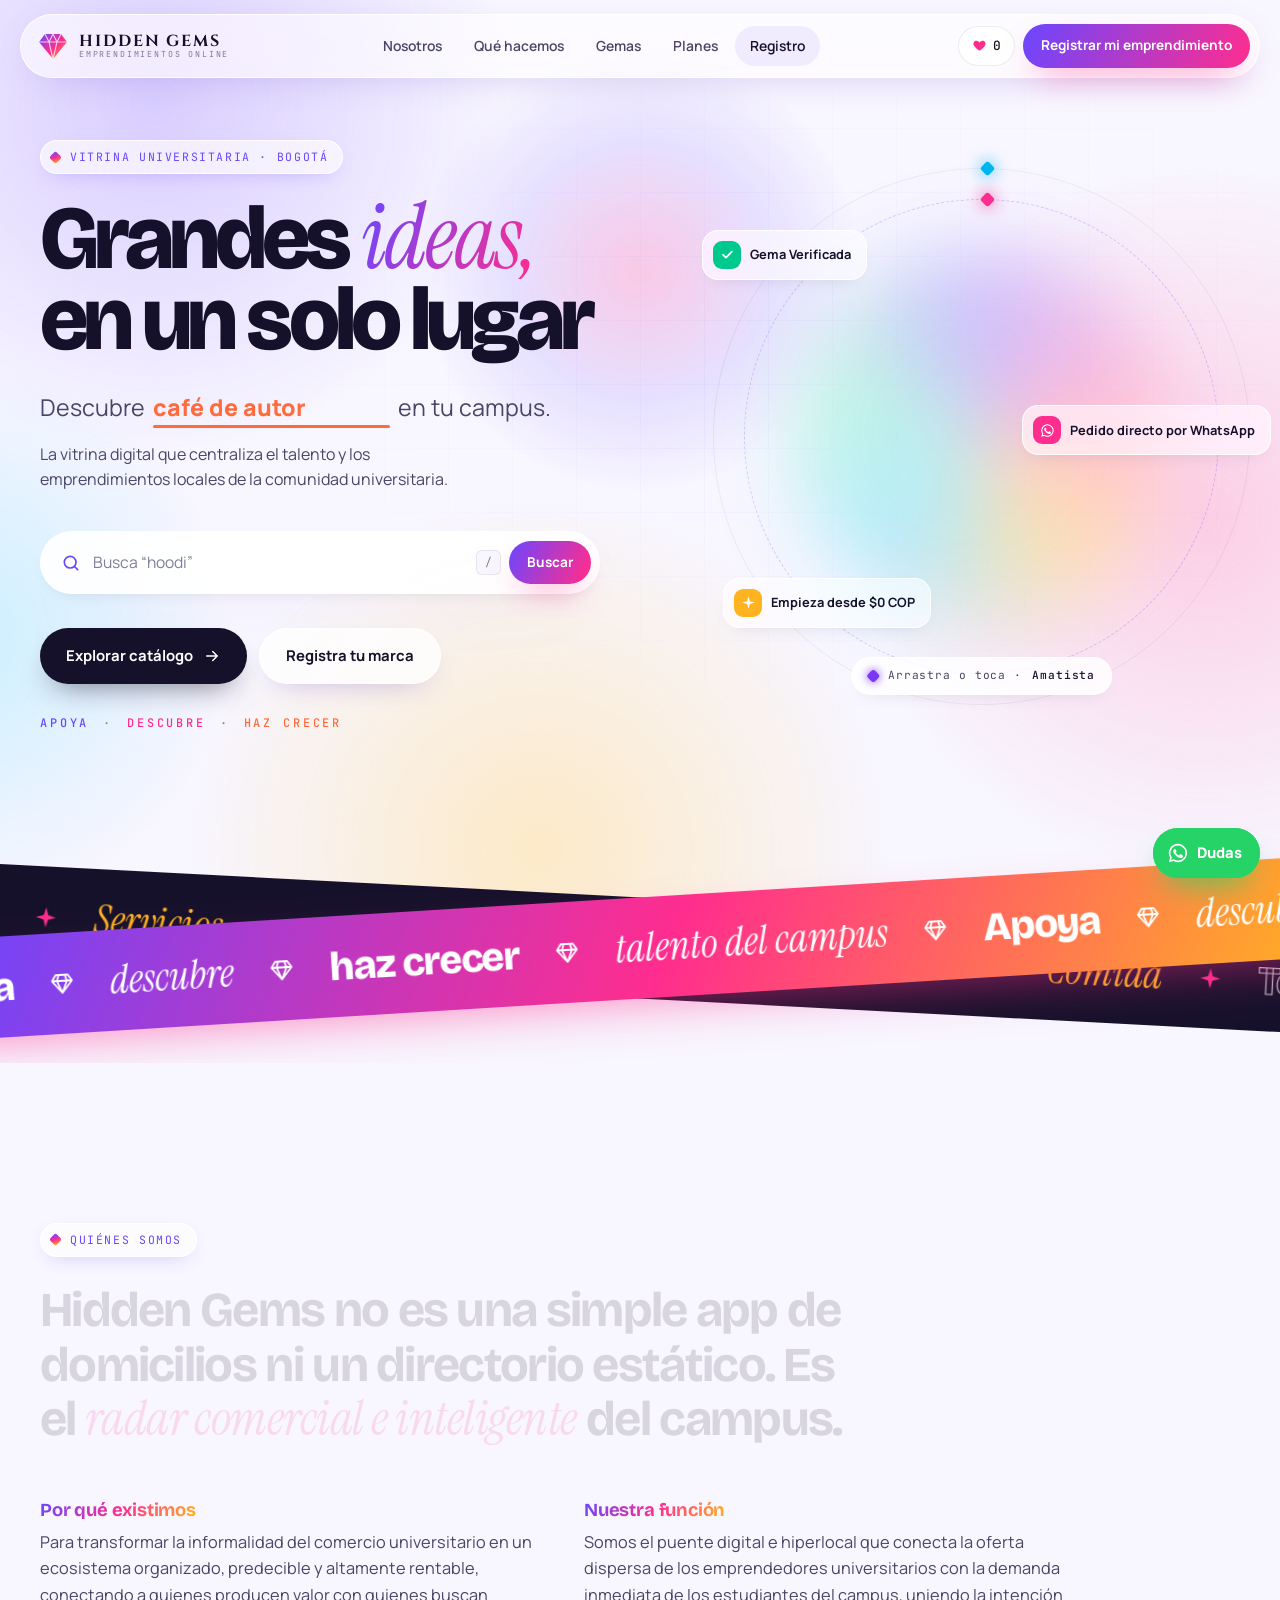
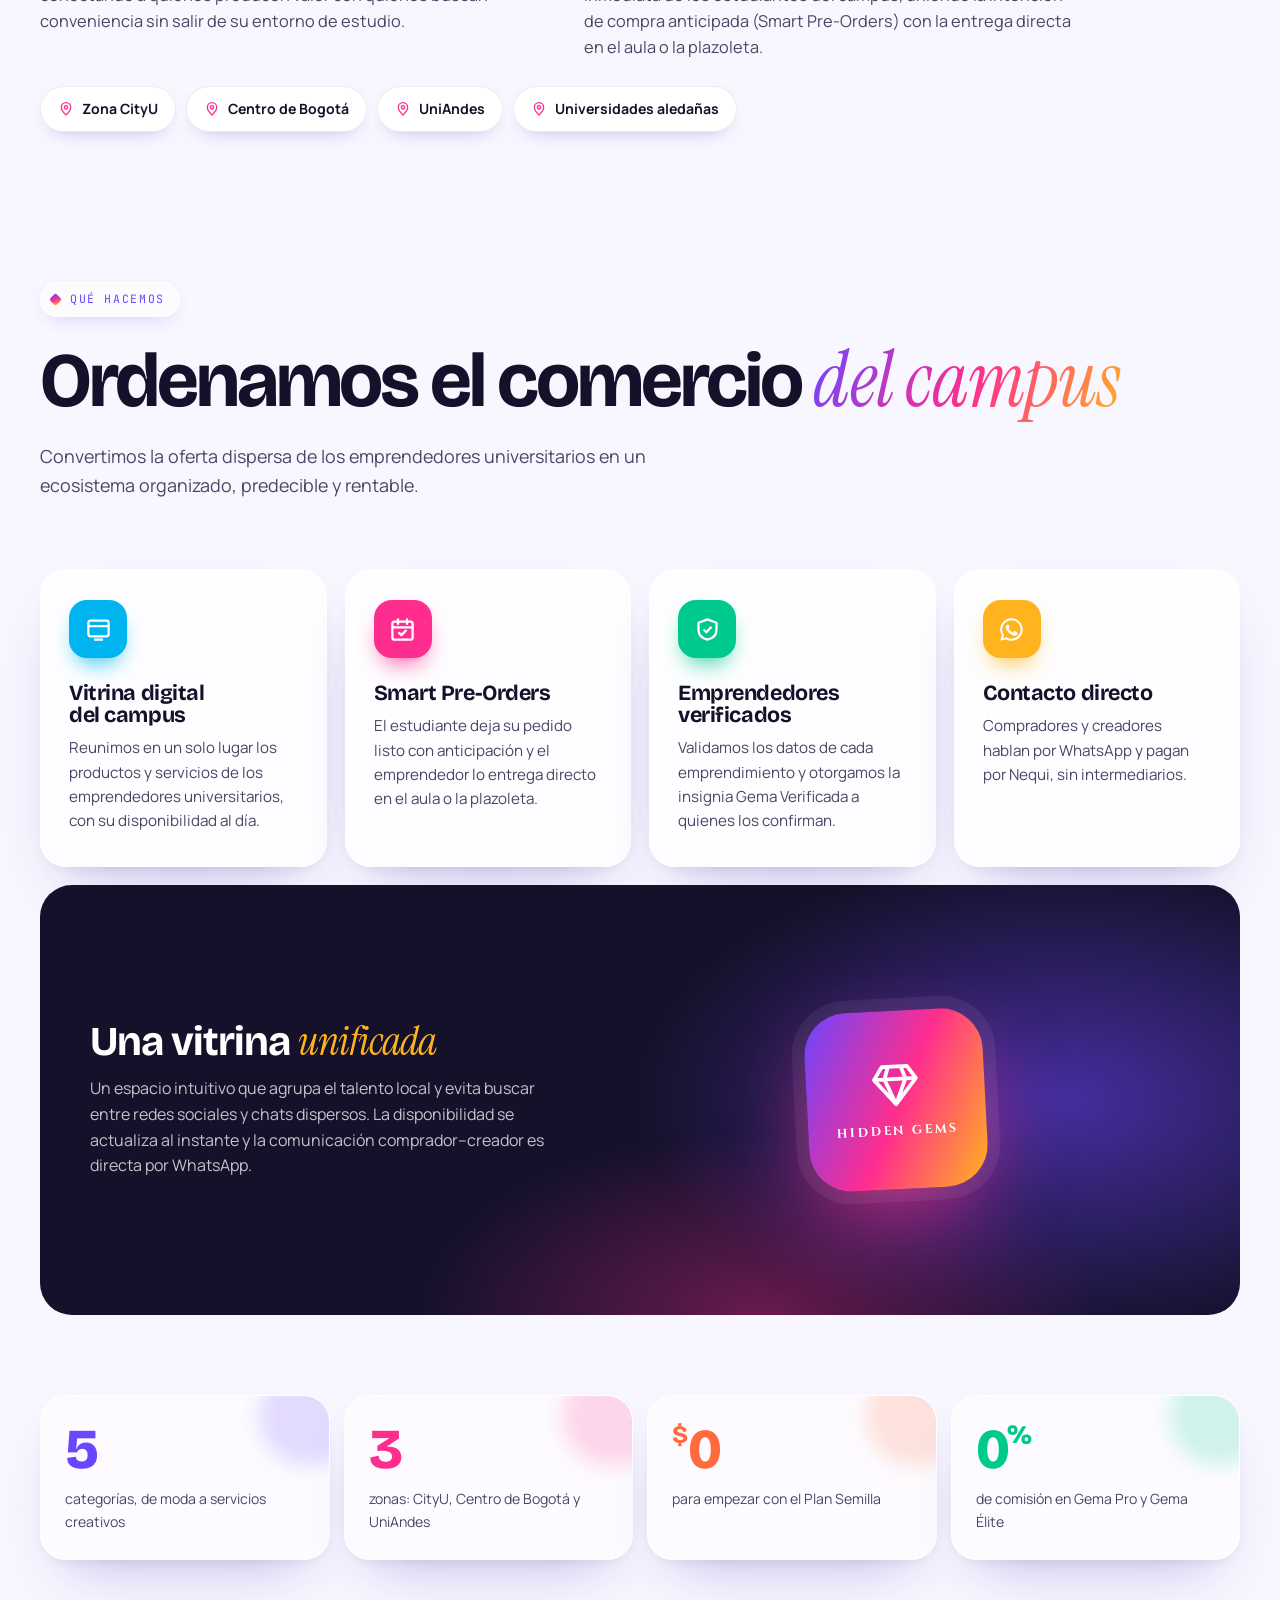
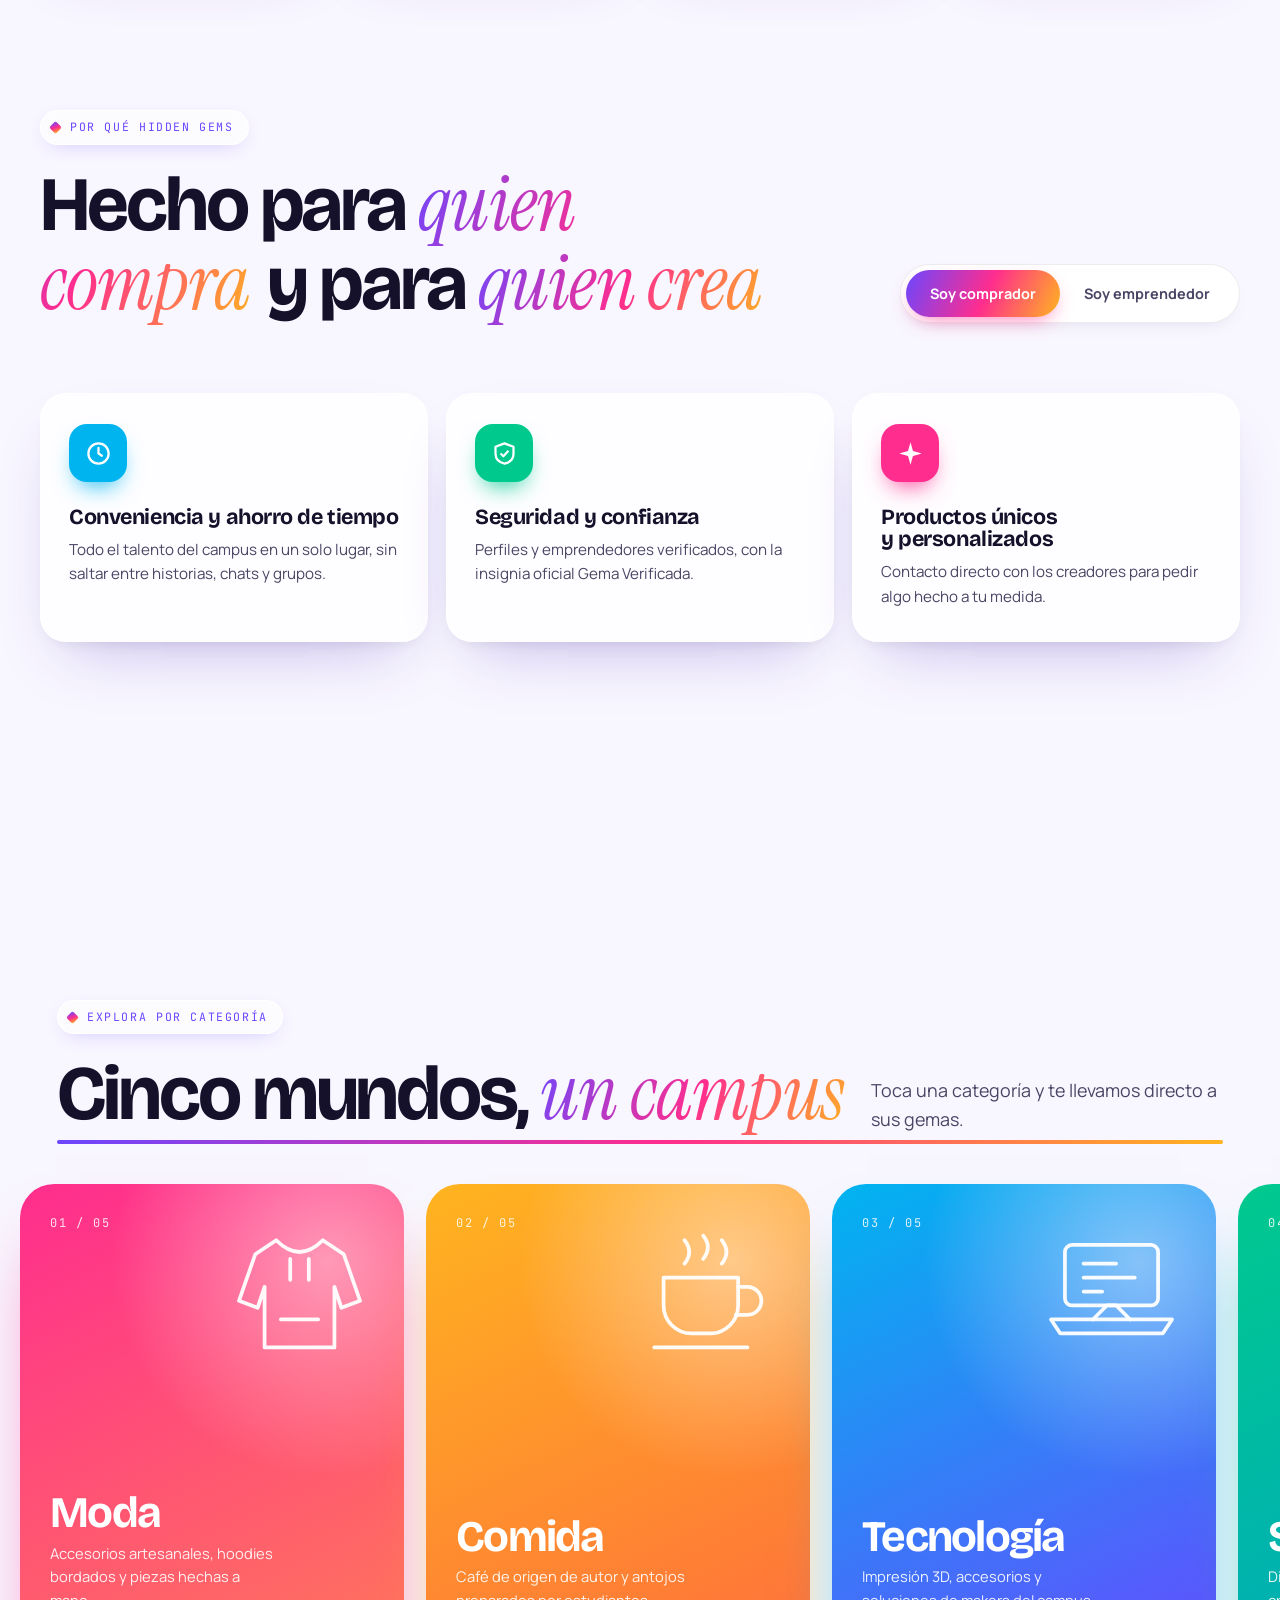
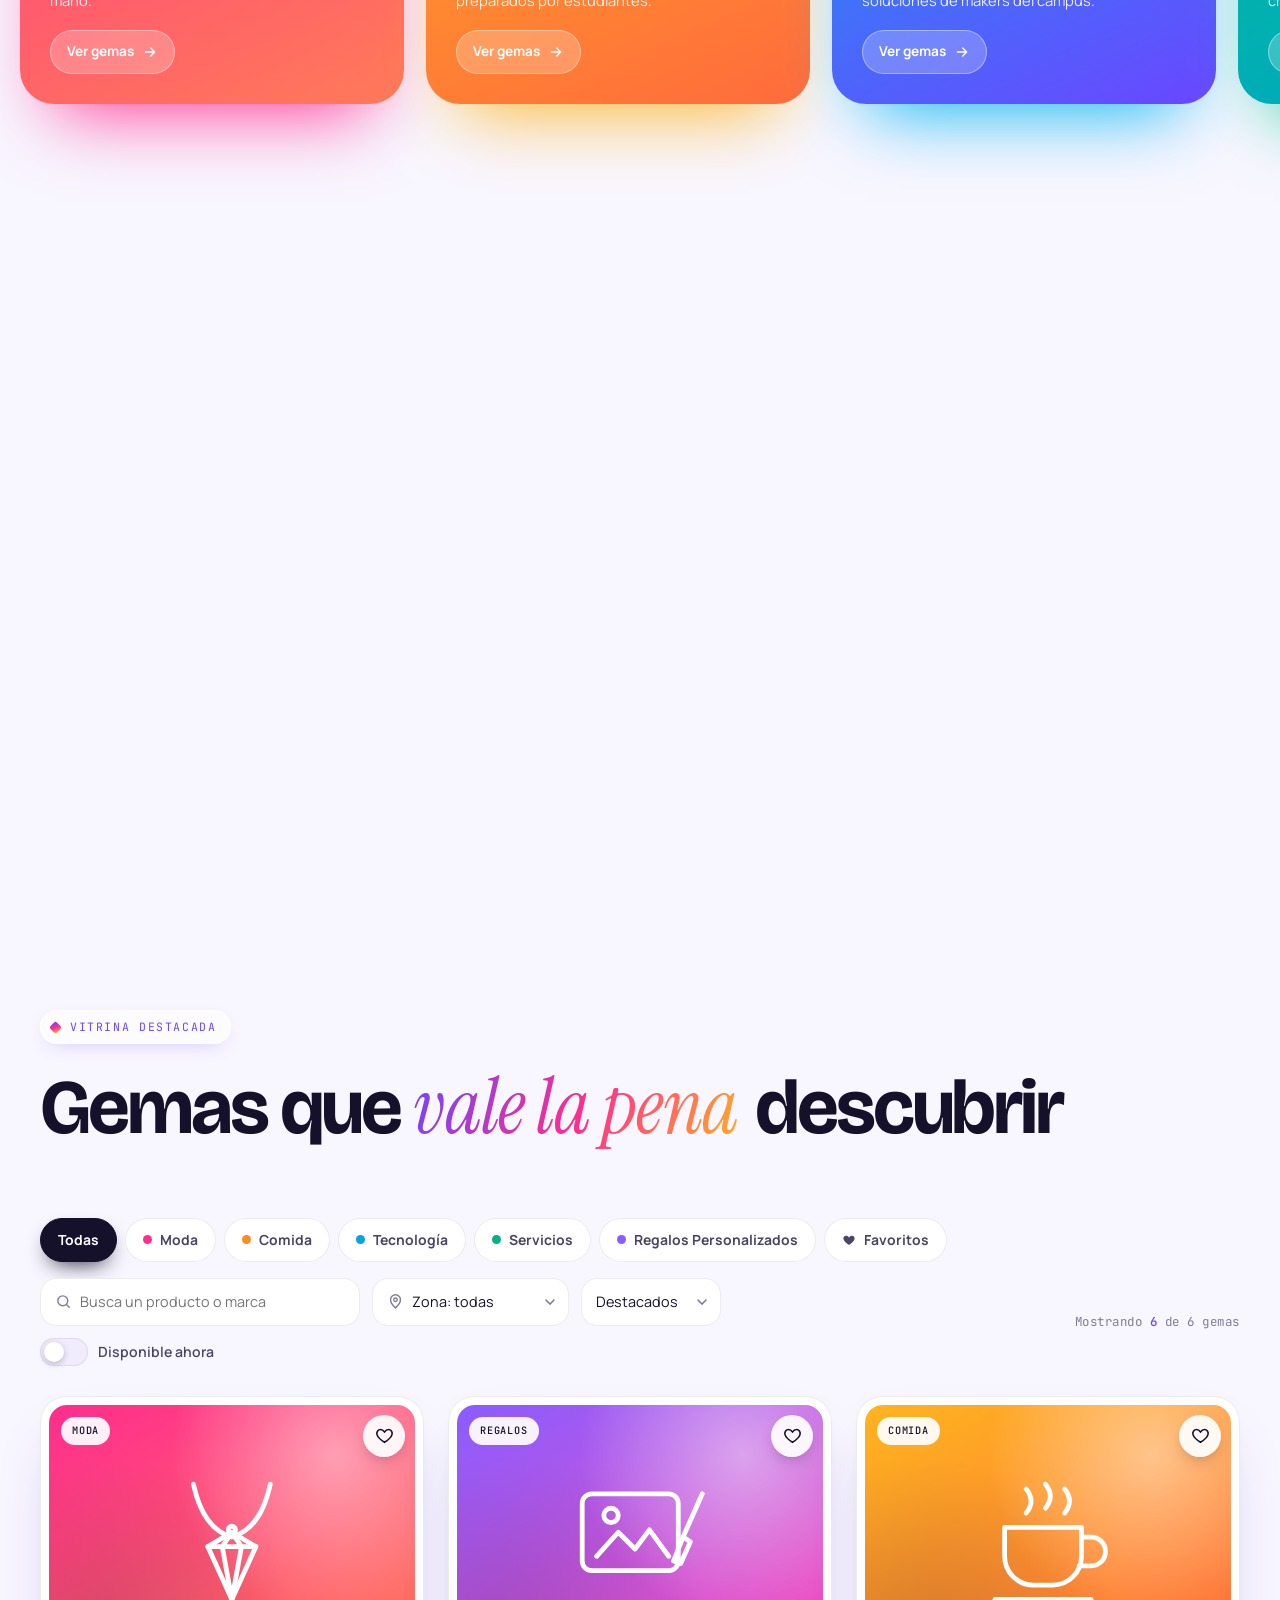
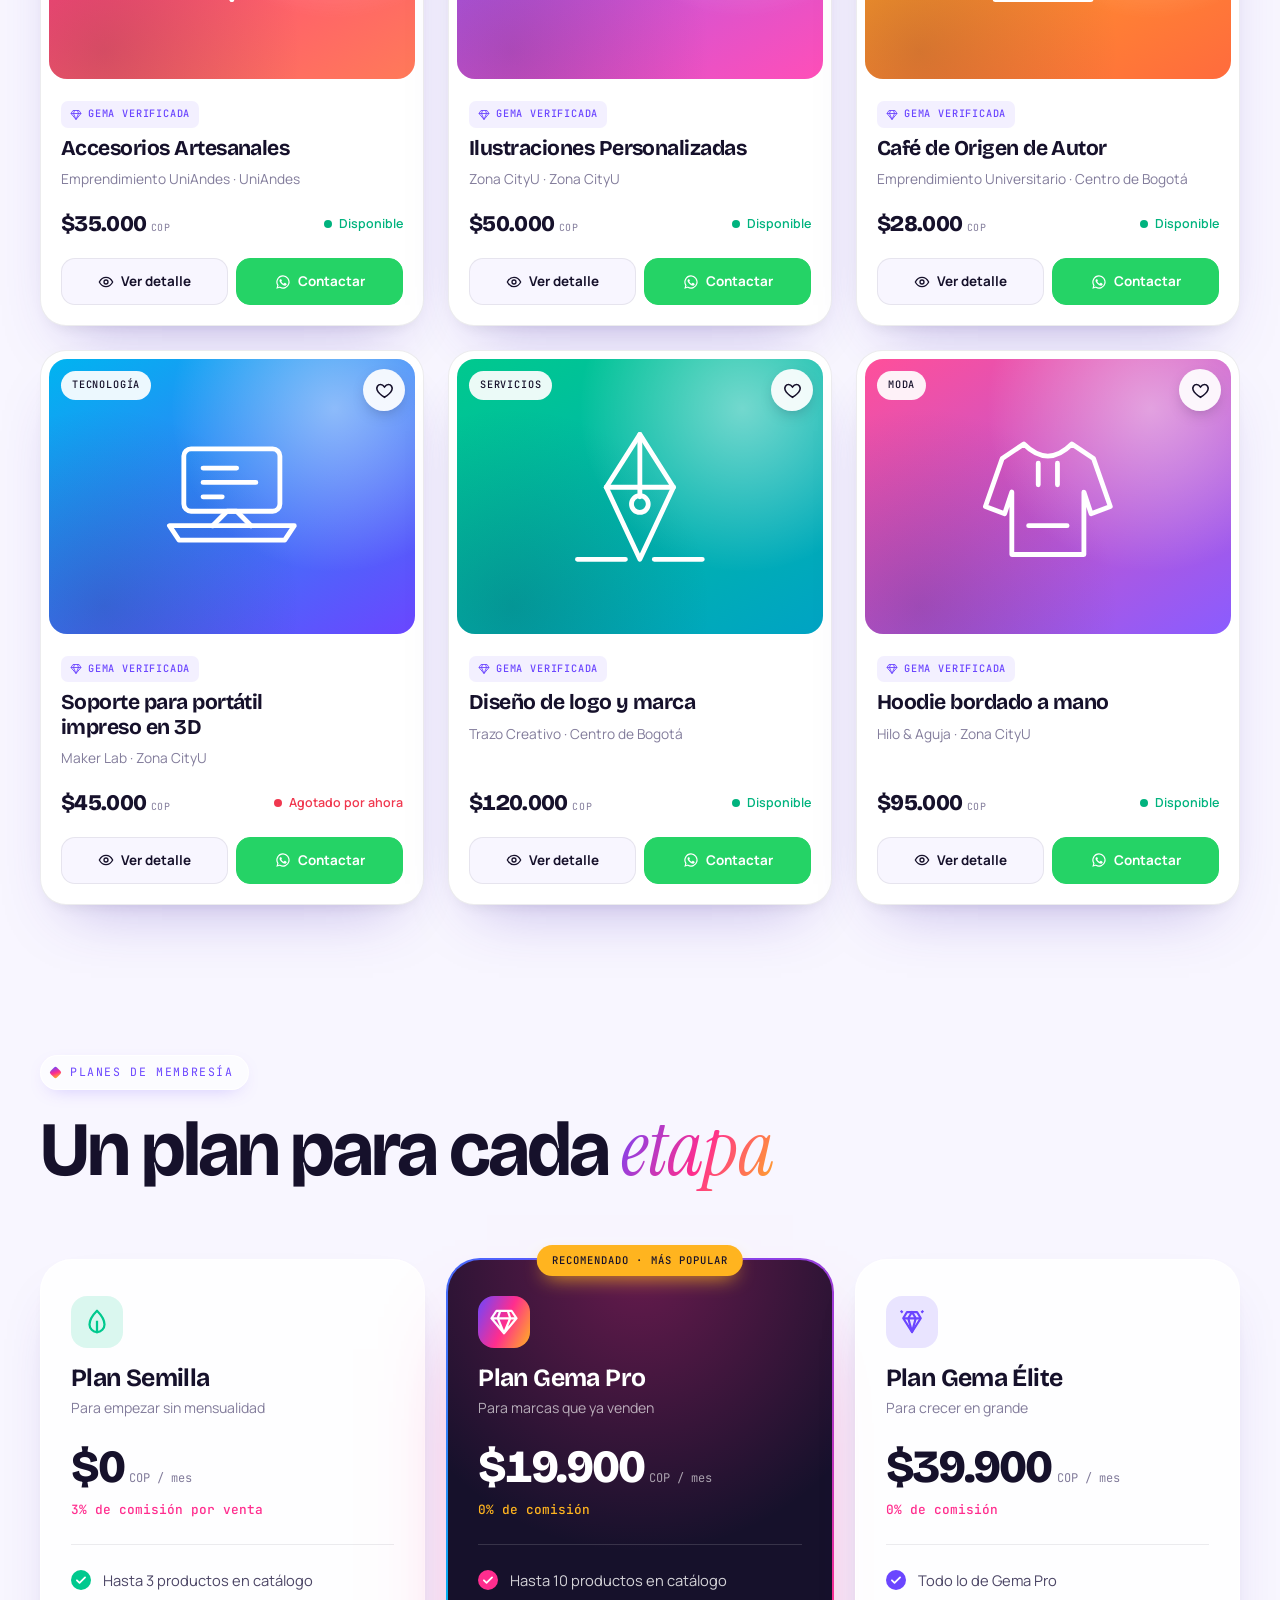
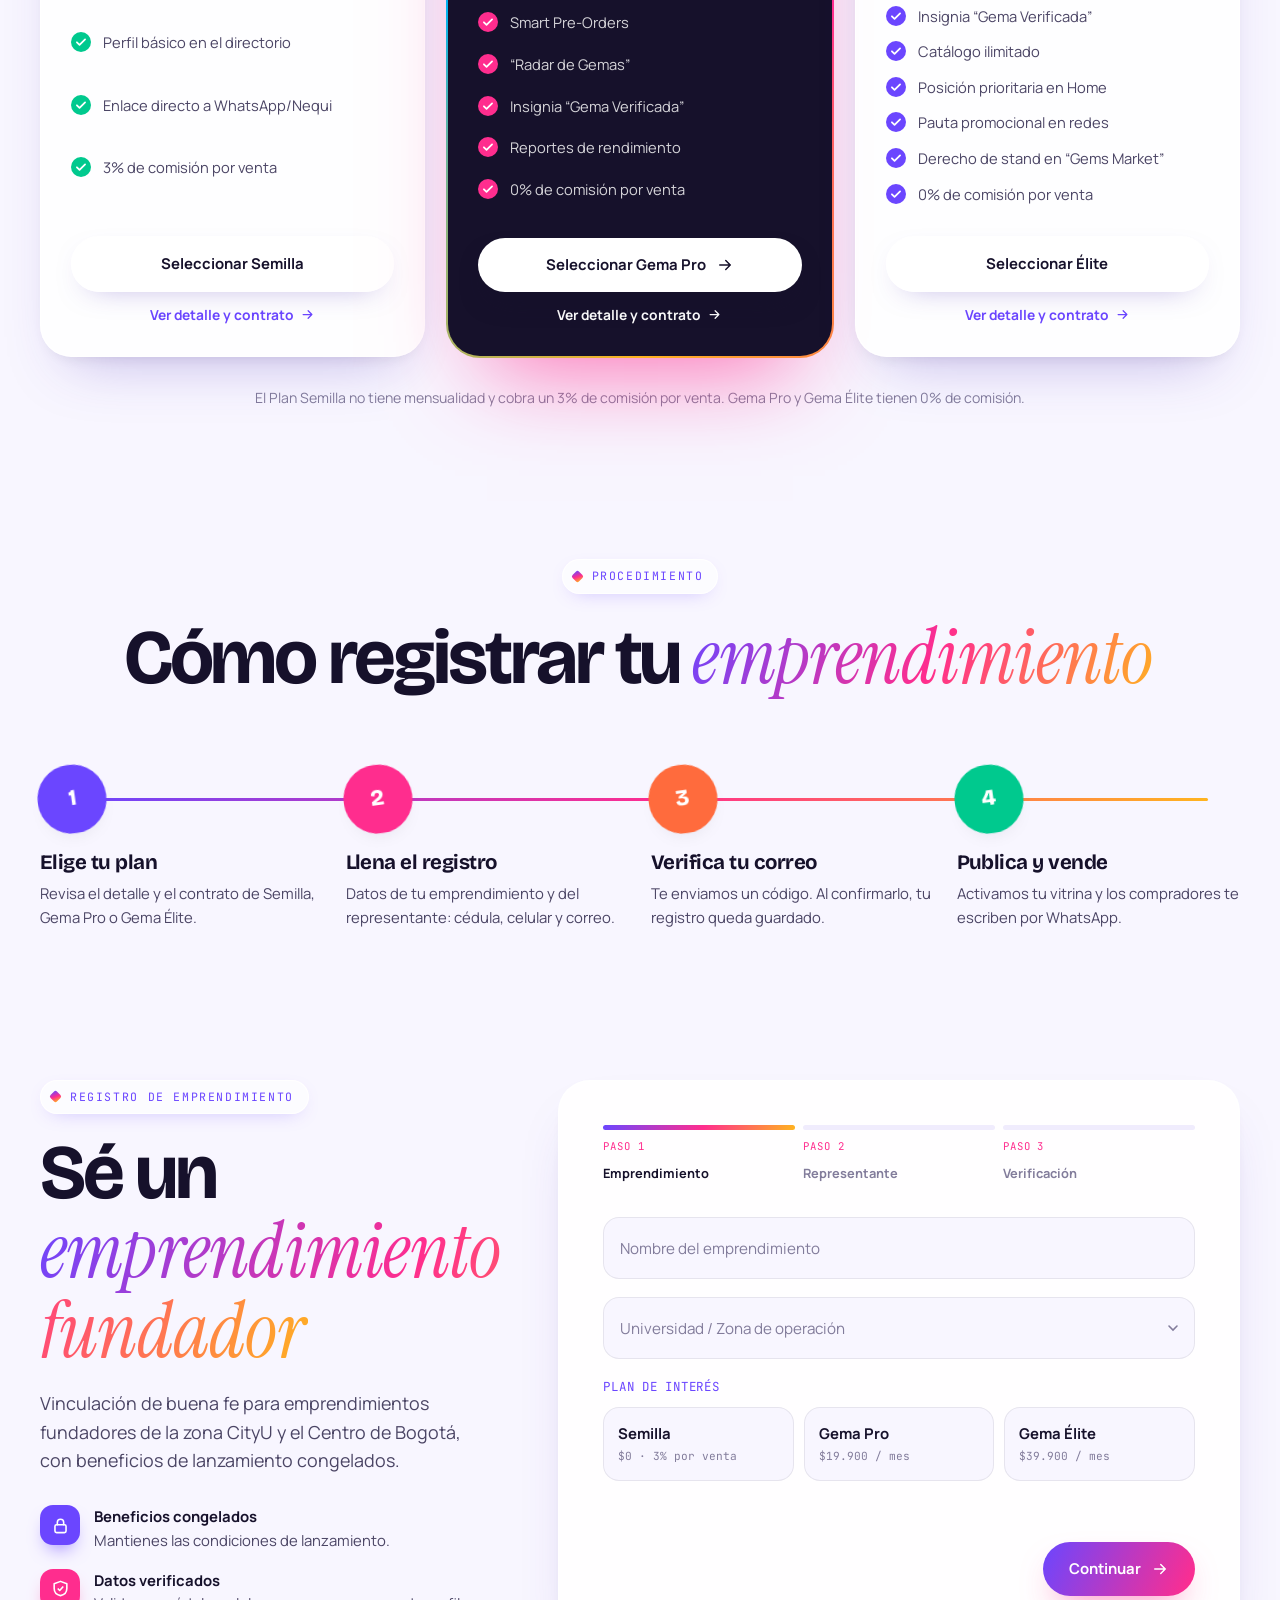
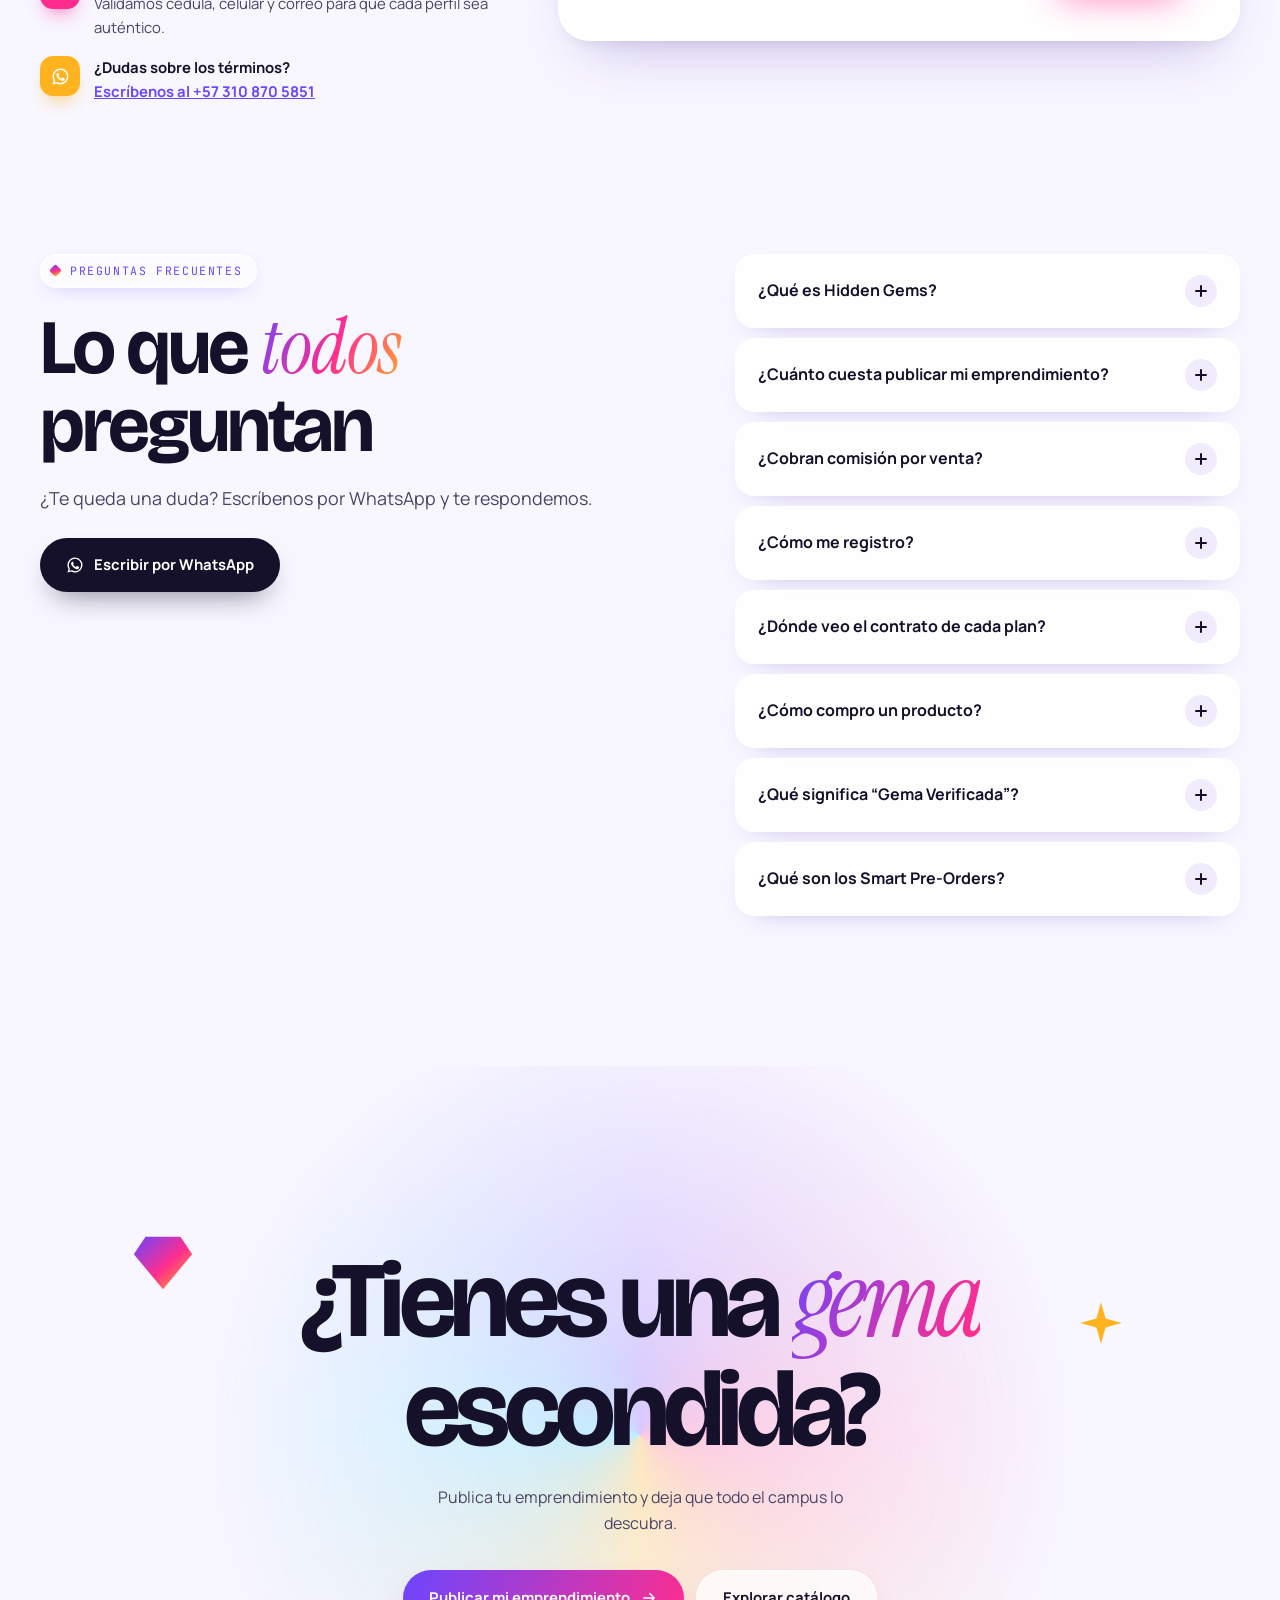
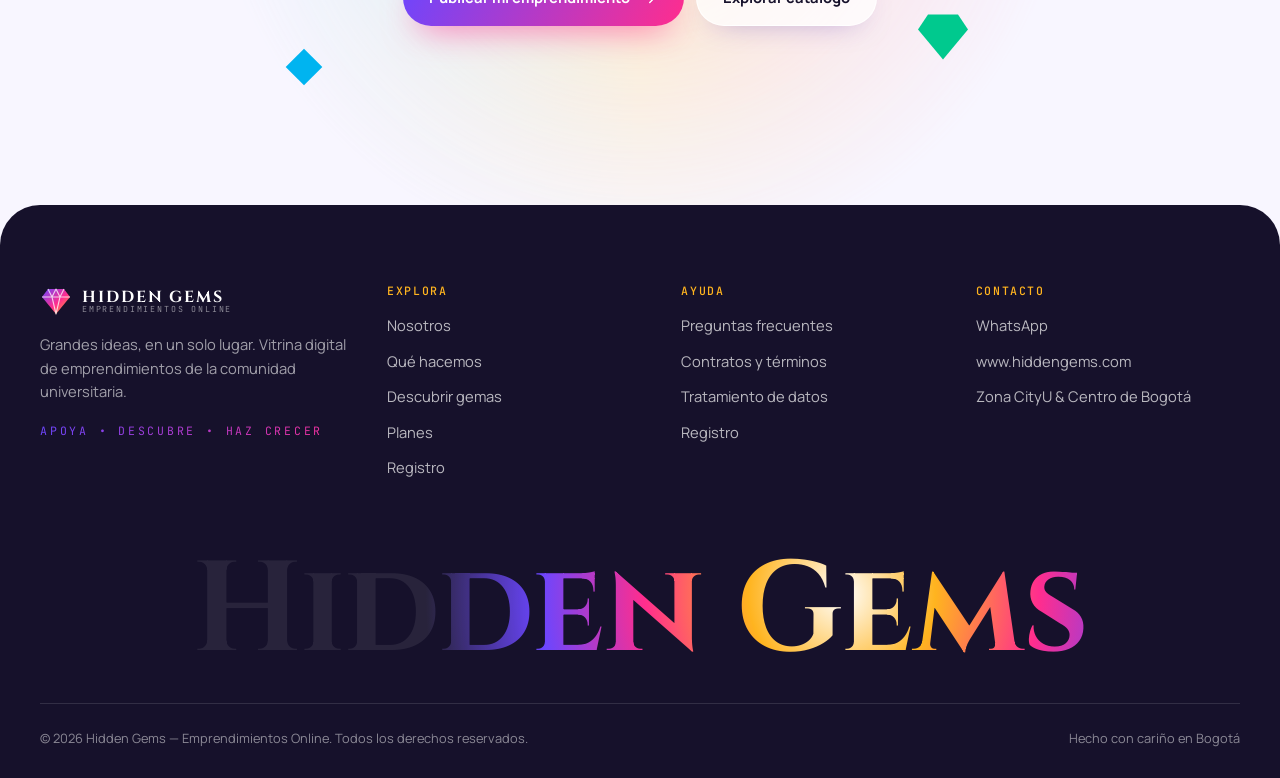
<file: index.html>
<!DOCTYPE html>
<html lang="es">
<head>
<meta charset="UTF-8">
<meta name="viewport" content="width=device-width, initial-scale=1.0, viewport-fit=cover">
<!--HEAD-START-->
<title>Hidden Gems</title>
<meta name="claude:viewport-fit-sides" content="cover">
<meta name="description" content="Hidden Gems: la vitrina digital que reúne los emprendimientos de la comunidad universitaria en Bogotá. Apoya, descubre, haz crecer.">
<meta name="theme-color" content="#f8f6ff">
<link rel="preconnect" href="https://fonts.googleapis.com">
<link rel="preconnect" href="https://fonts.gstatic.com" crossorigin>
<link href="https://fonts.googleapis.com/css2?family=Bricolage+Grotesque:opsz,wght@12..96,400..800&family=Instrument+Serif:ital@0;1&family=Manrope:wght@400;500;600;700;800&family=JetBrains+Mono:wght@400;500&family=Cinzel:wght@600;700&display=swap" rel="stylesheet">
<!--HEAD-END-->
<link rel="stylesheet" href="styles.css?v=20261102-2">
<script>document.documentElement.classList.add('js');</script>
</head>
<body>
<!--BODY-START-->
<!-- Sprite -->
<svg width="0" height="0" style="position:absolute" aria-hidden="true">
  <defs>
    <linearGradient id="gg" x1="0" y1="0" x2="1" y2="1"><stop offset="0" stop-color="#6b46ff"/><stop offset=".55" stop-color="#ff2d8e"/><stop offset="1" stop-color="#ffb41f"/></linearGradient>
    <linearGradient id="sg" x1="0" y1="0" x2="1" y2="1"><stop offset="0" stop-color="#6b46ff"/><stop offset=".55" stop-color="#ff2d8e"/><stop offset="1" stop-color="#ffb41f"/></linearGradient>
    <linearGradient id="tg" x1="0" y1="0" x2="1" y2="1"><stop offset="0" stop-color="#6b46ff"/><stop offset="1" stop-color="#ff2d8e"/></linearGradient>
  </defs>
  <symbol id="i-arrow" viewBox="0 0 24 24"><path d="M5 12h14M13 6l6 6-6 6" fill="none" stroke="currentColor" stroke-width="2" stroke-linecap="round" stroke-linejoin="round"/></symbol>
  <symbol id="i-heart" viewBox="0 0 24 24"><path d="M12 20.5s-7.5-4.6-9.3-9.2C1.4 7.9 3.6 4.5 7 4.5c2 0 3.6 1.1 5 3 1.4-1.9 3-3 5-3 3.4 0 5.6 3.4 4.3 6.8-1.8 4.6-9.3 9.2-9.3 9.2z"/></symbol>
  <symbol id="i-check" viewBox="0 0 24 24"><path d="M5 12.5l4.5 4.5L19 7.5" fill="none" stroke="currentColor" stroke-width="3" stroke-linecap="round" stroke-linejoin="round"/></symbol>
  <symbol id="i-gem" viewBox="0 0 24 24"><path d="M6 3h12l4 6-10 12L2 9z M2 9h20 M9 3l-2 6 5 12 5-12-2-6" fill="none" stroke="currentColor" stroke-width="1.8" stroke-linejoin="round"/></symbol>
  <symbol id="i-wa" viewBox="0 0 24 24"><path fill="currentColor" d="M12 2a10 10 0 0 0-8.6 15.1L2 22l5-1.3A10 10 0 1 0 12 2zm0 18.2a8.2 8.2 0 0 1-4.2-1.1l-.3-.2-3 .8.8-2.9-.2-.3A8.2 8.2 0 1 1 12 20.2zm4.5-6.1c-.2-.1-1.5-.7-1.7-.8-.2-.1-.4-.1-.6.1l-.8 1c-.1.2-.3.2-.5.1a6.7 6.7 0 0 1-3.3-2.9c-.2-.4.2-.4.7-1.3.1-.2 0-.3 0-.4l-.8-1.8c-.2-.5-.4-.4-.6-.4h-.5a1 1 0 0 0-.7.3 3 3 0 0 0-.9 2.2 5.2 5.2 0 0 0 1.1 2.7 11.8 11.8 0 0 0 4.5 4c1.7.7 2.3.8 3.2.6.5-.1 1.5-.6 1.7-1.2.2-.6.2-1.1.2-1.2-.1-.1-.2-.2-.5-.3z"/></symbol>
  <symbol id="i-eye" viewBox="0 0 24 24"><path d="M2 12s3.6-7 10-7 10 7 10 7-3.6 7-10 7S2 12 2 12z" fill="none" stroke="currentColor" stroke-width="2"/><circle cx="12" cy="12" r="3" fill="none" stroke="currentColor" stroke-width="2"/></symbol>
  <symbol id="i-search" viewBox="0 0 24 24"><circle cx="11" cy="11" r="7" fill="none" stroke="currentColor" stroke-width="2"/><path d="M20 20l-3.5-3.5" stroke="currentColor" stroke-width="2" stroke-linecap="round"/></symbol>
  <symbol id="i-pin" viewBox="0 0 24 24"><path d="M12 21s-7-6.2-7-11.5A7 7 0 0 1 19 9.5C19 14.8 12 21 12 21z" fill="none" stroke="currentColor" stroke-width="2"/><circle cx="12" cy="9.5" r="2.5" fill="none" stroke="currentColor" stroke-width="2"/></symbol>
  <symbol id="i-caret" viewBox="0 0 12 12"><path d="M2 4l4 4 4-4" fill="none" stroke="currentColor" stroke-width="1.6" stroke-linecap="round"/></symbol>
  <symbol id="i-up" viewBox="0 0 24 24"><path d="M12 19V5M6 11l6-6 6 6" fill="none" stroke="currentColor" stroke-width="2" stroke-linecap="round" stroke-linejoin="round"/></symbol>
  <symbol id="i-upload" viewBox="0 0 24 24"><path d="M12 16V4M7 9l5-5 5 5M4 16v3a1 1 0 0 0 1 1h14a1 1 0 0 0 1-1v-3" fill="none" stroke="currentColor" stroke-width="2" stroke-linecap="round" stroke-linejoin="round"/></symbol>
  <symbol id="i-spark" viewBox="0 0 24 24"><path d="M12 2l2.2 7.8L22 12l-7.8 2.2L12 22l-2.2-7.8L2 12l7.8-2.2z" fill="currentColor"/></symbol>
  <symbol id="i-chat" viewBox="0 0 24 24"><path d="M4 5h16v11H9l-5 4z" fill="none" stroke="currentColor" stroke-width="2" stroke-linejoin="round"/></symbol>
  <!-- product art (64x64) -->
  <symbol id="p-acc" viewBox="0 0 64 64"><path d="M16 8c3 14 9 20 16 22 7-2 13-8 16-22"/><path d="M22 34l10-6 10 6-10 22z"/><path d="M22 34h20M32 28l-4 6 4 22 4-22z"/><circle cx="32" cy="27" r="1.5"/></symbol>
  <symbol id="p-ill" viewBox="0 0 64 64"><rect x="8" y="12" width="40" height="32" rx="4"/><path d="M14 38l9-10 7 7 6-8 8 11"/><circle cx="20" cy="21" r="3"/><path d="M50 30l8-18M46 40l4-10 3 2-4 9z"/></symbol>
  <symbol id="p-cafe" viewBox="0 0 64 64"><path d="M14 26h32v12a12 12 0 0 1-12 12h-8a12 12 0 0 1-12-12z"/><path d="M46 30h4a6 6 0 0 1 0 12h-5"/><path d="M23 10q4 5 0 10M31 8q4 5 0 10M39 10q4 5 0 10"/><path d="M10 56h40"/></symbol>
  <symbol id="p-lap" viewBox="0 0 64 64"><rect x="12" y="12" width="40" height="26" rx="3"/><path d="M6 44h52l-4 6H10z"/><path d="M24 44l6-6h4l6 6"/><path d="M20 20h14M20 26h22M20 32h8"/></symbol>
  <symbol id="p-logo" viewBox="0 0 64 64"><path d="M32 6l14 22-14 30-14-30z"/><path d="M32 6v26"/><circle cx="32" cy="35" r="3.5"/><path d="M18 28h28"/><path d="M6 58h20M38 58h20"/></symbol>
  <symbol id="p-hood" viewBox="0 0 64 64"><path d="M22 10l-9 6-7 20 8 3 3-9v26h30V30l3 9 8-3-7-20-9-6q-10 10-20 0z"/><path d="M28 18v9M36 18v9"/><path d="M24 44h16"/></symbol>
  <symbol id="p-gift" viewBox="0 0 64 64"><rect x="10" y="26" width="44" height="10" rx="2"/><path d="M14 36v20h36V36"/><path d="M32 26v30"/><path d="M32 26c-6 0-14-2-14-8s8-6 14 8c6-14 14-14 14-8s-8 8-14 8z"/></symbol>
</svg>

<div class="splash" data-splash aria-hidden="true">
  <div class="splash__inner">
    <svg class="splash__gem" viewBox="0 0 64 64"><defs></defs><path d="M16 8h32l12 16-28 34L4 24z"/><path d="M4 24h56"/><path d="M24 8l-6 16 14 34 14-34-6-16"/></svg>
    <span class="splash__word">HIDDEN GEMS</span>
    <span class="splash__bar"></span>
  </div>
</div>

<div class="aura" aria-hidden="true"><span class="blob blob--1"></span><span class="blob blob--2"></span><span class="blob blob--3"></span><span class="blob blob--4"></span><span class="blob blob--m"></span></div>
<div class="cursor" aria-hidden="true"><span class="cursor__label">Ver</span></div>
<div class="cursor-dot" aria-hidden="true"></div>
<div class="progress" aria-hidden="true"></div>

<header class="header" id="top">
  <nav class="nav" aria-label="Principal">
    <a class="logo" href="#inicio" aria-label="Hidden Gems, inicio">
      <svg class="logo__mark" viewBox="0 0 32 32" aria-hidden="true"><path d="M8 4h16l6 8-14 17L2 12z" fill="url(#gg)"/><path d="M2 12h28M8 4l4 8 4 17 4-17 4-8M12 12l4-8 4 8" fill="none" stroke="#fff" stroke-opacity=".75" stroke-width="1.1" stroke-linejoin="round"/></svg>
      <span class="logo__txt"><span class="logo__name">Hidden Gems</span><span class="logo__sub">EMPRENDIMIENTOS ONLINE</span></span>
    </a>
    <ul class="nav__links">
      <li><a href="#nosotros">Nosotros</a></li>
      <li><a href="#que-hacemos">Qué hacemos</a></li>
      <li><a href="#catalogo">Gemas</a></li>
      <li><a href="#planes">Planes</a></li>
      <li><a href="#registro">Registro</a></li>
      <li class="nav__pill" aria-hidden="true"></li>
    </ul>
    <div class="nav__actions">
      <button class="fav-pill" id="favPill" type="button" aria-label="Ver mis favoritos"><svg><use href="#i-heart"/></svg><span id="favCount">0</span></button>
      <a href="#registro" class="btn btn--sm btn--grad magnetic">Registrar mi emprendimiento</a>
      <button class="burger" id="burger" type="button" aria-label="Abrir menú" aria-expanded="false" aria-controls="mmenu"><span></span><span></span></button>
    </div>
  </nav>
</header>

<div class="mmenu" id="mmenu" aria-hidden="true">
  <ol>
    <li><a href="#nosotros"><small>01</small>Nosotros</a></li>
    <li><a href="#que-hacemos"><small>02</small>Qué hacemos</a></li>
    <li><a href="#catalogo"><small>03</small>Descubrir gemas</a></li>
    <li><a href="#planes"><small>04</small>Planes</a></li>
    <li><a href="#registro"><small>05</small>Registro</a></li>
    <li><a href="#faq"><small>06</small>Preguntas</a></li>
  </ol>
  <div class="mmenu__cta">
    <a href="#registro" class="btn btn--grad btn--block">Registrar mi emprendimiento</a>
    <a href="https://wa.me/573108705851" class="btn btn--ghost btn--block" target="_blank" rel="noopener">Dudas por WhatsApp</a>
  </div>
</div>

<main>
<!-- ============ HERO ============ -->
<section class="hero" id="inicio">
  <div class="hero__grid" aria-hidden="true"></div>
  <div class="wrap hero__inner">
    <div class="hero__copy">
      <span class="eyebrow">Vitrina universitaria · Bogotá</span>
      <h1 class="split" data-split>Grandes <em class="gt">ideas,</em><br>en un solo lugar</h1>
      <p class="hero__rotator">Descubre
        <span class="rotator" id="rotator" aria-live="off">
          <span class="rotator__word is-on" style="--c:var(--fuchsia)">moda hecha a mano</span>
          <span class="rotator__word" style="--c:var(--coral)">café de autor</span>
          <span class="rotator__word" style="--c:var(--violet)">ilustraciones únicas</span>
          <span class="rotator__word" style="--c:var(--cyan)">tecnología maker</span>
          <span class="rotator__word" style="--c:var(--mint)">diseño de marca</span>
        </span>
        en tu campus.
      </p>
      <p class="hero__lede">La vitrina digital que centraliza el talento y los emprendimientos locales de la comunidad universitaria.</p>
      <form class="search" id="heroSearch" role="search">
        <svg aria-hidden="true"><use href="#i-search"/></svg>
        <input type="search" id="heroQ" placeholder="Busca un producto o marca" aria-label="Buscar un producto o marca" autocomplete="off">
        <span class="kbd" aria-hidden="true">/</span>
        <button class="btn btn--sm btn--grad" type="submit">Buscar</button>
      </form>
      <div class="hero__ctas">
        <a href="#catalogo" class="btn magnetic">Explorar catálogo <svg><use href="#i-arrow"/></svg></a>
        <a href="#planes" class="btn btn--ghost magnetic">Registra tu marca</a>
      </div>
      <p class="slogan"><b>APOYA</b>·<b>DESCUBRE</b>·<b>HAZ CRECER</b></p>
    </div>
    <div class="hero__stage" id="gemStage">
      <div class="hero__halo" aria-hidden="true"></div>
      <div class="hero__ring" aria-hidden="true"></div>
      <div class="hero__ring hero__ring--2" aria-hidden="true"></div>
      <canvas class="gem-canvas" id="gem" role="img" aria-label="Gema facetada en 3D. Arrástrala para girarla y tócala para cambiar su color."></canvas>
      <span class="chip-float chip-float--1" aria-hidden="true"><i><svg><use href="#i-check"/></svg></i>Gema Verificada</span>
      <span class="chip-float chip-float--2" aria-hidden="true"><i><svg><use href="#i-wa"/></svg></i>Pedido directo por WhatsApp</span>
      <span class="chip-float chip-float--3" aria-hidden="true"><i><svg><use href="#i-spark"/></svg></i>Empieza desde $0 COP</span>
      <span class="gem-hint" id="gemHint"><i></i>Arrastra o toca · <b id="gemName">Amatista</b></span>
    </div>
  </div>
</section>

<!-- ============ RIBBONS ============ -->
<div class="ribbons" aria-hidden="true">
  <div class="ribbon ribbon--b"><div class="ribbon__track" data-marquee="-1">
    <div class="ribbon__group"><span>Moda</span><svg><use href="#i-spark"/></svg><span><em>Comida</em></span><svg><use href="#i-spark"/></svg><span>Tecnología</span><svg><use href="#i-spark"/></svg><span><em>Servicios</em></span><svg><use href="#i-spark"/></svg><span>Regalos personalizados</span><svg><use href="#i-spark"/></svg></div>
  </div></div>
  <div class="ribbon ribbon--a"><div class="ribbon__track" data-marquee="1">
    <div class="ribbon__group"><span>Apoya</span><svg><use href="#i-gem"/></svg><span><em>descubre</em></span><svg><use href="#i-gem"/></svg><span>haz crecer</span><svg><use href="#i-gem"/></svg><span><em>talento del campus</em></span><svg><use href="#i-gem"/></svg></div>
  </div></div>
</div>

<!-- ============ NOSOTROS ============ -->
<section class="section" id="nosotros">
  <div class="wrap">
    <span class="eyebrow reveal">Quiénes somos</span>
    <p class="about__text" id="aboutText" style="margin-top:26px">Hidden Gems no es una simple app de domicilios ni un directorio estático. Es el <em>radar comercial e inteligente</em> del campus.</p>
    <div class="about__cols">
      <div class="reveal"><h3>Por qué existimos</h3><p>Para transformar la informalidad del comercio universitario en un ecosistema organizado, predecible y altamente rentable, conectando a quienes producen valor con quienes buscan conveniencia sin salir de su entorno de estudio.</p></div>
      <div class="reveal" style="--d:.1s"><h3>Nuestra función</h3><p>Somos el puente digital e hiperlocal que conecta la oferta dispersa de los emprendedores universitarios con la demanda inmediata de los estudiantes del campus, uniendo la intención de compra anticipada (Smart Pre-Orders) con la entrega directa en el aula o la plazoleta.</p></div>
    </div>
    <div class="zones reveal">
      <span class="zone"><svg><use href="#i-pin"/></svg>Zona CityU</span>
      <span class="zone"><svg><use href="#i-pin"/></svg>Centro de Bogotá</span>
      <span class="zone"><svg><use href="#i-pin"/></svg>UniAndes</span>
      <span class="zone"><svg><use href="#i-pin"/></svg>Universidades aledañas</span>
    </div>
  </div>
</section>

<!-- ============ QUE HACEMOS ============ -->
<section class="section" id="que-hacemos" style="padding-top:0">
  <div class="wrap">
    <div class="sec-head">
      <span class="eyebrow reveal">Qué hacemos</span>
      <h2 class="h2 reveal">Ordenamos el comercio <em>del campus</em></h2>
      <p class="lede reveal">Convertimos la oferta dispersa de los emprendedores universitarios en un ecosistema organizado, predecible y rentable.</p>
    </div>
    <div class="does">
      <article class="benefit reveal" style="--c:var(--cyan)"><span class="benefit__ico"><svg viewBox="0 0 24 24" fill="none" stroke="currentColor" stroke-width="2" stroke-linejoin="round"><rect x="3" y="4" width="18" height="14" rx="2"/><path d="M3 9h18M8 21h8"/></svg></span><h3>Vitrina digital del campus</h3><p>Reunimos en un solo lugar los productos y servicios de los emprendedores universitarios, con su disponibilidad al día.</p></article>
      <article class="benefit reveal" style="--c:var(--fuchsia);--d:.08s"><span class="benefit__ico"><svg viewBox="0 0 24 24" fill="none" stroke="currentColor" stroke-width="2" stroke-linecap="round" stroke-linejoin="round"><rect x="3" y="5" width="18" height="16" rx="2"/><path d="M3 10h18M8 3v4M16 3v4M9 15l2 2 4-4"/></svg></span><h3>Smart Pre-Orders</h3><p>El estudiante deja su pedido listo con anticipación y el emprendedor lo entrega directo en el aula o la plazoleta.</p></article>
      <article class="benefit reveal" style="--c:var(--mint);--d:.16s"><span class="benefit__ico"><svg viewBox="0 0 24 24" fill="none" stroke="currentColor" stroke-width="2" stroke-linejoin="round"><path d="M12 3l8 3v6c0 5-3.5 8-8 9-4.5-1-8-4-8-9V6z"/><path d="M8.5 12l2.5 2.5 4.5-5"/></svg></span><h3>Emprendedores verificados</h3><p>Validamos los datos de cada emprendimiento y otorgamos la insignia Gema Verificada a quienes los confirman.</p></article>
      <article class="benefit reveal" style="--c:var(--sun);--d:.24s"><span class="benefit__ico"><svg><use href="#i-wa"/></svg></span><h3>Contacto directo</h3><p>Compradores y creadores hablan por WhatsApp y pagan por Nequi, sin intermediarios.</p></article>
    </div>

    <div class="unify reveal">
      <div>
        <h3>Una vitrina <em>unificada</em></h3>
        <p>Un espacio intuitivo que agrupa el talento local y evita buscar entre redes sociales y chats dispersos. La disponibilidad se actualiza al instante y la comunicación comprador–creador es directa por WhatsApp.</p>
      </div>
      <div class="converge" id="converge" aria-hidden="true">
        <span class="bubble" style="--bx:-170px;--by:-110px;--c:#ff2d8e"><i></i>Historias de Instagram</span>
        <span class="bubble" style="--bx:150px;--by:-120px;--c:#00c98e"><i></i>Grupos de WhatsApp</span>
        <span class="bubble" style="--bx:-190px;--by:40px;--c:#ffb41f"><i></i>Carteleras del campus</span>
        <span class="bubble" style="--bx:175px;--by:70px;--c:#00b4f0"><i></i>Chats sueltos</span>
        <span class="bubble" style="--bx:-30px;--by:135px;--c:#ac8fff"><i></i>Voz a voz</span>
        <div class="converge__hub"><div><svg><use href="#i-gem"/></svg><span>HIDDEN GEMS</span></div></div>
      </div>
    </div>

    <div class="stats" id="stats">
      <div class="stat reveal" style="--c:var(--violet)"><div class="stat__n"><span data-count="5">5</span></div><p class="stat__l">categorías, de moda a servicios creativos</p></div>
      <div class="stat reveal" style="--c:var(--fuchsia);--d:.08s"><div class="stat__n"><span data-count="3">3</span></div><p class="stat__l">zonas: CityU, Centro de Bogotá y UniAndes</p></div>
      <div class="stat reveal" style="--c:var(--coral);--d:.16s"><div class="stat__n"><small>$</small>0</div><p class="stat__l">para empezar con el Plan Semilla</p></div>
      <div class="stat reveal" style="--c:var(--mint);--d:.24s"><div class="stat__n">0<small>%</small></div><p class="stat__l">de comisión en Gema Pro y Gema Élite</p></div>
    </div>
  </div>
</section>

<!-- ============ PILARES ============ -->
<section class="section" id="pilares" style="padding-top:0">
  <div class="wrap">
    <div class="sec-head sec-head--split">
      <div>
        <span class="eyebrow reveal">Por qué Hidden Gems</span>
        <h2 class="h2 reveal">Hecho para <em>quien compra</em> y para <em>quien crea</em></h2>
      </div>
      <div class="seg reveal" role="tablist" aria-label="Elige tu perfil" id="seg">
        <span class="seg__thumb" aria-hidden="true"></span>
        <button role="tab" type="button" aria-selected="true" aria-controls="aud-buy" id="tab-buy">Soy comprador</button>
        <button role="tab" type="button" aria-selected="false" aria-controls="aud-sell" id="tab-sell">Soy emprendedor</button>
      </div>
    </div>

    <div class="aud" id="aud-buy" role="tabpanel" aria-labelledby="tab-buy">
      <article class="benefit reveal" style="--c:var(--cyan)"><span class="benefit__ico"><svg viewBox="0 0 24 24" fill="none" stroke="currentColor" stroke-width="2" stroke-linecap="round"><circle cx="12" cy="12" r="9"/><path d="M12 7v5l3 2"/></svg></span><h3>Conveniencia y ahorro de tiempo</h3><p>Todo el talento del campus en un solo lugar, sin saltar entre historias, chats y grupos.</p></article>
      <article class="benefit reveal" style="--c:var(--mint);--d:.08s"><span class="benefit__ico"><svg viewBox="0 0 24 24" fill="none" stroke="currentColor" stroke-width="2" stroke-linejoin="round"><path d="M12 3l8 3v6c0 5-3.5 8-8 9-4.5-1-8-4-8-9V6z"/><path d="M8.5 12l2.5 2.5 4.5-5"/></svg></span><h3>Seguridad y confianza</h3><p>Perfiles y emprendedores verificados, con la insignia oficial Gema Verificada.</p></article>
      <article class="benefit reveal" style="--c:var(--fuchsia);--d:.16s"><span class="benefit__ico"><svg><use href="#i-spark"/></svg></span><h3>Productos únicos y personalizados</h3><p>Contacto directo con los creadores para pedir algo hecho a tu medida.</p></article>
    </div>
    <div class="aud" id="aud-sell" role="tabpanel" aria-labelledby="tab-sell" hidden>
      <article class="benefit" style="--c:var(--sun)"><span class="benefit__ico"><svg viewBox="0 0 24 24" fill="none" stroke="currentColor" stroke-width="2" stroke-linecap="round" stroke-linejoin="round"><path d="M5 19c1-4 3-6 5-7M14 4c4 0 6 2 6 6l-7 7-6-6z"/><circle cx="15" cy="9" r="1.5"/></svg></span><h3>Barreras de entrada reducidas</h3><p>Empieza gratis con el Plan Semilla y paga solo un 3% por venta, sin montar una tienda propia.</p></article>
      <article class="benefit" style="--c:var(--violet)"><span class="benefit__ico"><svg viewBox="0 0 24 24" fill="none" stroke="currentColor" stroke-width="2" stroke-linejoin="round"><path d="M3 10v4h3l7 5V5L6 10z"/><path d="M17 9a4 4 0 0 1 0 6"/></svg></span><h3>Mayor exposición y alcance</h3><p>Llega a miles de estudiantes en el campus que ya están buscando lo que haces.</p></article>
      <article class="benefit" style="--c:var(--coral)"><span class="benefit__ico"><svg viewBox="0 0 24 24" fill="none" stroke="currentColor" stroke-width="2" stroke-linecap="round"><path d="M4 20V10M10 20V4M16 20v-7M22 20H2"/></svg></span><h3>Herramientas de gestión</h3><p>Smart Pre-Orders, Radar de Gemas y reportes de rendimiento de tus ventas.</p></article>
    </div>

  </div>
</section>

<!-- ============ CATEGORIES (horizontal) ============ -->
<section class="cats" id="categorias" aria-label="Categorías">
  <div class="cats__pin" id="catsPin">
    <div class="wrap">
      <div class="sec-head sec-head--split" style="margin-bottom:0">
        <div>
          <span class="eyebrow reveal">Explora por categoría</span>
          <h2 class="h2 reveal">Cinco mundos, <em>un campus</em></h2>
        </div>
        <p class="lede reveal" style="max-width:32ch">Toca una categoría y te llevamos directo a sus gemas.</p>
      </div>
      <div class="cats__bar" aria-hidden="true"><span id="catsBar"></span></div>
    </div>
    <div class="cats__track" id="catsTrack">
      <button class="cat cat--moda" type="button" data-goto="Moda"><span class="cat__n">01 / 05</span><svg class="cat__art" viewBox="0 0 64 64" aria-hidden="true"><use href="#p-hood"/></svg><span><h3>Moda</h3><p>Accesorios artesanales, hoodies bordados y piezas hechas a mano.</p><span class="cat__go">Ver gemas <svg><use href="#i-arrow"/></svg></span></span></button>
      <button class="cat cat--comida" type="button" data-goto="Comida"><span class="cat__n">02 / 05</span><svg class="cat__art" viewBox="0 0 64 64" aria-hidden="true"><use href="#p-cafe"/></svg><span><h3>Comida</h3><p>Café de origen de autor y antojos preparados por estudiantes.</p><span class="cat__go">Ver gemas <svg><use href="#i-arrow"/></svg></span></span></button>
      <button class="cat cat--tec" type="button" data-goto="Tecnología"><span class="cat__n">03 / 05</span><svg class="cat__art" viewBox="0 0 64 64" aria-hidden="true"><use href="#p-lap"/></svg><span><h3>Tecnología</h3><p>Impresión 3D, accesorios y soluciones de makers del campus.</p><span class="cat__go">Ver gemas <svg><use href="#i-arrow"/></svg></span></span></button>
      <button class="cat cat--serv" type="button" data-goto="Servicios"><span class="cat__n">04 / 05</span><svg class="cat__art" viewBox="0 0 64 64" aria-hidden="true"><use href="#p-logo"/></svg><span><h3>Servicios</h3><p>Diseño de logo y marca, y talento creativo por encargo.</p><span class="cat__go">Ver gemas <svg><use href="#i-arrow"/></svg></span></span></button>
      <button class="cat cat--regalos" type="button" data-goto="Regalos Personalizados"><span class="cat__n">05 / 05</span><svg class="cat__art" viewBox="0 0 64 64" aria-hidden="true"><use href="#p-gift"/></svg><span><h3>Regalos <em>personalizados</em></h3><p>Ilustraciones y detalles únicos, hechos para una sola persona.</p><span class="cat__go">Ver gemas <svg><use href="#i-arrow"/></svg></span></span></button>
    </div>
  </div>
</section>

<!-- ============ CATALOG ============ -->
<section class="section" id="catalogo">
  <div class="wrap">
    <div class="sec-head">
      <span class="eyebrow reveal">Vitrina destacada</span>
      <h2 class="h2 reveal">Gemas que <em>vale la pena</em> descubrir</h2>
    </div>

    <div class="filters reveal">
      <div class="chips" id="chips" role="group" aria-label="Filtrar por categoría">
        <button class="chip" type="button" data-cat="" aria-pressed="true" style="--c:var(--ink)">Todas</button>
        <button class="chip" type="button" data-cat="Moda" aria-pressed="false" style="--c:#ff2d8e"><i></i>Moda</button>
        <button class="chip" type="button" data-cat="Comida" aria-pressed="false" style="--c:#ff8a1f"><i></i>Comida</button>
        <button class="chip" type="button" data-cat="Tecnología" aria-pressed="false" style="--c:#00a6e0"><i></i>Tecnología</button>
        <button class="chip" type="button" data-cat="Servicios" aria-pressed="false" style="--c:#00b383"><i></i>Servicios</button>
        <button class="chip" type="button" data-cat="Regalos Personalizados" aria-pressed="false" style="--c:#8a5cff"><i></i>Regalos Personalizados</button>
        <button class="chip chip--fav" type="button" id="favChip" aria-pressed="false"><svg><use href="#i-heart"/></svg>Favoritos</button>
      </div>
      <div class="toolbar">
        <div class="toolbar__left">
          <label class="field-inline field-inline--search"><svg aria-hidden="true"><use href="#i-search"/></svg><input type="search" id="q" placeholder="Busca un producto o marca" aria-label="Buscar en el catálogo"></label>
          <label class="field-inline"><svg aria-hidden="true"><use href="#i-pin"/></svg><select id="zone" aria-label="Universidad o zona"><option value="">Zona: todas</option><option>Zona CityU</option><option>Centro de Bogotá</option><option>UniAndes</option></select><svg class="caret" aria-hidden="true"><use href="#i-caret"/></svg></label>
          <label class="field-inline"><select id="sort" aria-label="Ordenar"><option value="">Destacados</option><option value="asc">Menor precio</option><option value="desc">Mayor precio</option></select><svg class="caret" aria-hidden="true"><use href="#i-caret"/></svg></label>
          <label class="switch"><input type="checkbox" id="avail"><span class="switch__track"></span>Disponible ahora</label>
        </div>
        <p class="count" id="count" aria-live="polite">Mostrando <b>6</b> de 6 gemas</p>
      </div>
    </div>

    <div class="catalog" id="catalog">
      <article class="card reveal" data-id="accesorios" data-name="Accesorios Artesanales" data-cat="Moda" data-price="35000" data-seller="Emprendimiento UniAndes" data-zone="UniAndes" data-ok="1" data-art="p-acc" style="--c:#ff2d8e;--c2:#ff7a59">
        <div class="card__media" data-cursor="Ver"><svg class="card__icon" viewBox="0 0 64 64" aria-hidden="true"><use href="#p-acc"/></svg><span class="card__cat">Moda</span><button class="fav" type="button" aria-pressed="false" aria-label="Guardar Accesorios Artesanales en favoritos"><svg><use href="#i-heart"/></svg></button></div>
        <div class="card__body"><span class="badge"><svg><use href="#i-gem"/></svg>Gema Verificada</span><h3>Accesorios Artesanales</h3><p class="card__seller">Emprendimiento UniAndes · UniAndes</p><div class="card__row"><span class="price">$35.000 <small>COP</small></span><span class="stock">Disponible</span></div><div class="card__actions"><button class="btn-line" type="button" data-quick><svg><use href="#i-eye"/></svg>Ver detalle</button><a class="btn-line btn-line--wa" href="https://wa.me/573108705851" target="_blank" rel="noopener"><svg><use href="#i-wa"/></svg>Contactar</a></div></div>
      </article>
      <article class="card reveal" style="--d:.08s;--c:#8a5cff;--c2:#ff4fb8" data-id="ilustraciones" data-name="Ilustraciones Personalizadas" data-cat="Regalos Personalizados" data-price="50000" data-seller="Zona CityU" data-zone="Zona CityU" data-ok="1" data-art="p-ill">
        <div class="card__media" data-cursor="Ver"><svg class="card__icon" viewBox="0 0 64 64" aria-hidden="true"><use href="#p-ill"/></svg><span class="card__cat">Regalos</span><button class="fav" type="button" aria-pressed="false" aria-label="Guardar Ilustraciones Personalizadas en favoritos"><svg><use href="#i-heart"/></svg></button></div>
        <div class="card__body"><span class="badge"><svg><use href="#i-gem"/></svg>Gema Verificada</span><h3>Ilustraciones Personalizadas</h3><p class="card__seller">Zona CityU · Zona CityU</p><div class="card__row"><span class="price">$50.000 <small>COP</small></span><span class="stock">Disponible</span></div><div class="card__actions"><button class="btn-line" type="button" data-quick><svg><use href="#i-eye"/></svg>Ver detalle</button><a class="btn-line btn-line--wa" href="https://wa.me/573108705851" target="_blank" rel="noopener"><svg><use href="#i-wa"/></svg>Contactar</a></div></div>
      </article>
      <article class="card reveal" style="--d:.16s;--c:#ffb41f;--c2:#ff6b3d" data-id="cafe" data-name="Café de Origen de Autor" data-cat="Comida" data-price="28000" data-seller="Emprendimiento Universitario" data-zone="Centro de Bogotá" data-ok="1" data-art="p-cafe">
        <div class="card__media" data-cursor="Ver"><svg class="card__icon" viewBox="0 0 64 64" aria-hidden="true"><use href="#p-cafe"/></svg><span class="card__cat">Comida</span><button class="fav" type="button" aria-pressed="false" aria-label="Guardar Café de Origen de Autor en favoritos"><svg><use href="#i-heart"/></svg></button></div>
        <div class="card__body"><span class="badge"><svg><use href="#i-gem"/></svg>Gema Verificada</span><h3>Café de Origen de Autor</h3><p class="card__seller">Emprendimiento Universitario · Centro de Bogotá</p><div class="card__row"><span class="price">$28.000 <small>COP</small></span><span class="stock">Disponible</span></div><div class="card__actions"><button class="btn-line" type="button" data-quick><svg><use href="#i-eye"/></svg>Ver detalle</button><a class="btn-line btn-line--wa" href="https://wa.me/573108705851" target="_blank" rel="noopener"><svg><use href="#i-wa"/></svg>Contactar</a></div></div>
      </article>
      <article class="card reveal" style="--c:#00b4f0;--c2:#6b46ff" data-id="soporte" data-name="Soporte para portátil impreso en 3D" data-cat="Tecnología" data-price="45000" data-seller="Maker Lab" data-zone="Zona CityU" data-ok="0" data-art="p-lap">
        <div class="card__media" data-cursor="Ver"><svg class="card__icon" viewBox="0 0 64 64" aria-hidden="true"><use href="#p-lap"/></svg><span class="card__cat">Tecnología</span><button class="fav" type="button" aria-pressed="false" aria-label="Guardar Soporte para portátil en favoritos"><svg><use href="#i-heart"/></svg></button></div>
        <div class="card__body"><span class="badge"><svg><use href="#i-gem"/></svg>Gema Verificada</span><h3>Soporte para portátil impreso en 3D</h3><p class="card__seller">Maker Lab · Zona CityU</p><div class="card__row"><span class="price">$45.000 <small>COP</small></span><span class="stock is-off">Agotado por ahora</span></div><div class="card__actions"><button class="btn-line" type="button" data-quick><svg><use href="#i-eye"/></svg>Ver detalle</button><a class="btn-line btn-line--wa" href="https://wa.me/573108705851" target="_blank" rel="noopener"><svg><use href="#i-wa"/></svg>Contactar</a></div></div>
      </article>
      <article class="card reveal" style="--d:.08s;--c:#00c98e;--c2:#00a3c4" data-id="logo" data-name="Diseño de logo y marca" data-cat="Servicios" data-price="120000" data-seller="Trazo Creativo" data-zone="Centro de Bogotá" data-ok="1" data-art="p-logo">
        <div class="card__media" data-cursor="Ver"><svg class="card__icon" viewBox="0 0 64 64" aria-hidden="true"><use href="#p-logo"/></svg><span class="card__cat">Servicios</span><button class="fav" type="button" aria-pressed="false" aria-label="Guardar Diseño de logo y marca en favoritos"><svg><use href="#i-heart"/></svg></button></div>
        <div class="card__body"><span class="badge"><svg><use href="#i-gem"/></svg>Gema Verificada</span><h3>Diseño de logo y marca</h3><p class="card__seller">Trazo Creativo · Centro de Bogotá</p><div class="card__row"><span class="price">$120.000 <small>COP</small></span><span class="stock">Disponible</span></div><div class="card__actions"><button class="btn-line" type="button" data-quick><svg><use href="#i-eye"/></svg>Ver detalle</button><a class="btn-line btn-line--wa" href="https://wa.me/573108705851" target="_blank" rel="noopener"><svg><use href="#i-wa"/></svg>Contactar</a></div></div>
      </article>
      <article class="card reveal" style="--d:.16s;--c:#ff4f9a;--c2:#8a5cff" data-id="hoodie" data-name="Hoodie bordado a mano" data-cat="Moda" data-price="95000" data-seller="Hilo &amp; Aguja" data-zone="Zona CityU" data-ok="1" data-art="p-hood">
        <div class="card__media" data-cursor="Ver"><svg class="card__icon" viewBox="0 0 64 64" aria-hidden="true"><use href="#p-hood"/></svg><span class="card__cat">Moda</span><button class="fav" type="button" aria-pressed="false" aria-label="Guardar Hoodie bordado a mano en favoritos"><svg><use href="#i-heart"/></svg></button></div>
        <div class="card__body"><span class="badge"><svg><use href="#i-gem"/></svg>Gema Verificada</span><h3>Hoodie bordado a mano</h3><p class="card__seller">Hilo &amp; Aguja · Zona CityU</p><div class="card__row"><span class="price">$95.000 <small>COP</small></span><span class="stock">Disponible</span></div><div class="card__actions"><button class="btn-line" type="button" data-quick><svg><use href="#i-eye"/></svg>Ver detalle</button><a class="btn-line btn-line--wa" href="https://wa.me/573108705851" target="_blank" rel="noopener"><svg><use href="#i-wa"/></svg>Contactar</a></div></div>
      </article>
    </div>
    <div class="empty" id="empty" hidden>
      <svg aria-hidden="true"><use href="#i-gem"/></svg>
      <p><strong>No hay gemas con esos filtros.</strong><br>Prueba quitando alguno.</p>
      <button class="btn btn--sm" type="button" id="resetFilters" style="margin-top:18px">Quitar filtros</button>
    </div>
  </div>
</section>

<dialog class="modal" id="modal" aria-labelledby="mTitle">
  <div class="modal__box">
    <button class="modal__close" type="button" id="mClose" aria-label="Cerrar"><svg viewBox="0 0 24 24" fill="none" stroke="currentColor" stroke-width="2.2" stroke-linecap="round"><path d="M6 6l12 12M18 6L6 18"/></svg></button>
    <div class="modal__media" id="mMedia"><svg viewBox="0 0 64 64" aria-hidden="true"><use id="mArt" href="#p-acc"/></svg></div>
    <div class="modal__info">
      <span class="badge"><svg><use href="#i-gem"/></svg>Gema Verificada</span>
      <h3 id="mTitle">Producto</h3>
      <dl class="modal__meta">
        <dt>Creador</dt><dd id="mSeller"></dd>
        <dt>Zona</dt><dd id="mZone"></dd>
        <dt>Categoría</dt><dd id="mCat"></dd>
        <dt>Estado</dt><dd id="mStock"></dd>
      </dl>
      <span class="price" id="mPrice"></span>
      <label for="mMsg">Tu mensaje para el creador</label>
      <textarea id="mMsg"></textarea>
      <div class="card__actions" style="grid-template-columns:minmax(0,1fr) auto">
        <a class="btn-line btn-line--wa" id="mWa" href="https://wa.me/573108705851" target="_blank" rel="noopener"><svg><use href="#i-wa"/></svg>Personalizar por WhatsApp</a>
        <button class="btn-line" type="button" id="mFav" aria-pressed="false" aria-label="Guardar en favoritos"><svg><use href="#i-heart"/></svg></button>
      </div>
    </div>
  </div>
</dialog>

<!-- ============ PLANS ============ -->
<section class="section" id="planes" style="padding-top:0">
  <div class="wrap">
    <div class="sec-head sec-head--split">
      <div>
        <span class="eyebrow reveal">Planes de membresía</span>
        <h2 class="h2 reveal">Un plan para cada <em>etapa</em></h2>
      </div>
    </div>

    <div class="plans">
      <article class="plan plan--seed reveal" data-plan="semilla">
        <svg class="plan__gem" viewBox="0 0 24 24" aria-hidden="true"><path d="M12 3c-4 4-6 8-6 11a6 6 0 0 0 12 0c0-3-2-7-6-11z"/><path d="M12 21V11"/></svg>
        <h3>Plan Semilla</h3><p class="plan__for">Para empezar sin mensualidad</p>
        <div class="plan__price"><span>$0</span><small>COP / mes</small></div>
        <p class="plan__note">3% de comisión por venta</p>
        <ul>
          <li><svg><use href="#i-check"/></svg>Hasta 3 productos en catálogo</li>
          <li><svg><use href="#i-check"/></svg>Perfil básico en el directorio</li>
          <li><svg><use href="#i-check"/></svg>Enlace directo a WhatsApp/Nequi</li>
          <li><svg><use href="#i-check"/></svg>3% de comisión por venta</li>
        </ul>
        <a href="#registro" class="btn btn--ghost btn--block" data-pick="semilla">Seleccionar Semilla</a>
        <a class="plan__more" href="plan-semilla.html">Ver detalle y contrato <svg><use href="#i-arrow"/></svg></a>
      </article>
      <article class="plan plan--pro reveal" style="--d:.1s" data-plan="pro">
        <span class="plan__tag">RECOMENDADO · MÁS POPULAR</span>
        <svg class="plan__gem" viewBox="0 0 24 24" aria-hidden="true"><use href="#i-gem"/></svg>
        <h3>Plan Gema Pro</h3><p class="plan__for">Para marcas que ya venden</p>
        <div class="plan__price"><span>$19.900</span><small>COP / mes</small></div>
        <p class="plan__note">0% de comisión</p>
        <ul>
          <li><svg><use href="#i-check"/></svg>Hasta 10 productos en catálogo</li>
          <li><svg><use href="#i-check"/></svg>Smart Pre-Orders</li>
          <li><svg><use href="#i-check"/></svg>“Radar de Gemas”</li>
          <li><svg><use href="#i-check"/></svg>Insignia “Gema Verificada”</li>
          <li><svg><use href="#i-check"/></svg>Reportes de rendimiento</li>
          <li><svg><use href="#i-check"/></svg>0% de comisión por venta</li>
        </ul>
        <a href="#registro" class="btn btn--block" data-pick="pro">Seleccionar Gema Pro <svg><use href="#i-arrow"/></svg></a>
        <a class="plan__more" href="plan-pro.html">Ver detalle y contrato <svg><use href="#i-arrow"/></svg></a>
      </article>
      <article class="plan plan--elite reveal" style="--d:.2s" data-plan="elite">
        <svg class="plan__gem" viewBox="0 0 24 24" aria-hidden="true"><path d="M5 9l3-5h8l3 5-7 11z"/><path d="M5 9h14M12 20L9 9l3-5 3 5z"/><path d="M3 3l1.5 1.5M21 3l-1.5 1.5"/></svg>
        <h3>Plan Gema Élite</h3><p class="plan__for">Para crecer en grande</p>
        <div class="plan__price"><span>$39.900</span><small>COP / mes</small></div>
        <p class="plan__note">0% de comisión</p>
        <ul>
          <li><svg><use href="#i-check"/></svg>Todo lo de Gema Pro</li>
          <li><svg><use href="#i-check"/></svg>Insignia “Gema Verificada”</li>
          <li><svg><use href="#i-check"/></svg>Catálogo ilimitado</li>
          <li><svg><use href="#i-check"/></svg>Posición prioritaria en Home</li>
          <li><svg><use href="#i-check"/></svg>Pauta promocional en redes</li>
          <li><svg><use href="#i-check"/></svg>Derecho de stand en “Gems Market”</li>
          <li><svg><use href="#i-check"/></svg>0% de comisión por venta</li>
        </ul>
        <a href="#registro" class="btn btn--ghost btn--block" data-pick="elite">Seleccionar Élite</a>
        <a class="plan__more" href="plan-elite.html">Ver detalle y contrato <svg><use href="#i-arrow"/></svg></a>
      </article>
    </div>
    <p class="commission reveal">El Plan Semilla no tiene mensualidad y cobra un 3% de comisión por venta. Gema Pro y Gema Élite tienen 0% de comisión.</p>

  </div>
</section>

<!-- ============ HOW ============ -->
<section class="section" id="como" style="padding-top:0">
  <div class="wrap">
    <div class="sec-head sec-head--center">
      <span class="eyebrow reveal">Procedimiento</span>
      <h2 class="h2 reveal">Cómo registrar tu <em>emprendimiento</em></h2>
    </div>
    <div class="steps" id="steps">
      <div class="steps__line" aria-hidden="true"><span></span></div>
      <div class="step"><span class="step__n">1</span><h3>Elige tu plan</h3><p>Revisa el detalle y el contrato de Semilla, Gema Pro o Gema Élite.</p></div>
      <div class="step"><span class="step__n">2</span><h3>Llena el registro</h3><p>Datos de tu emprendimiento y del representante: cédula, celular y correo.</p></div>
      <div class="step"><span class="step__n">3</span><h3>Verifica tu correo</h3><p>Te enviamos un código. Al confirmarlo, tu registro queda guardado.</p></div>
      <div class="step"><span class="step__n">4</span><h3>Publica y vende</h3><p>Activamos tu vitrina y los compradores te escriben por WhatsApp.</p></div>
    </div>
  </div>
</section>

<!-- ============ REGISTRO ============ -->
<section class="section" id="registro" style="padding-top:0">
  <div class="wrap loi">
    <aside class="loi__aside">
      <span class="eyebrow reveal">Registro de emprendimiento</span>
      <h2 class="h2 reveal">Sé un <em>emprendimiento fundador</em></h2>
      <p class="lede reveal">Vinculación de buena fe para emprendimientos fundadores de la zona CityU y el Centro de Bogotá, con beneficios de lanzamiento congelados.</p>
      <ul class="perks reveal">
        <li><span class="ico"><svg viewBox="0 0 24 24" fill="none" stroke="currentColor" stroke-width="2" stroke-linecap="round"><rect x="5" y="11" width="14" height="10" rx="2"/><path d="M8 11V8a4 4 0 0 1 8 0v3"/></svg></span><span><b>Beneficios congelados</b>Mantienes las condiciones de lanzamiento.</span></li>
        <li><span class="ico"><svg viewBox="0 0 24 24" fill="none" stroke="currentColor" stroke-width="2" stroke-linejoin="round"><path d="M12 3l8 3v6c0 5-3.5 8-8 9-4.5-1-8-4-8-9V6z"/><path d="M8.5 12l2.5 2.5 4.5-5"/></svg></span><span><b>Datos verificados</b>Validamos cédula, celular y correo para que cada perfil sea auténtico.</span></li>
        <li><span class="ico"><svg><use href="#i-wa"/></svg></span><span><b>¿Dudas sobre los términos?</b><a href="https://wa.me/573108705851?text=Hola%20Hidden%20Gems%2C%20tengo%20dudas%20sobre%20los%20t%C3%A9rminos%20del%20servicio." target="_blank" rel="noopener">Escríbenos al +57 310 870 5851</a></span></li>
      </ul>
    </aside>

    <div class="form reveal">
      <form id="loiForm" novalidate>
        <div class="stepper" id="stepper">
          <button type="button" data-go="0" aria-current="step"><small>PASO 1</small>Emprendimiento</button>
          <button type="button" data-go="1"><small>PASO 2</small>Representante</button>
          <button type="button" data-go="2"><small>PASO 3</small>Verificación</button>
        </div>

        <fieldset class="fstep" data-step="0" style="border:0">
          <legend class="sr">Emprendimiento</legend>
          <div class="fl"><input id="f-n" type="text" placeholder=" " required maxlength="80" autocomplete="organization"><label for="f-n">Nombre del emprendimiento</label></div>
          <div class="fl"><select id="f-u" required><option value=""></option><option>Zona CityU</option><option>Centro de Bogotá</option><option>Otra universidad aledaña</option></select><label for="f-u">Universidad / Zona de operación</label><svg class="caret" aria-hidden="true"><use href="#i-caret"/></svg></div>
          <div>
            <p class="legend-t" id="planLbl">PLAN DE INTERÉS</p>
            <div class="plan-radios" role="radiogroup" aria-labelledby="planLbl" id="planRadios">
              <label class="plan-radio"><input type="radio" name="plan" value="semilla"><span><b>Semilla</b><small>$0 · 3% por venta</small></span></label>
              <label class="plan-radio"><input type="radio" name="plan" value="pro"><span><b>Gema Pro</b><small>$19.900 / mes</small></span></label>
              <label class="plan-radio"><input type="radio" name="plan" value="elite"><span><b>Gema Élite</b><small>$39.900 / mes</small></span></label>
            </div>
          </div>
        </fieldset>

        <fieldset class="fstep" data-step="1" style="border:0" hidden>
          <legend class="sr">Representante</legend>
          <div class="fl"><input id="f-r" type="text" placeholder=" " required maxlength="80" autocomplete="name"><label for="f-r">Nombre completo del representante</label></div>
          <div class="row2">
            <div class="fl"><input id="f-d" type="text" inputmode="numeric" pattern="[0-9]{6,10}" maxlength="10" placeholder=" " required autocomplete="off"><label for="f-d">Cédula (CC)</label><p class="fl__hint">Solo números, hasta 10 dígitos</p></div>
            <div class="fl"><input id="f-t" type="tel" inputmode="numeric" pattern="3[0-9]{9}" maxlength="10" placeholder=" " required autocomplete="tel-national"><label for="f-t">Celular</label><p class="fl__hint">10 dígitos, empieza por 3</p></div>
          </div>
          <div class="fl"><input id="f-e" type="email" placeholder=" " required maxlength="120" autocomplete="email" autocapitalize="off" spellcheck="false"><label for="f-e">Correo electrónico</label><p class="fl__hint">Te enviaremos un código para verificarlo</p></div>
        </fieldset>

        <fieldset class="fstep" data-step="2" style="border:0" hidden>
          <legend class="sr">Verificación</legend>
          <dl class="summary" id="summary"></dl>
          <label class="check" id="termsWrap"><input type="checkbox" id="terms"><span class="check__box"><svg viewBox="0 0 24 24" fill="none" stroke="currentColor" stroke-width="3" stroke-linecap="round" stroke-linejoin="round"><path d="M5 12.5l4.5 4.5L19 7.5"/></svg></span><span>Acepto el <a id="termsLink" href="plan-pro.html#contrato" target="_blank" rel="noopener">contrato y los términos del plan</a> y autorizo el tratamiento de mis datos personales para el registro y la verificación.</span></label>
          <a class="terms-help" id="termsHelp" href="https://wa.me/573108705851?text=Hola%20Hidden%20Gems%2C%20tengo%20dudas%20sobre%20los%20t%C3%A9rminos%20del%20servicio." target="_blank" rel="noopener"><svg><use href="#i-wa"/></svg><span>¿Dudas sobre los términos antes de adquirir el servicio? <b>Escríbenos al +57 310 870 5851</b></span></a>
          <div class="otp" id="otpBox" hidden>
            <p class="otp__t">Escribe el código que enviamos a <b id="otpEmail"></b></p>
            <div class="fl"><input id="f-otp" type="text" inputmode="numeric" maxlength="8" placeholder=" " autocomplete="one-time-code"><label for="f-otp">Código de verificación</label></div>
            <p class="otp__links"><button type="button" id="otpResend" disabled>Reenviar código</button> · <button type="button" id="otpChange">Cambiar correo</button></p>
          </div>
        </fieldset>

        <p class="form__err" id="err" role="alert"></p>
        <div class="form__nav">
          <button type="button" class="btn btn--ghost" id="prev" hidden>Atrás</button>
          <button type="button" class="btn btn--grad" id="next" style="margin-left:auto"><span class="btn__label">Continuar</span> <svg><use href="#i-arrow"/></svg></button>
          <button type="submit" class="btn btn--grad" id="submit" style="margin-left:auto" hidden><span class="btn__label">Enviar código a mi correo</span></button>
        </div>
      </form>

      <div class="success" id="success" hidden role="status">
        <div class="success__seal"><svg><use href="#i-check"/></svg></div>
        <h3>¡Registro completo!</h3>
        <p id="successMsg"></p>
        <a class="btn btn--grad" id="successWa" href="https://wa.me/573108705851" target="_blank" rel="noopener"><svg><use href="#i-wa"/></svg>Enviar logo y fotos por WhatsApp</a>
        <button class="btn btn--ghost btn--sm" type="button" id="again">Registrar otro emprendimiento</button>
      </div>
    </div>
  </div>
</section>

<!-- ============ FAQ ============ -->
<section class="section" id="faq" style="padding-top:0">
  <div class="wrap about__grid" style="margin-top:0">
    <div>
      <span class="eyebrow reveal">Preguntas frecuentes</span>
      <h2 class="h2 reveal">Lo que <em>todos</em> preguntan</h2>
      <p class="lede reveal">¿Te queda una duda? Escríbenos por WhatsApp y te respondemos.</p>
      <a class="btn reveal magnetic" style="margin-top:26px" href="https://wa.me/573108705851" target="_blank" rel="noopener"><svg style="width:18px;height:18px"><use href="#i-wa"/></svg>Escribir por WhatsApp</a>
    </div>
    <div class="faq">
      <details class="reveal"><summary>¿Qué es Hidden Gems?<i></i></summary><p class="faq__a">El radar comercial e inteligente del campus. Conecta la oferta de los emprendedores universitarios con la demanda inmediata de los estudiantes, sin que tengas que salir de tu entorno de estudio ni buscar entre historias, grupos y chats.</p></details>
      <details class="reveal"><summary>¿Cuánto cuesta publicar mi emprendimiento?<i></i></summary><p class="faq__a">Puedes empezar gratis con el Plan Semilla ($0 al mes). Gema Pro cuesta $19.900 COP al mes y Gema Élite $39.900 COP al mes.</p></details>
      <details class="reveal"><summary>¿Cobran comisión por venta?<i></i></summary><p class="faq__a">Solo en el Plan Semilla, que cobra un 3% por venta. Gema Pro y Gema Élite tienen 0% de comisión.</p></details>
      <details class="reveal"><summary>¿Cómo me registro?<i></i></summary><p class="faq__a">Elige tu plan, llena el registro con tu cédula, celular y correo, y escribe el código que te enviamos al correo. Al confirmarlo, tu registro queda guardado y verificado.</p></details>
      <details class="reveal"><summary>¿Dónde veo el contrato de cada plan?<i></i></summary><p class="faq__a">Cada plan tiene su propia página con el detalle de lo que incluye y su contrato: <a href="plan-semilla.html">Semilla</a>, <a href="plan-pro.html">Gema Pro</a> y <a href="plan-elite.html">Gema Élite</a>.</p></details>
      <details class="reveal"><summary>¿Cómo compro un producto?<i></i></summary><p class="faq__a">Desde cada tarjeta puedes escribirle al creador por WhatsApp para pedirlo o personalizarlo. La conversación es directa, sin intermediarios.</p></details>
      <details class="reveal"><summary>¿Qué significa “Gema Verificada”?<i></i></summary><p class="faq__a">Es la insignia oficial para perfiles y emprendedores verificados por Hidden Gems. Viene incluida en los planes Gema Pro y Gema Élite.</p></details>
      <details class="reveal"><summary>¿Qué son los Smart Pre-Orders?<i></i></summary><p class="faq__a">Pedidos anticipados: el estudiante deja su compra lista con tiempo y el emprendedor se la entrega directo en el aula o la plazoleta. Vienen en los planes Gema Pro y Gema Élite.</p></details>
    </div>
  </div>
</section>

<!-- ============ CTA ============ -->
<section class="cta-band">
  <div class="cta-band__glow" aria-hidden="true"></div>
  <svg class="floaty floaty--1" viewBox="0 0 24 24" aria-hidden="true"><path d="M6 3h12l4 6-10 12L2 9z" fill="url(#gg)"/></svg>
  <svg class="floaty floaty--2" viewBox="0 0 24 24" aria-hidden="true"><path d="M12 2l2.2 7.8L22 12l-7.8 2.2L12 22l-2.2-7.8L2 12l7.8-2.2z" fill="#ffb41f"/></svg>
  <svg class="floaty floaty--3" viewBox="0 0 24 24" aria-hidden="true"><path d="M12 2l10 10-10 10L2 12z" fill="#00b4f0"/></svg>
  <svg class="floaty floaty--4" viewBox="0 0 24 24" aria-hidden="true"><path d="M6 3h12l4 6-10 12L2 9z" fill="#00c98e"/></svg>
  <div class="wrap">
    <h2 class="reveal">¿Tienes una <em class="gt">gema</em><br>escondida?</h2>
    <p class="reveal">Publica tu emprendimiento y deja que todo el campus lo descubra.</p>
    <div class="hero__ctas reveal">
      <a href="#registro" class="btn btn--grad magnetic">Publicar mi emprendimiento <svg><use href="#i-arrow"/></svg></a>
      <a href="#catalogo" class="btn btn--ghost magnetic">Explorar catálogo</a>
    </div>
  </div>
</section>
</main>

<footer class="footer">
  <div class="wrap">
    <div class="footer__top">
      <div>
        <a class="logo" href="#inicio"><svg class="logo__mark" viewBox="0 0 32 32" aria-hidden="true"><path d="M8 4h16l6 8-14 17L2 12z" fill="url(#gg)"/><path d="M2 12h28M8 4l4 8 4 17 4-17 4-8M12 12l4-8 4 8" fill="none" stroke="#fff" stroke-opacity=".75" stroke-width="1.1" stroke-linejoin="round"/></svg><span class="logo__txt"><span class="logo__name">Hidden Gems</span><span class="logo__sub">EMPRENDIMIENTOS ONLINE</span></span></a>
        <p class="footer__blurb">Grandes ideas, en un solo lugar. Vitrina digital de emprendimientos de la comunidad universitaria.</p>
        <p class="footer__slogan gt">APOYA • DESCUBRE • HAZ CRECER</p>
      </div>
      <div><h4>Explora</h4><ul><li><a href="#nosotros">Nosotros</a></li><li><a href="#que-hacemos">Qué hacemos</a></li><li><a href="#catalogo">Descubrir gemas</a></li><li><a href="#planes">Planes</a></li><li><a href="#registro">Registro</a></li></ul></div>
      <div><h4>Ayuda</h4><ul><li><a href="#faq">Preguntas frecuentes</a></li><li><a href="plan-pro.html#contrato">Contratos y términos</a></li><li><a href="plan-pro.html#datos">Tratamiento de datos</a></li><li><a href="#registro">Registro</a></li></ul></div>
      <div><h4>Contacto</h4><ul><li><a href="https://wa.me/573108705851" target="_blank" rel="noopener">WhatsApp</a></li><li><a href="https://www.hiddengems.com" target="_blank" rel="noopener">www.hiddengems.com</a></li><li><a href="#nosotros">Zona CityU &amp; Centro de Bogotá</a></li></ul></div>
    </div>
    <div class="wordmark" id="wordmark" aria-hidden="true">Hidden Gems</div>
    <div class="footer__bottom"><span>© 2026 Hidden Gems — Emprendimientos Online. Todos los derechos reservados.</span><span>Hecho con cariño en Bogotá</span></div>
  </div>
</footer>

<div class="toasts" id="toasts" aria-live="polite"></div>
<a class="dudas" href="https://wa.me/573108705851?text=Hola%20Hidden%20Gems%2C%20tengo%20una%20duda%3A" target="_blank" rel="noopener" aria-label="Dudas: escríbenos por WhatsApp"><svg viewBox="0 0 24 24" aria-hidden="true"><path fill="currentColor" d="M12 2a10 10 0 0 0-8.6 15.1L2 22l5-1.3A10 10 0 1 0 12 2zm0 18.2a8.2 8.2 0 0 1-4.2-1.1l-.3-.2-3 .8.8-2.9-.2-.3A8.2 8.2 0 1 1 12 20.2zm4.5-6.1c-.2-.1-1.5-.7-1.7-.8-.2-.1-.4-.1-.6.1l-.8 1c-.1.2-.3.2-.5.1a6.7 6.7 0 0 1-3.3-2.9c-.2-.4.2-.4.7-1.3.1-.2 0-.3 0-.4l-.8-1.8c-.2-.5-.4-.4-.6-.4h-.5a1 1 0 0 0-.7.3 3 3 0 0 0-.9 2.2 5.2 5.2 0 0 0 1.1 2.7 11.8 11.8 0 0 0 4.5 4c1.7.7 2.3.8 3.2.6.5-.1 1.5-.6 1.7-1.2.2-.6.2-1.1.2-1.2-.1-.1-.2-.2-.5-.3z"/></svg><span>Dudas</span></a>
<a href="#inicio" class="totop" id="totop" aria-label="Volver arriba"><svg class="ring" viewBox="0 0 54 54" aria-hidden="true"><circle cx="27" cy="27" r="25" id="totopRing" stroke-dasharray="157" stroke-dashoffset="157"/></svg><svg viewBox="0 0 24 24" aria-hidden="true"><path d="M12 19V5M6 11l6-6 6 6" fill="none" stroke="currentColor" stroke-width="2" stroke-linecap="round" stroke-linejoin="round"/></svg></a>
<!--BODY-END-->
<script src="config.js?v=20261102" defer></script>
<script src="main.js?v=20261102" defer></script>
</body>
</html>
</file>
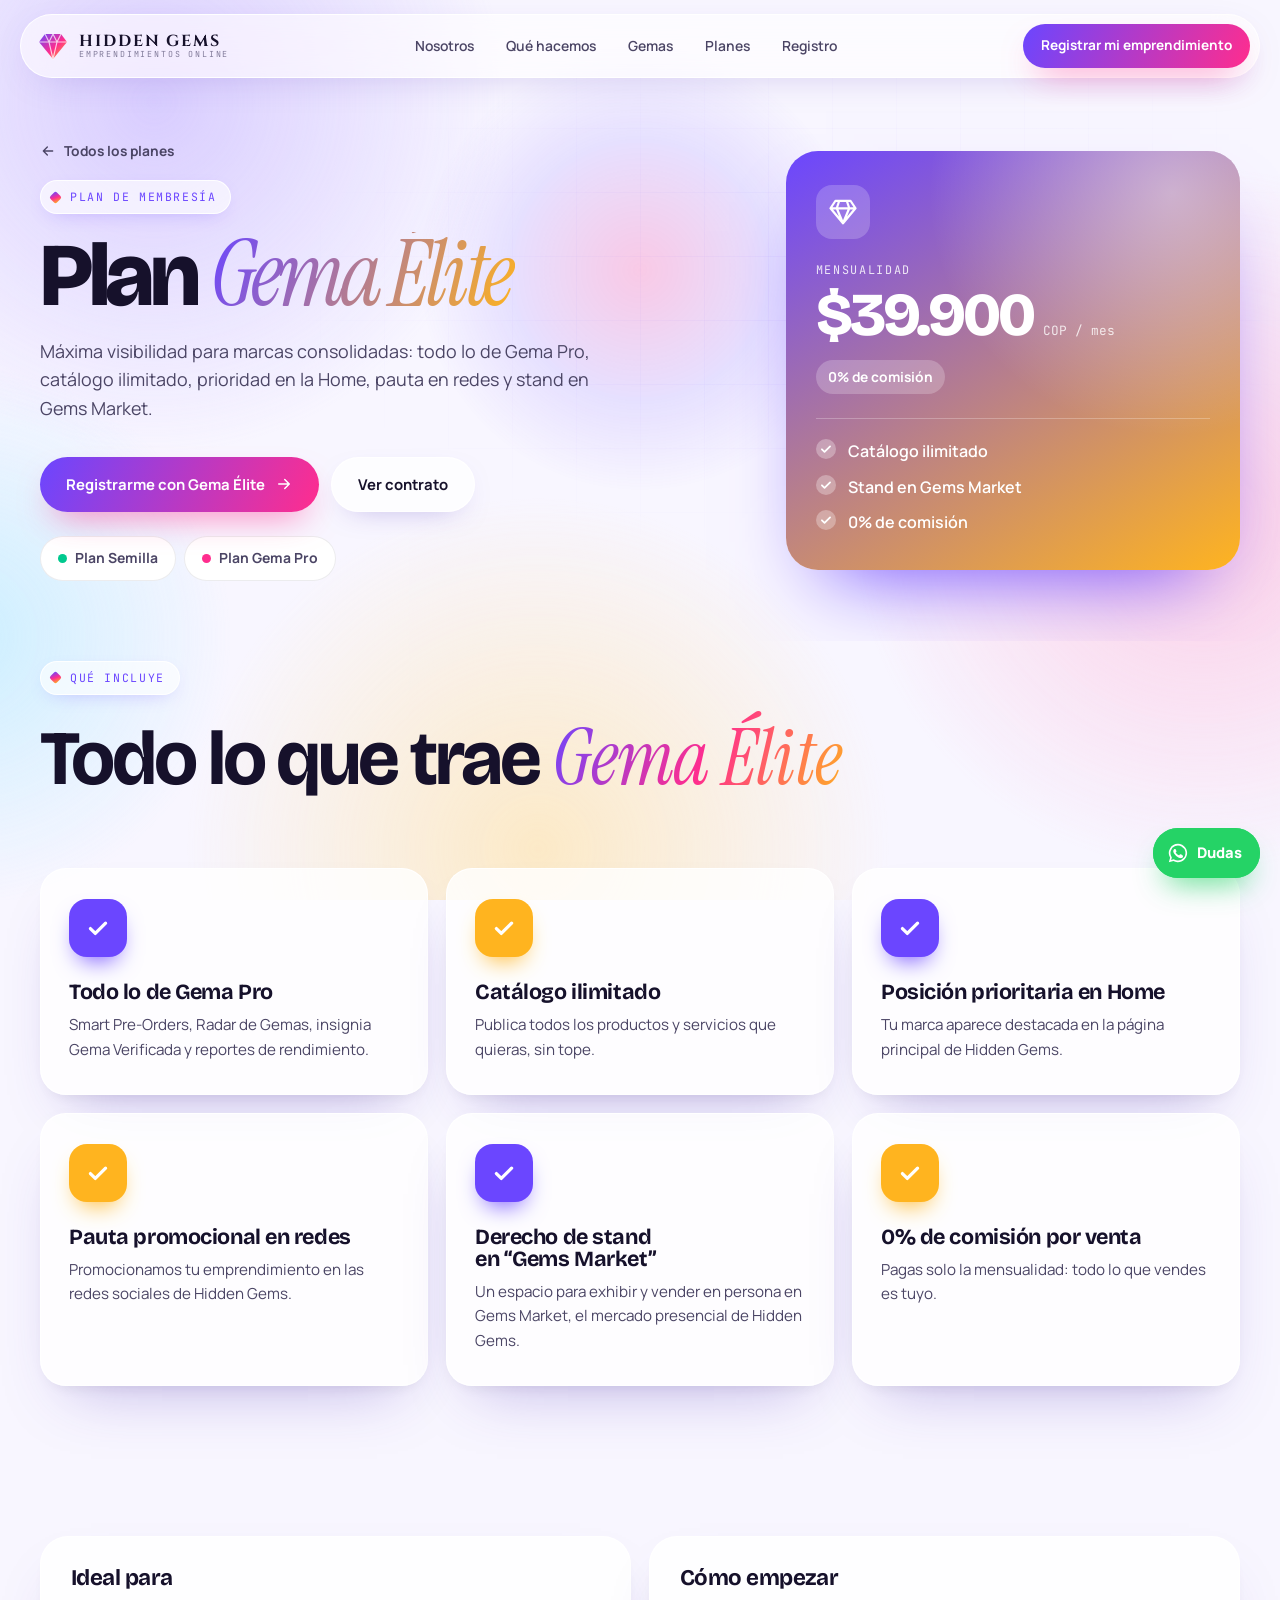
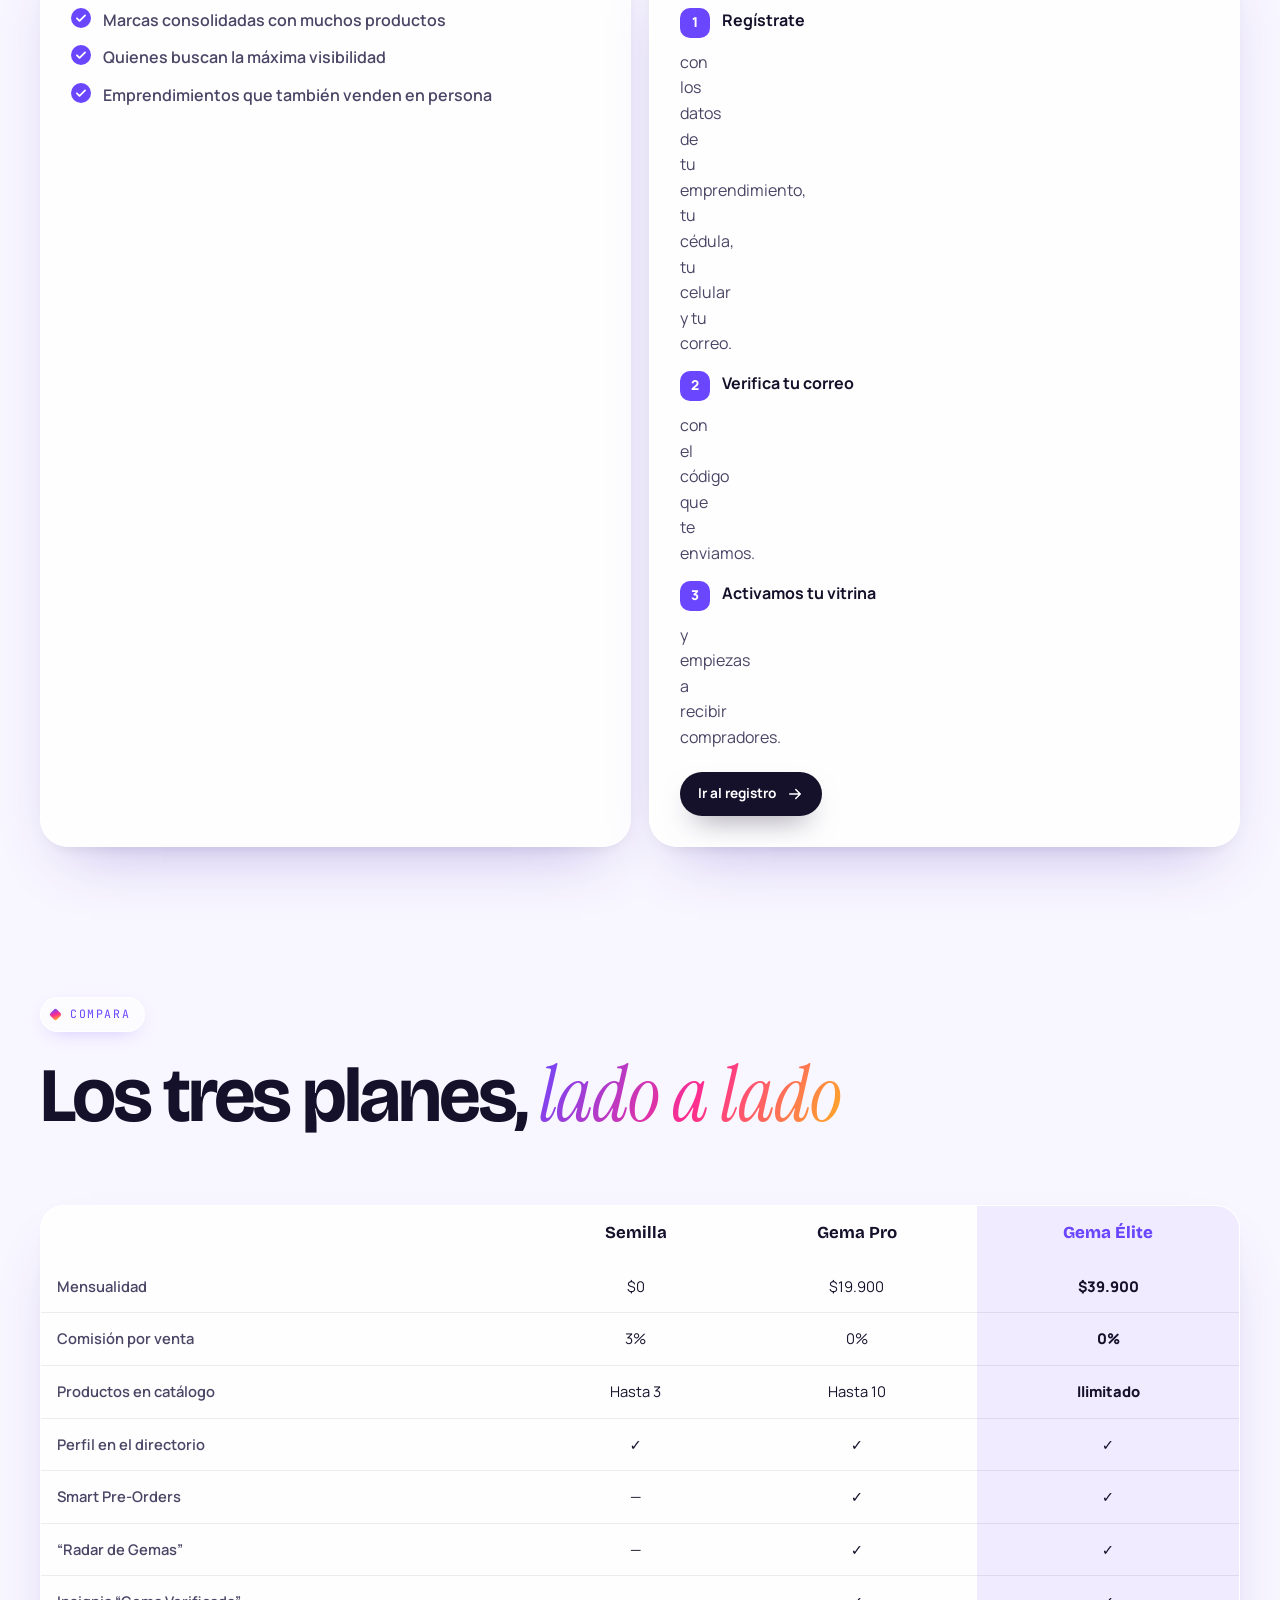
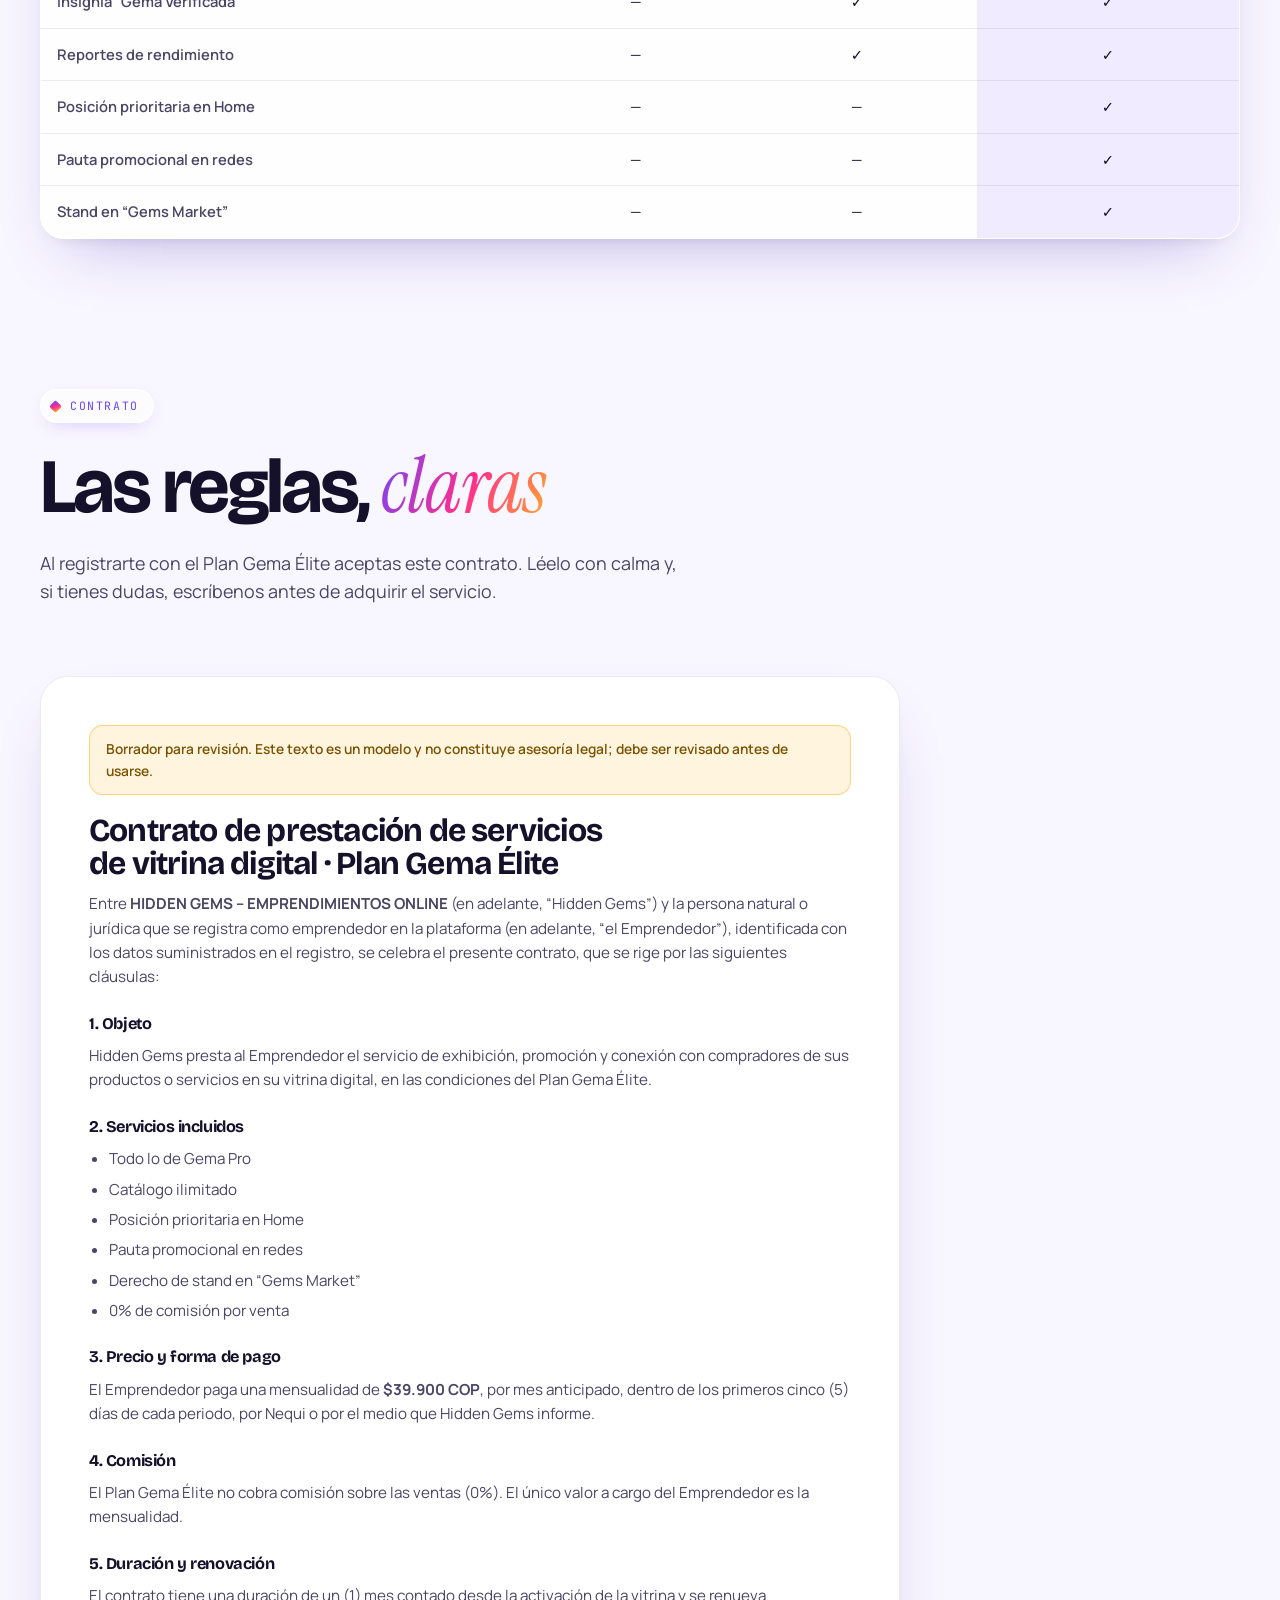
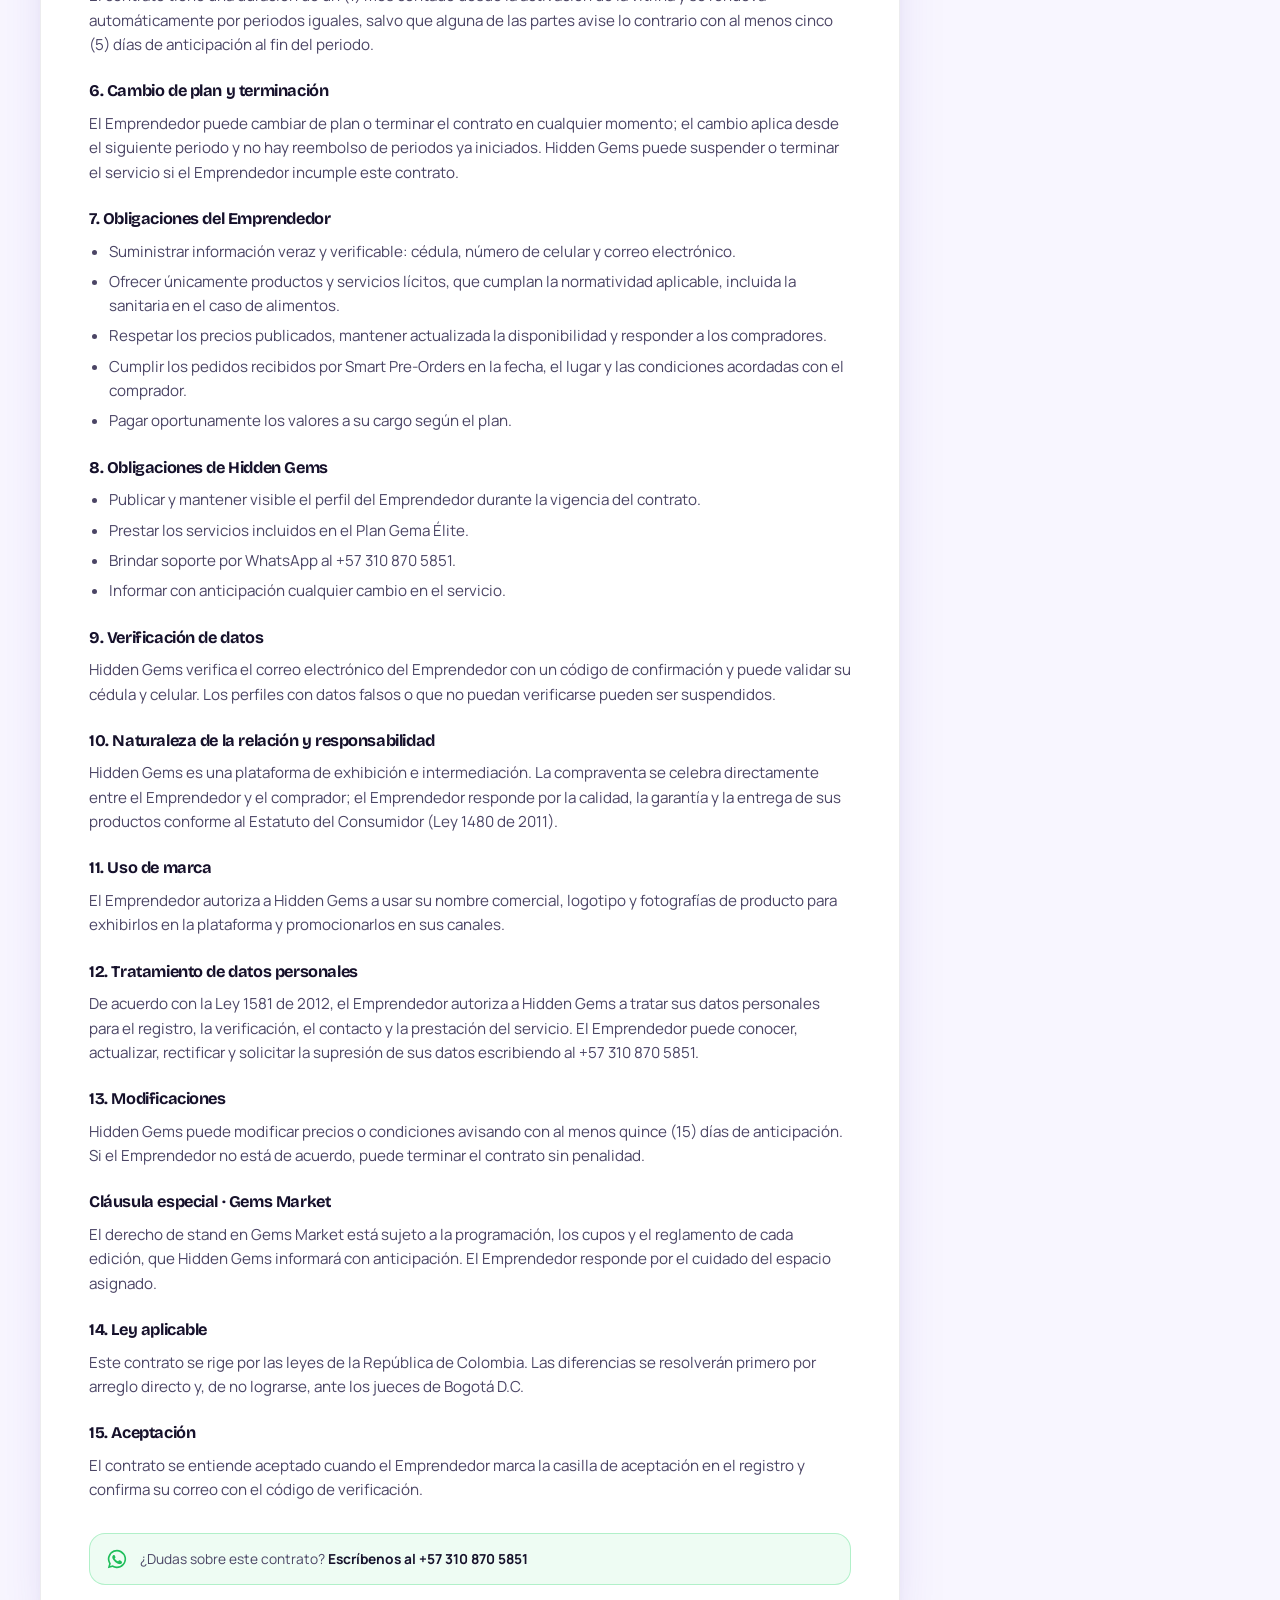
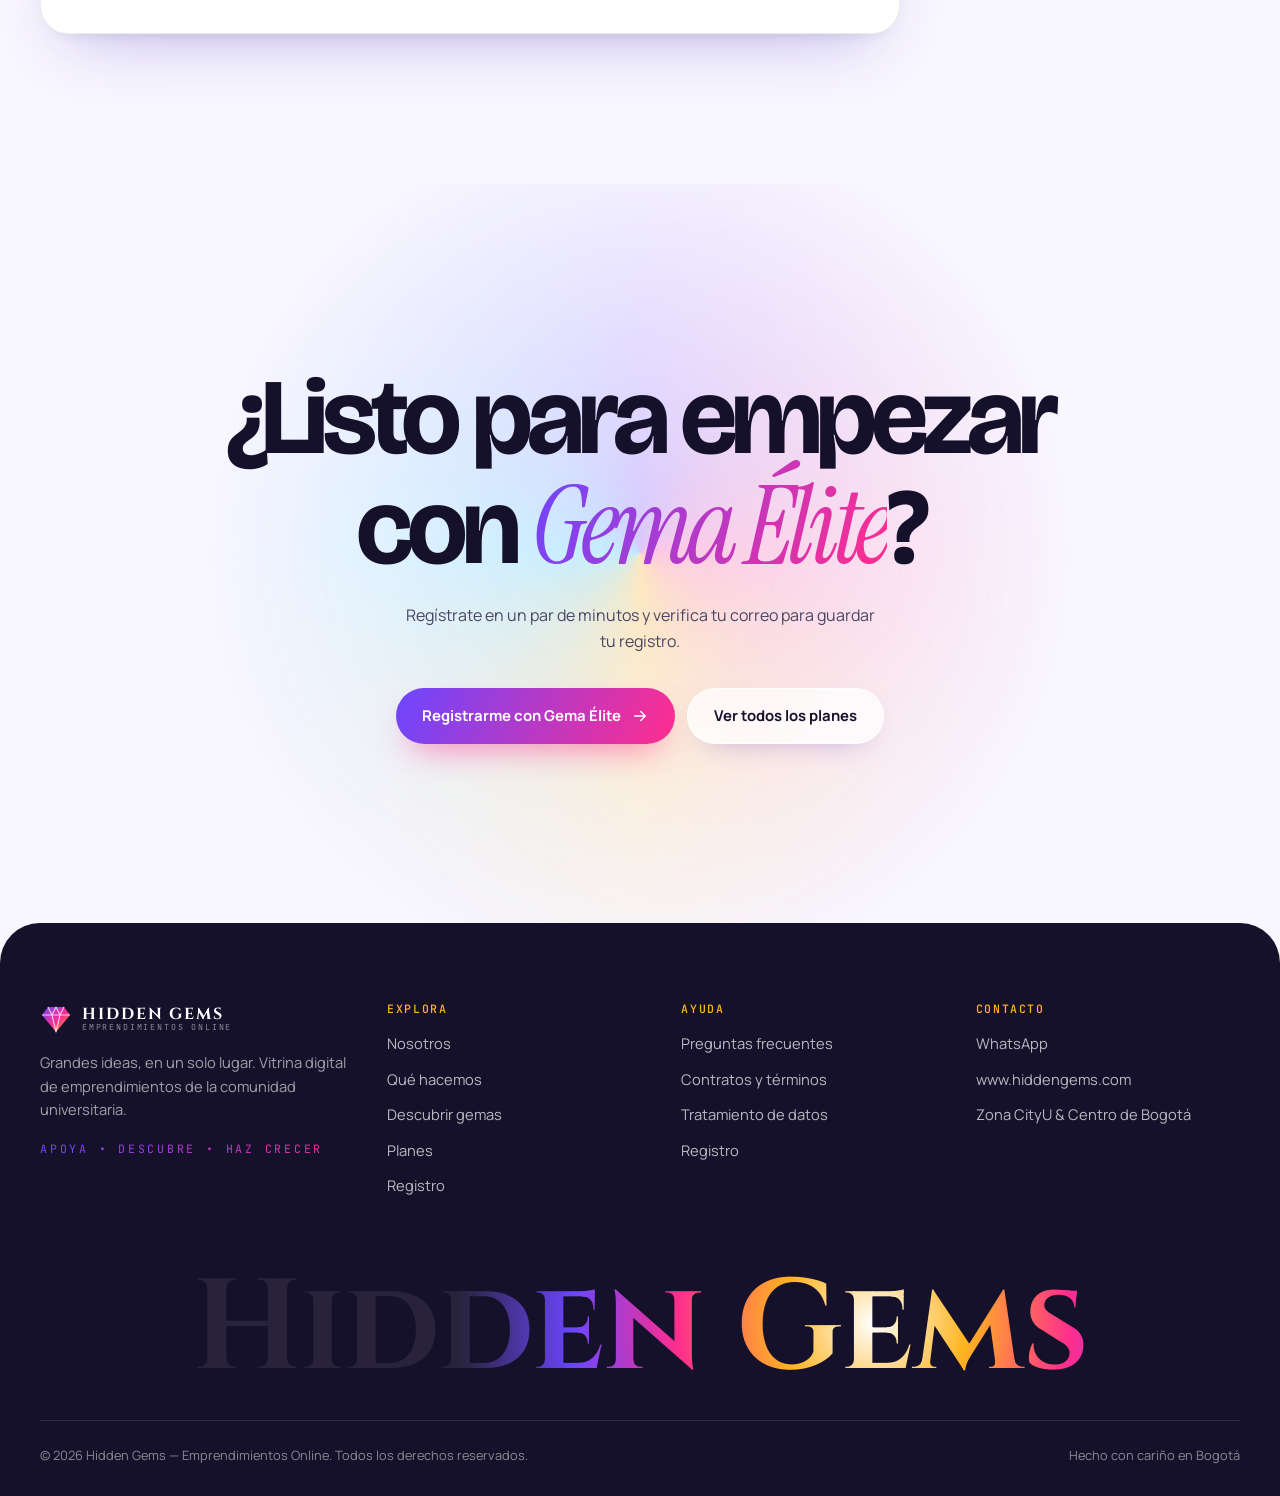
<file: plan-elite.html>
<!DOCTYPE html>
<html lang="es">
<head>
<meta charset="UTF-8">
<meta name="viewport" content="width=device-width, initial-scale=1.0, viewport-fit=cover">
<title>Plan Gema Élite · Hidden Gems</title>
<meta name="description" content="Plan Gema Élite de Hidden Gems: qué incluye, precio, comparación de planes y contrato.">
<meta name="theme-color" content="#f8f6ff">
<link rel="preconnect" href="https://fonts.googleapis.com">
<link rel="preconnect" href="https://fonts.gstatic.com" crossorigin>
<link href="https://fonts.googleapis.com/css2?family=Bricolage+Grotesque:opsz,wght@12..96,400..800&family=Instrument+Serif:ital@0;1&family=Manrope:wght@400;500;600;700;800&family=JetBrains+Mono:wght@400;500&family=Cinzel:wght@600;700&display=swap" rel="stylesheet">
<link rel="stylesheet" href="styles.css?v=20261102-2">
<script>document.documentElement.classList.add('js');</script>
</head>
<body class="plan-page" style="--pc:#6b46ff;--pc2:#ffb41f">
<!-- Sprite -->
<svg width="0" height="0" style="position:absolute" aria-hidden="true">
  <defs>
    <linearGradient id="gg" x1="0" y1="0" x2="1" y2="1"><stop offset="0" stop-color="#6b46ff"/><stop offset=".55" stop-color="#ff2d8e"/><stop offset="1" stop-color="#ffb41f"/></linearGradient>
    <linearGradient id="sg" x1="0" y1="0" x2="1" y2="1"><stop offset="0" stop-color="#6b46ff"/><stop offset=".55" stop-color="#ff2d8e"/><stop offset="1" stop-color="#ffb41f"/></linearGradient>
    <linearGradient id="tg" x1="0" y1="0" x2="1" y2="1"><stop offset="0" stop-color="#6b46ff"/><stop offset="1" stop-color="#ff2d8e"/></linearGradient>
  </defs>
  <symbol id="i-arrow" viewBox="0 0 24 24"><path d="M5 12h14M13 6l6 6-6 6" fill="none" stroke="currentColor" stroke-width="2" stroke-linecap="round" stroke-linejoin="round"/></symbol>
  <symbol id="i-heart" viewBox="0 0 24 24"><path d="M12 20.5s-7.5-4.6-9.3-9.2C1.4 7.9 3.6 4.5 7 4.5c2 0 3.6 1.1 5 3 1.4-1.9 3-3 5-3 3.4 0 5.6 3.4 4.3 6.8-1.8 4.6-9.3 9.2-9.3 9.2z"/></symbol>
  <symbol id="i-check" viewBox="0 0 24 24"><path d="M5 12.5l4.5 4.5L19 7.5" fill="none" stroke="currentColor" stroke-width="3" stroke-linecap="round" stroke-linejoin="round"/></symbol>
  <symbol id="i-gem" viewBox="0 0 24 24"><path d="M6 3h12l4 6-10 12L2 9z M2 9h20 M9 3l-2 6 5 12 5-12-2-6" fill="none" stroke="currentColor" stroke-width="1.8" stroke-linejoin="round"/></symbol>
  <symbol id="i-wa" viewBox="0 0 24 24"><path fill="currentColor" d="M12 2a10 10 0 0 0-8.6 15.1L2 22l5-1.3A10 10 0 1 0 12 2zm0 18.2a8.2 8.2 0 0 1-4.2-1.1l-.3-.2-3 .8.8-2.9-.2-.3A8.2 8.2 0 1 1 12 20.2zm4.5-6.1c-.2-.1-1.5-.7-1.7-.8-.2-.1-.4-.1-.6.1l-.8 1c-.1.2-.3.2-.5.1a6.7 6.7 0 0 1-3.3-2.9c-.2-.4.2-.4.7-1.3.1-.2 0-.3 0-.4l-.8-1.8c-.2-.5-.4-.4-.6-.4h-.5a1 1 0 0 0-.7.3 3 3 0 0 0-.9 2.2 5.2 5.2 0 0 0 1.1 2.7 11.8 11.8 0 0 0 4.5 4c1.7.7 2.3.8 3.2.6.5-.1 1.5-.6 1.7-1.2.2-.6.2-1.1.2-1.2-.1-.1-.2-.2-.5-.3z"/></symbol>
  <symbol id="i-eye" viewBox="0 0 24 24"><path d="M2 12s3.6-7 10-7 10 7 10 7-3.6 7-10 7S2 12 2 12z" fill="none" stroke="currentColor" stroke-width="2"/><circle cx="12" cy="12" r="3" fill="none" stroke="currentColor" stroke-width="2"/></symbol>
  <symbol id="i-search" viewBox="0 0 24 24"><circle cx="11" cy="11" r="7" fill="none" stroke="currentColor" stroke-width="2"/><path d="M20 20l-3.5-3.5" stroke="currentColor" stroke-width="2" stroke-linecap="round"/></symbol>
  <symbol id="i-pin" viewBox="0 0 24 24"><path d="M12 21s-7-6.2-7-11.5A7 7 0 0 1 19 9.5C19 14.8 12 21 12 21z" fill="none" stroke="currentColor" stroke-width="2"/><circle cx="12" cy="9.5" r="2.5" fill="none" stroke="currentColor" stroke-width="2"/></symbol>
  <symbol id="i-caret" viewBox="0 0 12 12"><path d="M2 4l4 4 4-4" fill="none" stroke="currentColor" stroke-width="1.6" stroke-linecap="round"/></symbol>
  <symbol id="i-up" viewBox="0 0 24 24"><path d="M12 19V5M6 11l6-6 6 6" fill="none" stroke="currentColor" stroke-width="2" stroke-linecap="round" stroke-linejoin="round"/></symbol>
  <symbol id="i-upload" viewBox="0 0 24 24"><path d="M12 16V4M7 9l5-5 5 5M4 16v3a1 1 0 0 0 1 1h14a1 1 0 0 0 1-1v-3" fill="none" stroke="currentColor" stroke-width="2" stroke-linecap="round" stroke-linejoin="round"/></symbol>
  <symbol id="i-spark" viewBox="0 0 24 24"><path d="M12 2l2.2 7.8L22 12l-7.8 2.2L12 22l-2.2-7.8L2 12l7.8-2.2z" fill="currentColor"/></symbol>
  <symbol id="i-chat" viewBox="0 0 24 24"><path d="M4 5h16v11H9l-5 4z" fill="none" stroke="currentColor" stroke-width="2" stroke-linejoin="round"/></symbol>
  <!-- product art (64x64) -->
  <symbol id="p-acc" viewBox="0 0 64 64"><path d="M16 8c3 14 9 20 16 22 7-2 13-8 16-22"/><path d="M22 34l10-6 10 6-10 22z"/><path d="M22 34h20M32 28l-4 6 4 22 4-22z"/><circle cx="32" cy="27" r="1.5"/></symbol>
  <symbol id="p-ill" viewBox="0 0 64 64"><rect x="8" y="12" width="40" height="32" rx="4"/><path d="M14 38l9-10 7 7 6-8 8 11"/><circle cx="20" cy="21" r="3"/><path d="M50 30l8-18M46 40l4-10 3 2-4 9z"/></symbol>
  <symbol id="p-cafe" viewBox="0 0 64 64"><path d="M14 26h32v12a12 12 0 0 1-12 12h-8a12 12 0 0 1-12-12z"/><path d="M46 30h4a6 6 0 0 1 0 12h-5"/><path d="M23 10q4 5 0 10M31 8q4 5 0 10M39 10q4 5 0 10"/><path d="M10 56h40"/></symbol>
  <symbol id="p-lap" viewBox="0 0 64 64"><rect x="12" y="12" width="40" height="26" rx="3"/><path d="M6 44h52l-4 6H10z"/><path d="M24 44l6-6h4l6 6"/><path d="M20 20h14M20 26h22M20 32h8"/></symbol>
  <symbol id="p-logo" viewBox="0 0 64 64"><path d="M32 6l14 22-14 30-14-30z"/><path d="M32 6v26"/><circle cx="32" cy="35" r="3.5"/><path d="M18 28h28"/><path d="M6 58h20M38 58h20"/></symbol>
  <symbol id="p-hood" viewBox="0 0 64 64"><path d="M22 10l-9 6-7 20 8 3 3-9v26h30V30l3 9 8-3-7-20-9-6q-10 10-20 0z"/><path d="M28 18v9M36 18v9"/><path d="M24 44h16"/></symbol>
  <symbol id="p-gift" viewBox="0 0 64 64"><rect x="10" y="26" width="44" height="10" rx="2"/><path d="M14 36v20h36V36"/><path d="M32 26v30"/><path d="M32 26c-6 0-14-2-14-8s8-6 14 8c6-14 14-14 14-8s-8 8-14 8z"/></symbol>
</svg>

<div class="aura" aria-hidden="true"><span class="blob blob--1"></span><span class="blob blob--2"></span><span class="blob blob--3"></span><span class="blob blob--4"></span><span class="blob blob--m"></span></div>
<div class="cursor" aria-hidden="true"><span class="cursor__label">Ver</span></div>
<div class="cursor-dot" aria-hidden="true"></div>
<div class="progress" aria-hidden="true"></div>

<header class="header" id="top">
  <nav class="nav" aria-label="Principal">
    <a class="logo" href="index.html" aria-label="Hidden Gems, inicio">
      <svg class="logo__mark" viewBox="0 0 32 32" aria-hidden="true"><path d="M8 4h16l6 8-14 17L2 12z" fill="url(#gg)"/><path d="M2 12h28M8 4l4 8 4 17 4-17 4-8M12 12l4-8 4 8" fill="none" stroke="#fff" stroke-opacity=".75" stroke-width="1.1" stroke-linejoin="round"/></svg>
      <span class="logo__txt"><span class="logo__name">Hidden Gems</span><span class="logo__sub">EMPRENDIMIENTOS ONLINE</span></span>
    </a>
    <ul class="nav__links">
      <li><a href="index.html#nosotros">Nosotros</a></li>
      <li><a href="index.html#que-hacemos">Qué hacemos</a></li>
      <li><a href="index.html#catalogo">Gemas</a></li>
      <li><a href="index.html#planes">Planes</a></li>
      <li><a href="index.html#registro">Registro</a></li>
      <li class="nav__pill" aria-hidden="true"></li>
    </ul>
    <div class="nav__actions">
      <button class="fav-pill" id="favPill" type="button" aria-label="Ver mis favoritos"><svg><use href="index.html#i-heart"/></svg><span id="favCount">0</span></button>
      <a href="index.html#registro" class="btn btn--sm btn--grad magnetic">Registrar mi emprendimiento</a>
      <button class="burger" id="burger" type="button" aria-label="Abrir menú" aria-expanded="false" aria-controls="mmenu"><span></span><span></span></button>
    </div>
  </nav>
</header>

<div class="mmenu" id="mmenu" aria-hidden="true">
  <ol>
    <li><a href="index.html#nosotros"><small>01</small>Nosotros</a></li>
    <li><a href="index.html#que-hacemos"><small>02</small>Qué hacemos</a></li>
    <li><a href="index.html#catalogo"><small>03</small>Descubrir gemas</a></li>
    <li><a href="index.html#planes"><small>04</small>Planes</a></li>
    <li><a href="index.html#registro"><small>05</small>Registro</a></li>
    <li><a href="index.html#faq"><small>06</small>Preguntas</a></li>
  </ol>
  <div class="mmenu__cta">
    <a href="index.html#registro" class="btn btn--grad btn--block">Registrar mi emprendimiento</a>
    <a href="https://wa.me/573108705851" class="btn btn--ghost btn--block" target="_blank" rel="noopener">Dudas por WhatsApp</a>
  </div>
</div>

<main>
<section class="plan-hero" id="inicio">
  <div class="hero__grid" aria-hidden="true"></div>
  <div class="wrap plan-hero__inner">
    <div class="plan-hero__copy">
      <a class="back" href="index.html#planes"><svg><use href="#i-arrow"/></svg>Todos los planes</a>
      <span class="eyebrow">Plan de membresía</span>
      <h1 class="split" data-split>Plan <em class="gt">Gema Élite</em></h1>
      <p class="lede">Máxima visibilidad para marcas consolidadas: todo lo de Gema Pro, catálogo ilimitado, prioridad en la Home, pauta en redes y stand en Gems Market.</p>
      <div class="hero__ctas">
        <a href="index.html?plan=elite#registro" class="btn btn--grad magnetic">Registrarme con Gema Élite <svg><use href="#i-arrow"/></svg></a>
        <a href="#contrato" class="btn btn--ghost magnetic">Ver contrato</a>
      </div>
      <div class="chips plan-others"><a class="chip" style="--c:#00c98e" href="plan-semilla.html"><i></i>Plan Semilla</a><a class="chip" style="--c:#ff2d8e" href="plan-pro.html"><i></i>Plan Gema Pro</a></div>
    </div>
    <div class="price-card reveal reveal--pop">
      <svg class="price-card__gem" viewBox="0 0 24 24" aria-hidden="true"><use href="#i-gem"/></svg>
      <p class="price-card__lbl">Mensualidad</p>
      <p class="price-card__price">$39.900 <small>COP / mes</small></p>
      <p class="price-card__fee">0% de comisión</p>
      <ul><li><svg><use href="#i-check"/></svg>Catálogo ilimitado</li><li><svg><use href="#i-check"/></svg>Stand en Gems Market</li><li><svg><use href="#i-check"/></svg>0% de comisión</li></ul>
    </div>
  </div>
</section>

<section class="section" id="incluye" style="padding-top:20px">
  <div class="wrap">
    <div class="sec-head">
      <span class="eyebrow reveal">Qué incluye</span>
      <h2 class="h2 reveal">Todo lo que trae <em>Gema Élite</em></h2>
    </div>
    <div class="feat"><article class="benefit reveal" style="--c:#6b46ff;--d:0.00s"><span class="benefit__ico"><svg><use href="#i-check"/></svg></span><h3>Todo lo de Gema Pro</h3><p>Smart Pre-Orders, Radar de Gemas, insignia Gema Verificada y reportes de rendimiento.</p></article><article class="benefit reveal" style="--c:#ffb41f;--d:0.08s"><span class="benefit__ico"><svg><use href="#i-check"/></svg></span><h3>Catálogo ilimitado</h3><p>Publica todos los productos y servicios que quieras, sin tope.</p></article><article class="benefit reveal" style="--c:#6b46ff;--d:0.16s"><span class="benefit__ico"><svg><use href="#i-check"/></svg></span><h3>Posición prioritaria en Home</h3><p>Tu marca aparece destacada en la página principal de Hidden Gems.</p></article><article class="benefit reveal" style="--c:#ffb41f;--d:0.00s"><span class="benefit__ico"><svg><use href="#i-check"/></svg></span><h3>Pauta promocional en redes</h3><p>Promocionamos tu emprendimiento en las redes sociales de Hidden Gems.</p></article><article class="benefit reveal" style="--c:#6b46ff;--d:0.08s"><span class="benefit__ico"><svg><use href="#i-check"/></svg></span><h3>Derecho de stand en “Gems Market”</h3><p>Un espacio para exhibir y vender en persona en Gems Market, el mercado presencial de Hidden Gems.</p></article><article class="benefit reveal" style="--c:#ffb41f;--d:0.16s"><span class="benefit__ico"><svg><use href="#i-check"/></svg></span><h3>0% de comisión por venta</h3><p>Pagas solo la mensualidad: todo lo que vendes es tuyo.</p></article></div>
  </div>
</section>

<section class="section" id="ideal" style="padding-top:0">
  <div class="wrap ideal">
    <div class="ideal__box reveal">
      <h3>Ideal para</h3>
      <ul class="ticks"><li><svg><use href="#i-check"/></svg>Marcas consolidadas con muchos productos</li><li><svg><use href="#i-check"/></svg>Quienes buscan la máxima visibilidad</li><li><svg><use href="#i-check"/></svg>Emprendimientos que también venden en persona</li></ul>
    </div>
    <div class="ideal__box reveal" style="--d:.1s">
      <h3>Cómo empezar</h3>
      <ol class="mini-steps"><li><b>Regístrate</b> con los datos de tu emprendimiento, tu cédula, tu celular y tu correo.</li><li><b>Verifica tu correo</b> con el código que te enviamos.</li><li><b>Activamos tu vitrina</b> y empiezas a recibir compradores.</li></ol>
      <a class="btn btn--sm magnetic" href="index.html?plan=elite#registro">Ir al registro <svg><use href="#i-arrow"/></svg></a>
    </div>
  </div>
</section>

<section class="section" id="comparar" style="padding-top:0">
  <div class="wrap">
    <div class="sec-head">
      <span class="eyebrow reveal">Compara</span>
      <h2 class="h2 reveal">Los tres planes, <em>lado a lado</em></h2>
    </div>
    <div class="compare reveal"><table><thead><tr><th scope="col"><span class="sr">Característica</span></th><th scope="col" class=""><a href="plan-semilla.html">Semilla</a></th><th scope="col" class=""><a href="plan-pro.html">Gema Pro</a></th><th scope="col" class="is-cur"><a href="plan-elite.html">Gema Élite</a></th></tr></thead><tbody><tr><th scope="row">Mensualidad</th><td class="">$0</td><td class="">$19.900</td><td class="is-cur">$39.900</td></tr><tr><th scope="row">Comisión por venta</th><td class="">3%</td><td class="">0%</td><td class="is-cur">0%</td></tr><tr><th scope="row">Productos en catálogo</th><td class="">Hasta 3</td><td class="">Hasta 10</td><td class="is-cur">Ilimitado</td></tr><tr><th scope="row">Perfil en el directorio</th><td class="">✓</td><td class="">✓</td><td class="is-cur">✓</td></tr><tr><th scope="row">Smart Pre-Orders</th><td class="">—</td><td class="">✓</td><td class="is-cur">✓</td></tr><tr><th scope="row">“Radar de Gemas”</th><td class="">—</td><td class="">✓</td><td class="is-cur">✓</td></tr><tr><th scope="row">Insignia “Gema Verificada”</th><td class="">—</td><td class="">✓</td><td class="is-cur">✓</td></tr><tr><th scope="row">Reportes de rendimiento</th><td class="">—</td><td class="">✓</td><td class="is-cur">✓</td></tr><tr><th scope="row">Posición prioritaria en Home</th><td class="">—</td><td class="">—</td><td class="is-cur">✓</td></tr><tr><th scope="row">Pauta promocional en redes</th><td class="">—</td><td class="">—</td><td class="is-cur">✓</td></tr><tr><th scope="row">Stand en “Gems Market”</th><td class="">—</td><td class="">—</td><td class="is-cur">✓</td></tr></tbody></table></div>
  </div>
</section>

<section class="section" id="contrato" style="padding-top:0">
  <div class="wrap">
    <div class="sec-head">
      <span class="eyebrow reveal">Contrato</span>
      <h2 class="h2 reveal">Las reglas, <em>claras</em></h2>
      <p class="lede reveal">Al registrarte con el Plan Gema Élite aceptas este contrato. Léelo con calma y, si tienes dudas, escríbenos antes de adquirir el servicio.</p>
    </div>
    <article class="contract reveal">
      <p class="contract__draft">Borrador para revisión. Este texto es un modelo y no constituye asesoría legal; debe ser revisado antes de usarse.</p>
      <h2 class="contract__title">Contrato de prestación de servicios de vitrina digital · Plan Gema Élite</h2>
      <p>Entre <b>HIDDEN GEMS – EMPRENDIMIENTOS ONLINE</b> (en adelante, “Hidden Gems”) y la persona natural o jurídica que se registra como emprendedor en la plataforma (en adelante, “el Emprendedor”), identificada con los datos suministrados en el registro, se celebra el presente contrato, que se rige por las siguientes cláusulas:</p>
      <h3>1. Objeto</h3><p>Hidden Gems presta al Emprendedor el servicio de exhibición, promoción y conexión con compradores de sus productos o servicios en su vitrina digital, en las condiciones del Plan Gema Élite.</p>
      <h3>2. Servicios incluidos</h3><ul><li>Todo lo de Gema Pro</li><li>Catálogo ilimitado</li><li>Posición prioritaria en Home</li><li>Pauta promocional en redes</li><li>Derecho de stand en “Gems Market”</li><li>0% de comisión por venta</li></ul>
      <h3>3. Precio y forma de pago</h3><p>El Emprendedor paga una mensualidad de <b>$39.900 COP</b>, por mes anticipado, dentro de los primeros cinco (5) días de cada periodo, por Nequi o por el medio que Hidden Gems informe.</p>
      <h3>4. Comisión</h3><p>El Plan Gema Élite no cobra comisión sobre las ventas (0%). El único valor a cargo del Emprendedor es la mensualidad.</p>
      <h3>5. Duración y renovación</h3><p>El contrato tiene una duración de un (1) mes contado desde la activación de la vitrina y se renueva automáticamente por periodos iguales, salvo que alguna de las partes avise lo contrario con al menos cinco (5) días de anticipación al fin del periodo.</p>
      <h3>6. Cambio de plan y terminación</h3><p>El Emprendedor puede cambiar de plan o terminar el contrato en cualquier momento; el cambio aplica desde el siguiente periodo y no hay reembolso de periodos ya iniciados. Hidden Gems puede suspender o terminar el servicio si el Emprendedor incumple este contrato.</p>
      <h3>7. Obligaciones del Emprendedor</h3><ul>
        <li>Suministrar información veraz y verificable: cédula, número de celular y correo electrónico.</li>
        <li>Ofrecer únicamente productos y servicios lícitos, que cumplan la normatividad aplicable, incluida la sanitaria en el caso de alimentos.</li>
        <li>Respetar los precios publicados, mantener actualizada la disponibilidad y responder a los compradores.</li><li>Cumplir los pedidos recibidos por Smart Pre-Orders en la fecha, el lugar y las condiciones acordadas con el comprador.</li>
        <li>Pagar oportunamente los valores a su cargo según el plan.</li></ul>
      <h3>8. Obligaciones de Hidden Gems</h3><ul>
        <li>Publicar y mantener visible el perfil del Emprendedor durante la vigencia del contrato.</li>
        <li>Prestar los servicios incluidos en el Plan Gema Élite.</li>
        <li>Brindar soporte por WhatsApp al +57 310 870 5851.</li>
        <li>Informar con anticipación cualquier cambio en el servicio.</li></ul>
      <h3>9. Verificación de datos</h3><p>Hidden Gems verifica el correo electrónico del Emprendedor con un código de confirmación y puede validar su cédula y celular. Los perfiles con datos falsos o que no puedan verificarse pueden ser suspendidos.</p>
      <h3>10. Naturaleza de la relación y responsabilidad</h3><p>Hidden Gems es una plataforma de exhibición e intermediación. La compraventa se celebra directamente entre el Emprendedor y el comprador; el Emprendedor responde por la calidad, la garantía y la entrega de sus productos conforme al Estatuto del Consumidor (Ley 1480 de 2011).</p>
      <h3>11. Uso de marca</h3><p>El Emprendedor autoriza a Hidden Gems a usar su nombre comercial, logotipo y fotografías de producto para exhibirlos en la plataforma y promocionarlos en sus canales.</p>
      <h3 id="datos">12. Tratamiento de datos personales</h3><p>De acuerdo con la Ley 1581 de 2012, el Emprendedor autoriza a Hidden Gems a tratar sus datos personales para el registro, la verificación, el contacto y la prestación del servicio. El Emprendedor puede conocer, actualizar, rectificar y solicitar la supresión de sus datos escribiendo al +57 310 870 5851.</p>
      <h3>13. Modificaciones</h3><p>Hidden Gems puede modificar precios o condiciones avisando con al menos quince (15) días de anticipación. Si el Emprendedor no está de acuerdo, puede terminar el contrato sin penalidad.</p>
      <h3>Cláusula especial · Gems Market</h3><p>El derecho de stand en Gems Market está sujeto a la programación, los cupos y el reglamento de cada edición, que Hidden Gems informará con anticipación. El Emprendedor responde por el cuidado del espacio asignado.</p>
      <h3>14. Ley aplicable</h3><p>Este contrato se rige por las leyes de la República de Colombia. Las diferencias se resolverán primero por arreglo directo y, de no lograrse, ante los jueces de Bogotá D.C.</p>
      <h3>15. Aceptación</h3><p>El contrato se entiende aceptado cuando el Emprendedor marca la casilla de aceptación en el registro y confirma su correo con el código de verificación.</p>

      <a class="terms-help" href="https://wa.me/573108705851?text=Hola%20Hidden%20Gems%2C%20tengo%20dudas%20sobre%20el%20Plan%20Gema%20%C3%89lite%20antes%20de%20adquirirlo." target="_blank" rel="noopener"><svg><use href="#i-wa"/></svg><span>¿Dudas sobre este contrato? <b>Escríbenos al +57 310 870 5851</b></span></a>
    </article>
  </div>
</section>

<section class="cta-band">
  <div class="cta-band__glow" aria-hidden="true"></div>
  <div class="wrap">
    <h2 class="reveal">¿Listo para empezar con <em class="gt">Gema Élite</em>?</h2>
    <p class="reveal">Regístrate en un par de minutos y verifica tu correo para guardar tu registro.</p>
    <div class="hero__ctas reveal">
      <a href="index.html?plan=elite#registro" class="btn btn--grad magnetic">Registrarme con Gema Élite <svg><use href="#i-arrow"/></svg></a>
      <a href="index.html#planes" class="btn btn--ghost magnetic">Ver todos los planes</a>
    </div>
  </div>
</section>
</main>

<footer class="footer">
  <div class="wrap">
    <div class="footer__top">
      <div>
        <a class="logo" href="index.html#inicio"><svg class="logo__mark" viewBox="0 0 32 32" aria-hidden="true"><path d="M8 4h16l6 8-14 17L2 12z" fill="url(#gg)"/><path d="M2 12h28M8 4l4 8 4 17 4-17 4-8M12 12l4-8 4 8" fill="none" stroke="#fff" stroke-opacity=".75" stroke-width="1.1" stroke-linejoin="round"/></svg><span class="logo__txt"><span class="logo__name">Hidden Gems</span><span class="logo__sub">EMPRENDIMIENTOS ONLINE</span></span></a>
        <p class="footer__blurb">Grandes ideas, en un solo lugar. Vitrina digital de emprendimientos de la comunidad universitaria.</p>
        <p class="footer__slogan gt">APOYA • DESCUBRE • HAZ CRECER</p>
      </div>
      <div><h4>Explora</h4><ul><li><a href="index.html#nosotros">Nosotros</a></li><li><a href="index.html#que-hacemos">Qué hacemos</a></li><li><a href="index.html#catalogo">Descubrir gemas</a></li><li><a href="index.html#planes">Planes</a></li><li><a href="index.html#registro">Registro</a></li></ul></div>
      <div><h4>Ayuda</h4><ul><li><a href="index.html#faq">Preguntas frecuentes</a></li><li><a href="plan-pro.html#contrato">Contratos y términos</a></li><li><a href="plan-pro.html#datos">Tratamiento de datos</a></li><li><a href="index.html#registro">Registro</a></li></ul></div>
      <div><h4>Contacto</h4><ul><li><a href="https://wa.me/573108705851" target="_blank" rel="noopener">WhatsApp</a></li><li><a href="https://www.hiddengems.com" target="_blank" rel="noopener">www.hiddengems.com</a></li><li><a href="index.html#nosotros">Zona CityU &amp; Centro de Bogotá</a></li></ul></div>
    </div>
    <div class="wordmark" id="wordmark" aria-hidden="true">Hidden Gems</div>
    <div class="footer__bottom"><span>© 2026 Hidden Gems — Emprendimientos Online. Todos los derechos reservados.</span><span>Hecho con cariño en Bogotá</span></div>
  </div>
</footer>

<div class="toasts" id="toasts" aria-live="polite"></div>
<a class="dudas" href="https://wa.me/573108705851?text=Hola%20Hidden%20Gems%2C%20tengo%20una%20duda%3A" target="_blank" rel="noopener" aria-label="Dudas: escríbenos por WhatsApp"><svg viewBox="0 0 24 24" aria-hidden="true"><path fill="currentColor" d="M12 2a10 10 0 0 0-8.6 15.1L2 22l5-1.3A10 10 0 1 0 12 2zm0 18.2a8.2 8.2 0 0 1-4.2-1.1l-.3-.2-3 .8.8-2.9-.2-.3A8.2 8.2 0 1 1 12 20.2zm4.5-6.1c-.2-.1-1.5-.7-1.7-.8-.2-.1-.4-.1-.6.1l-.8 1c-.1.2-.3.2-.5.1a6.7 6.7 0 0 1-3.3-2.9c-.2-.4.2-.4.7-1.3.1-.2 0-.3 0-.4l-.8-1.8c-.2-.5-.4-.4-.6-.4h-.5a1 1 0 0 0-.7.3 3 3 0 0 0-.9 2.2 5.2 5.2 0 0 0 1.1 2.7 11.8 11.8 0 0 0 4.5 4c1.7.7 2.3.8 3.2.6.5-.1 1.5-.6 1.7-1.2.2-.6.2-1.1.2-1.2-.1-.1-.2-.2-.5-.3z"/></svg><span>Dudas</span></a>
<a href="#inicio" class="totop" id="totop" aria-label="Volver arriba"><svg class="ring" viewBox="0 0 54 54" aria-hidden="true"><circle cx="27" cy="27" r="25" id="totopRing" stroke-dasharray="157" stroke-dashoffset="157"/></svg><svg viewBox="0 0 24 24" aria-hidden="true"><path d="M12 19V5M6 11l6-6 6 6" fill="none" stroke="currentColor" stroke-width="2" stroke-linecap="round" stroke-linejoin="round"/></svg></a>
<script src="main.js?v=20261102" defer></script>
</body>
</html>
</file>
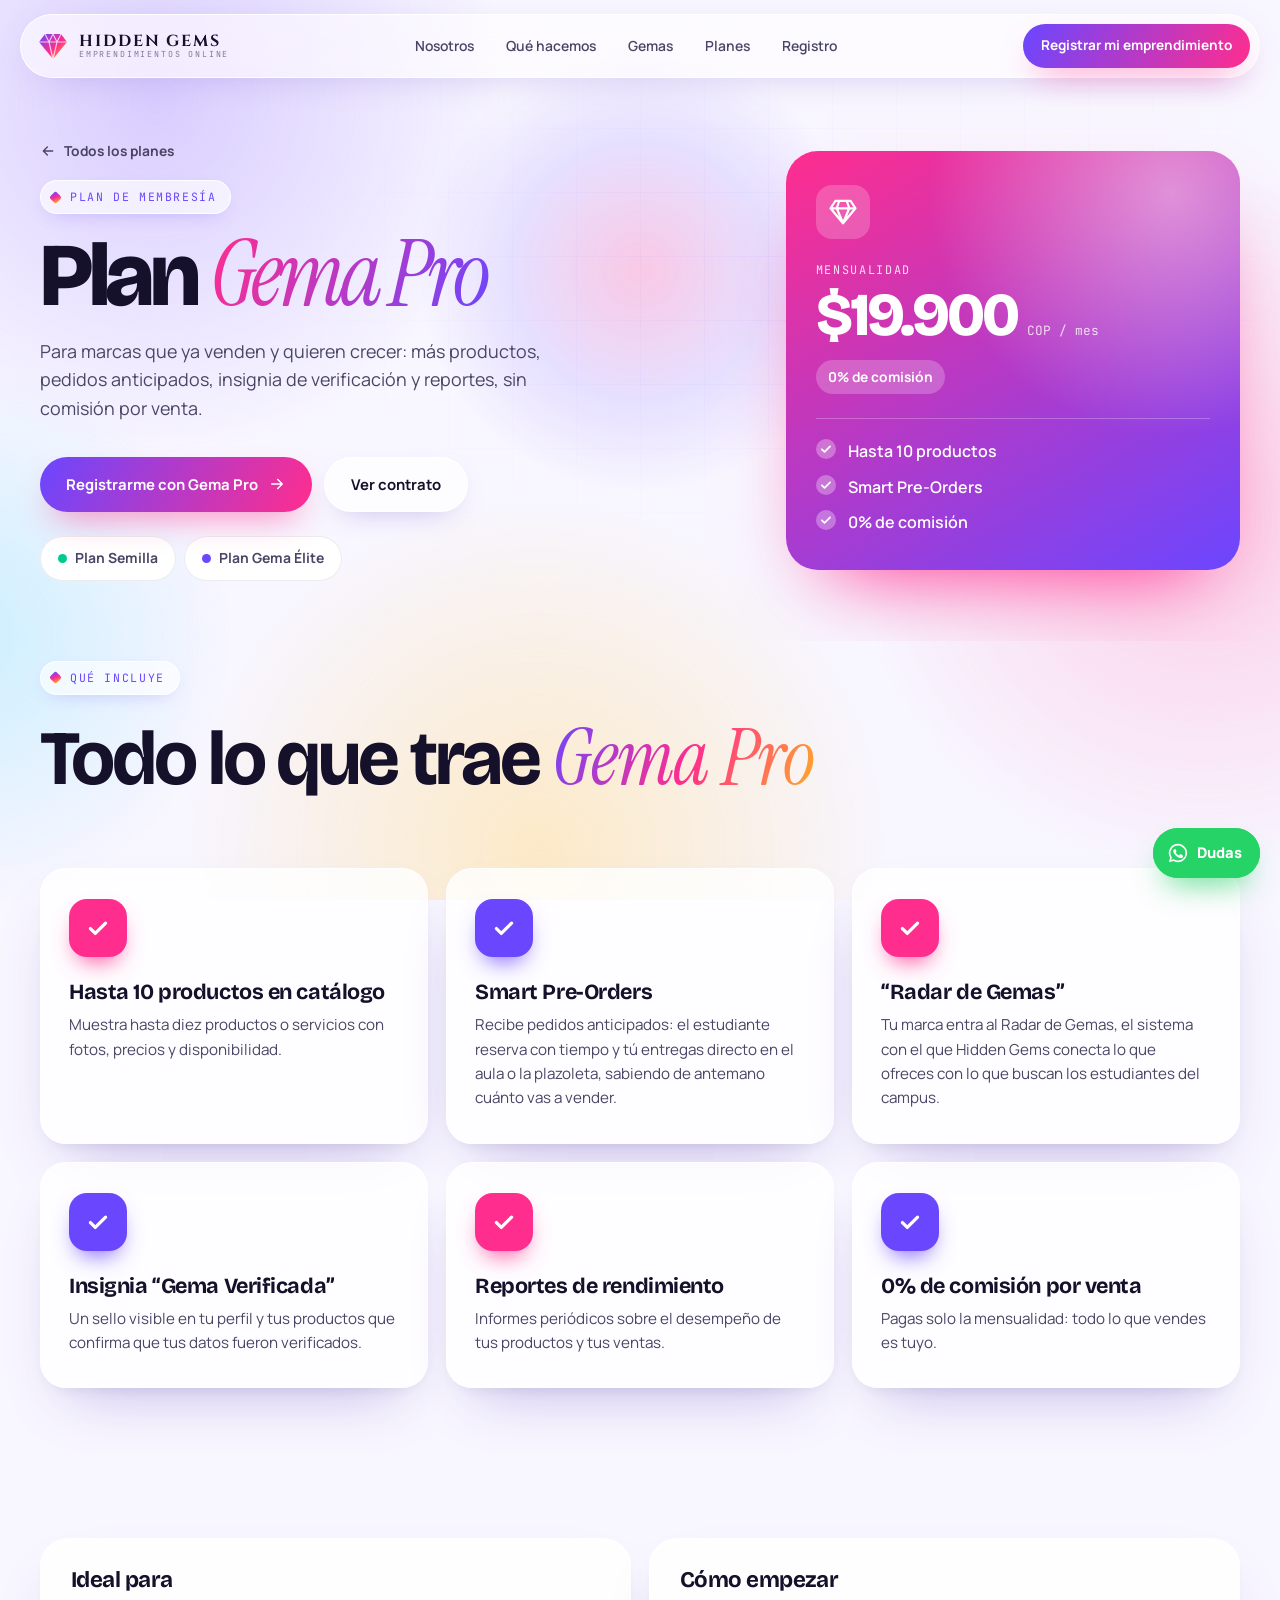
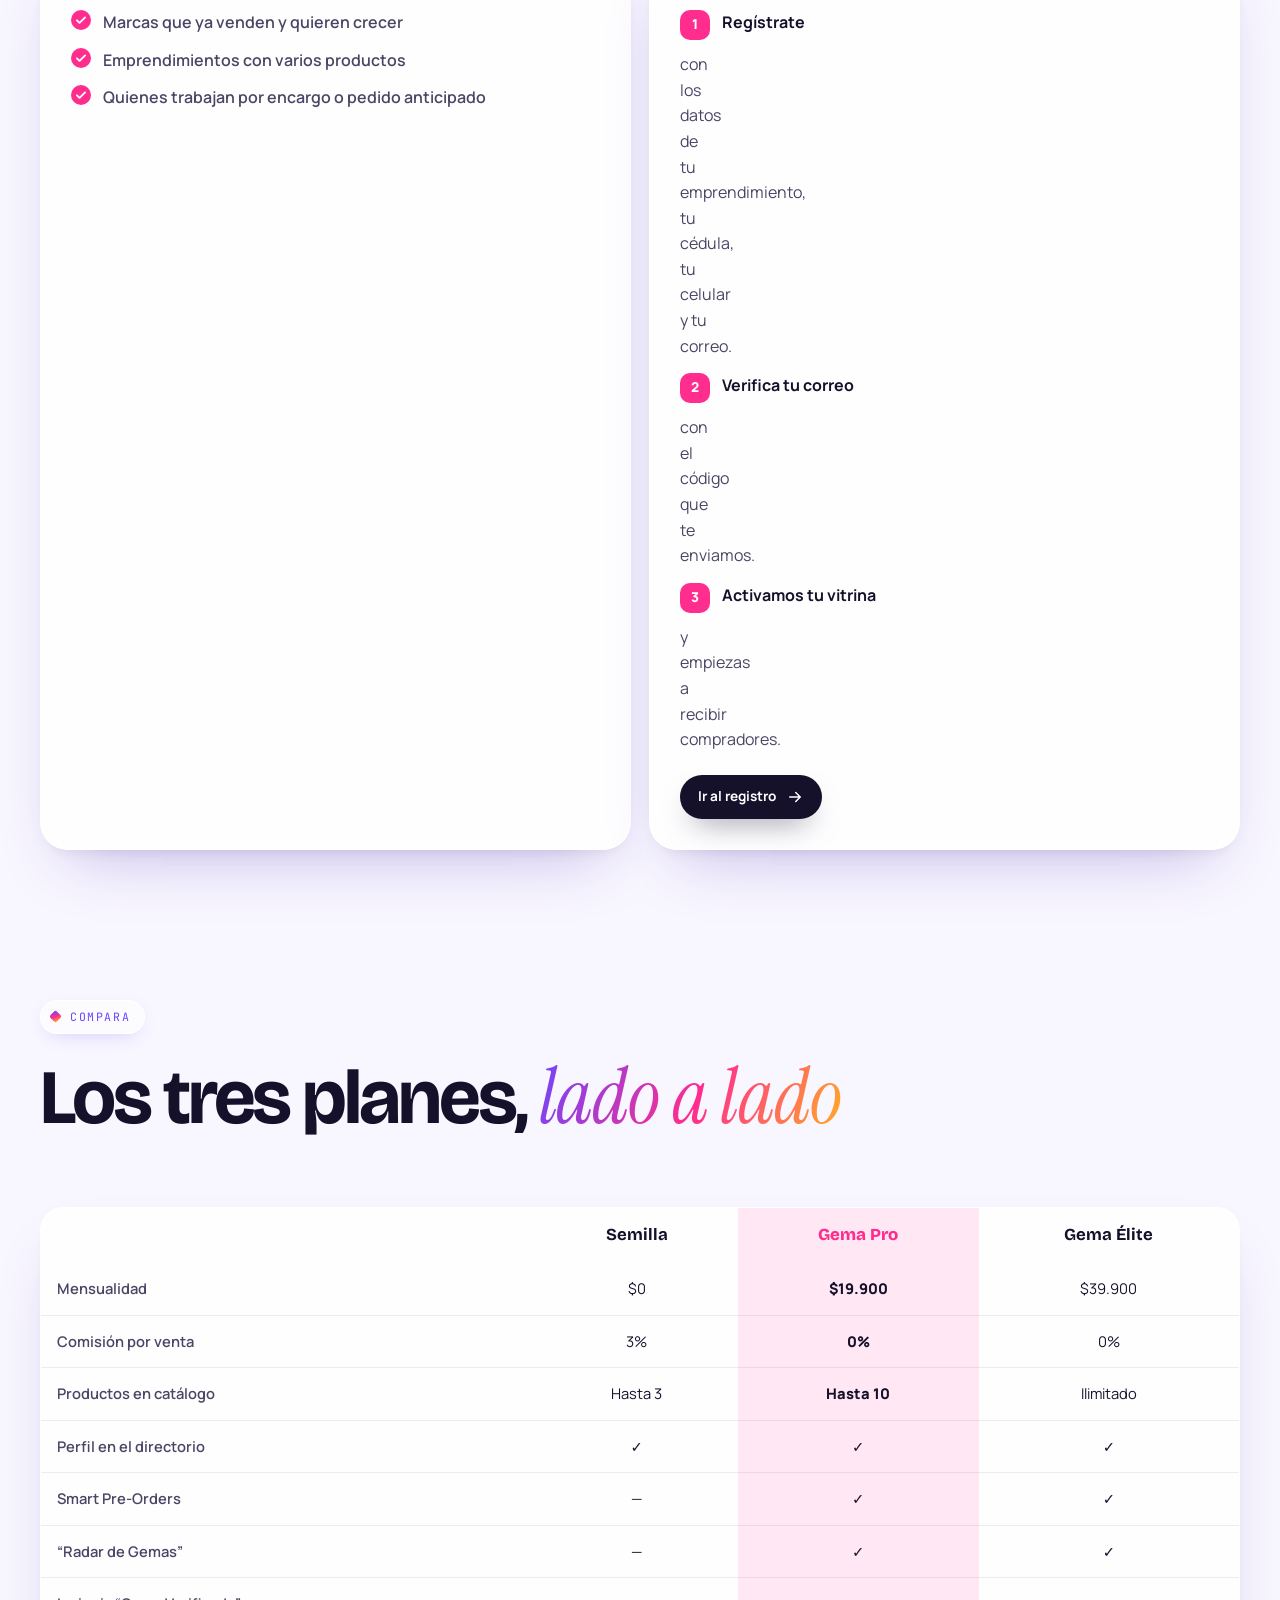
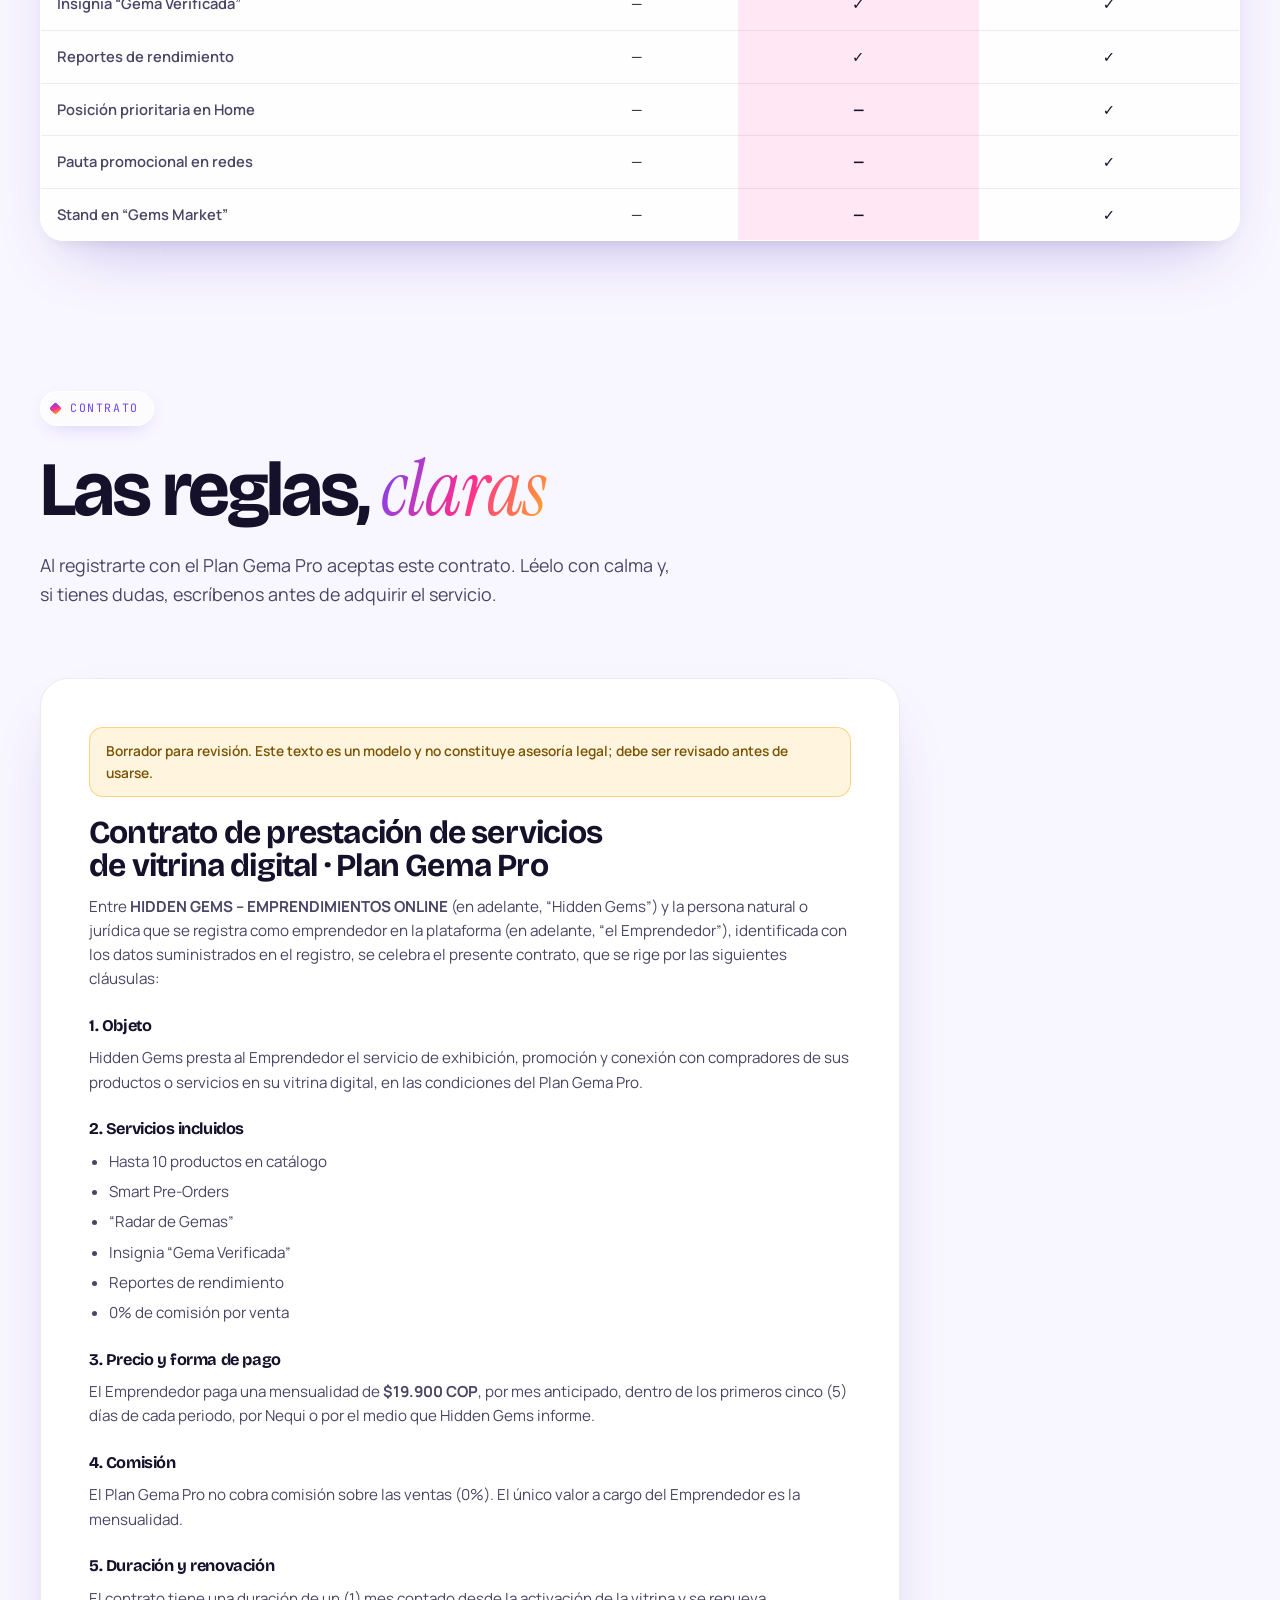
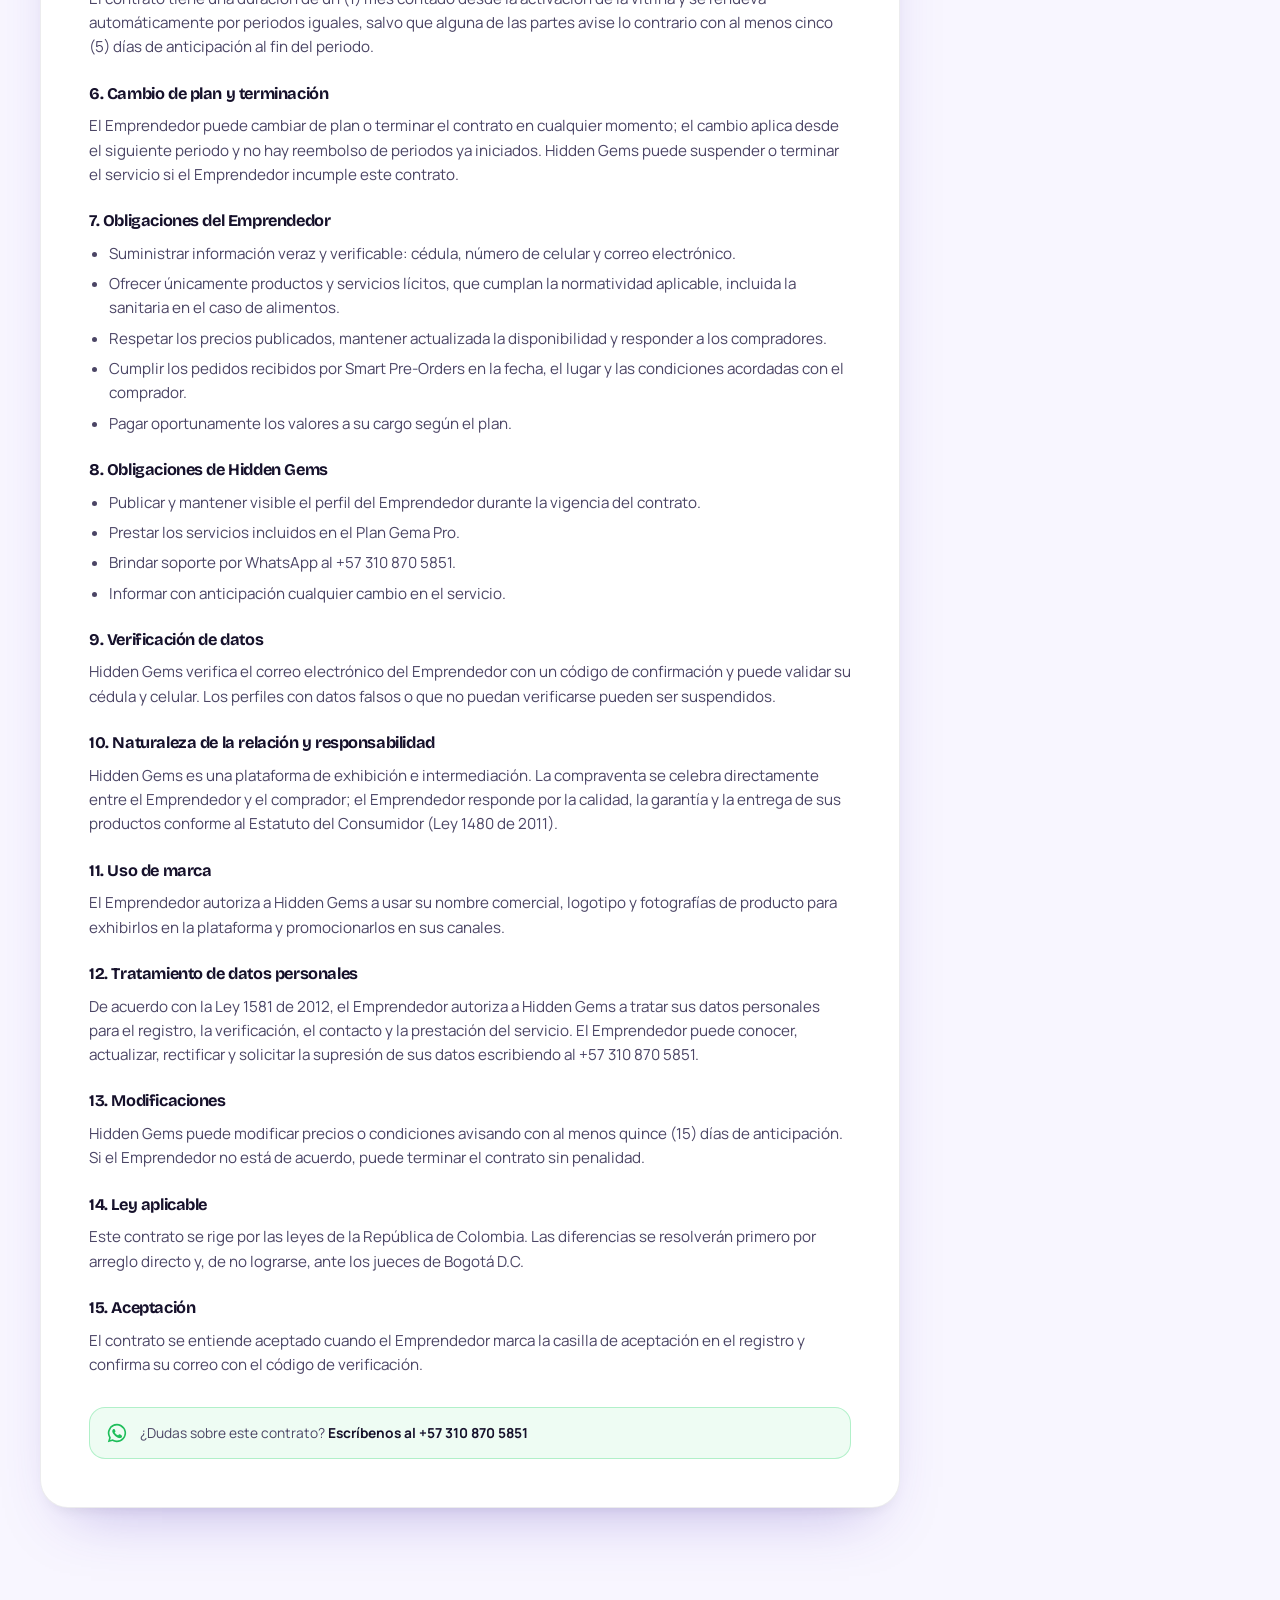
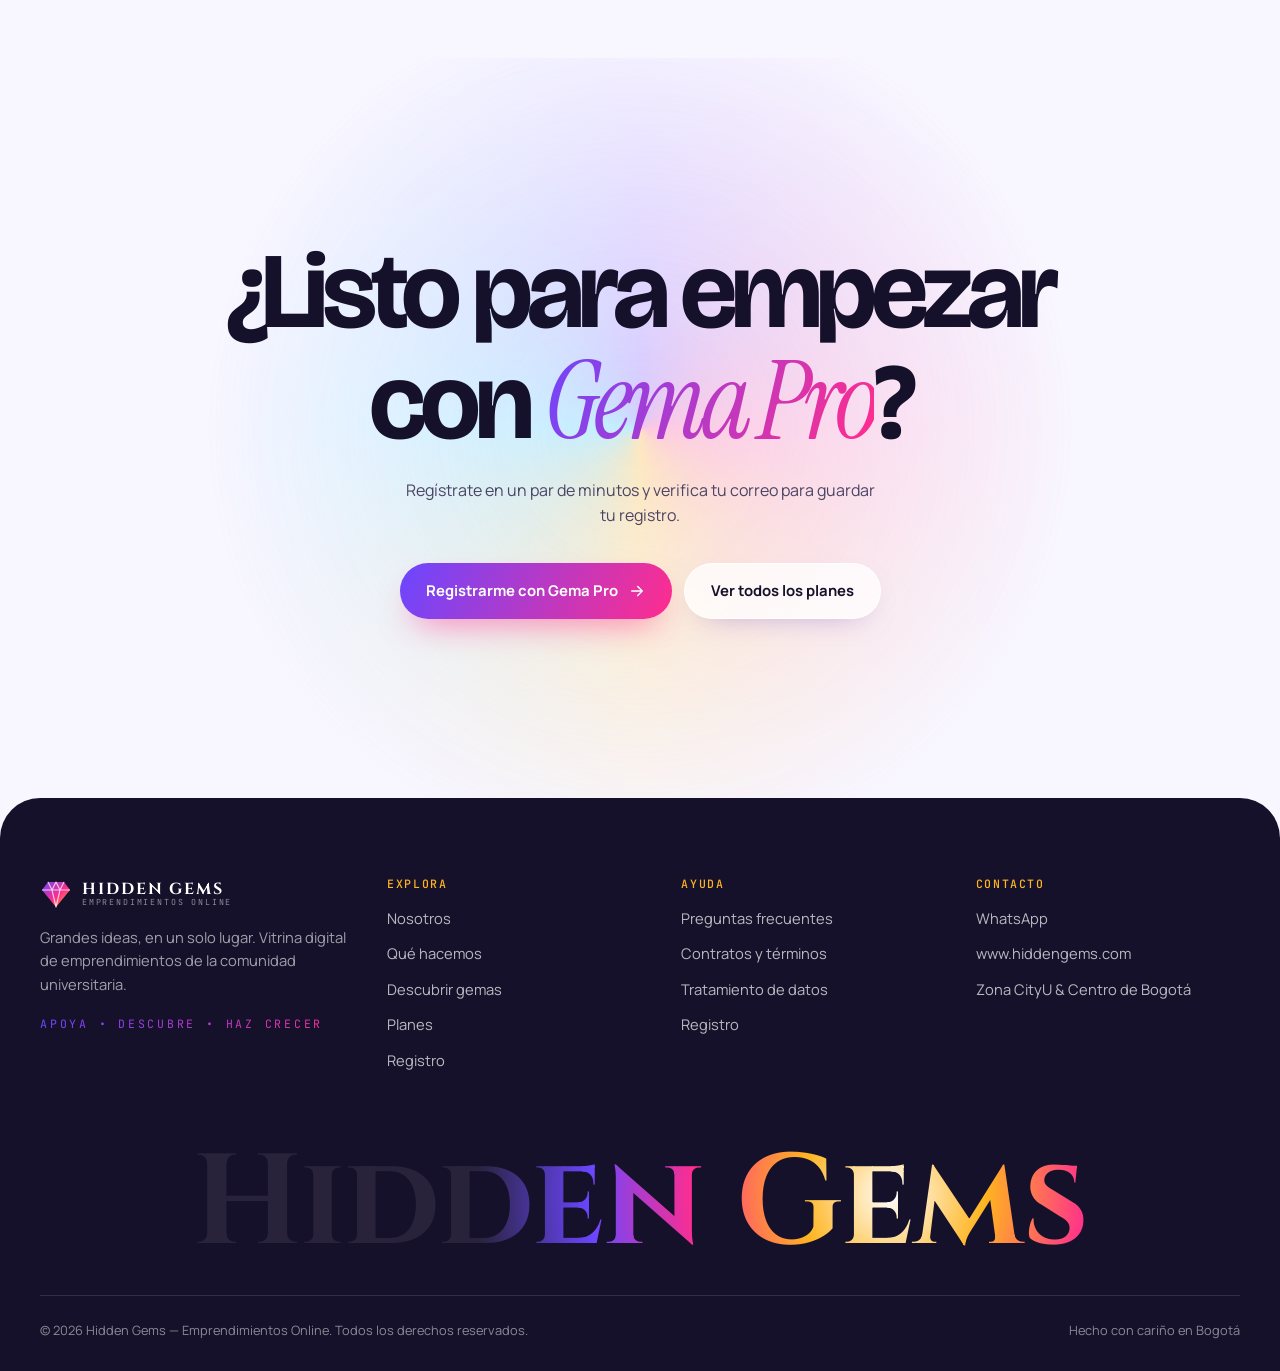
<file: plan-pro.html>
<!DOCTYPE html>
<html lang="es">
<head>
<meta charset="UTF-8">
<meta name="viewport" content="width=device-width, initial-scale=1.0, viewport-fit=cover">
<title>Plan Gema Pro · Hidden Gems</title>
<meta name="description" content="Plan Gema Pro de Hidden Gems: qué incluye, precio, comparación de planes y contrato.">
<meta name="theme-color" content="#f8f6ff">
<link rel="preconnect" href="https://fonts.googleapis.com">
<link rel="preconnect" href="https://fonts.gstatic.com" crossorigin>
<link href="https://fonts.googleapis.com/css2?family=Bricolage+Grotesque:opsz,wght@12..96,400..800&family=Instrument+Serif:ital@0;1&family=Manrope:wght@400;500;600;700;800&family=JetBrains+Mono:wght@400;500&family=Cinzel:wght@600;700&display=swap" rel="stylesheet">
<link rel="stylesheet" href="styles.css?v=20261102-2">
<script>document.documentElement.classList.add('js');</script>
</head>
<body class="plan-page" style="--pc:#ff2d8e;--pc2:#6b46ff">
<!-- Sprite -->
<svg width="0" height="0" style="position:absolute" aria-hidden="true">
  <defs>
    <linearGradient id="gg" x1="0" y1="0" x2="1" y2="1"><stop offset="0" stop-color="#6b46ff"/><stop offset=".55" stop-color="#ff2d8e"/><stop offset="1" stop-color="#ffb41f"/></linearGradient>
    <linearGradient id="sg" x1="0" y1="0" x2="1" y2="1"><stop offset="0" stop-color="#6b46ff"/><stop offset=".55" stop-color="#ff2d8e"/><stop offset="1" stop-color="#ffb41f"/></linearGradient>
    <linearGradient id="tg" x1="0" y1="0" x2="1" y2="1"><stop offset="0" stop-color="#6b46ff"/><stop offset="1" stop-color="#ff2d8e"/></linearGradient>
  </defs>
  <symbol id="i-arrow" viewBox="0 0 24 24"><path d="M5 12h14M13 6l6 6-6 6" fill="none" stroke="currentColor" stroke-width="2" stroke-linecap="round" stroke-linejoin="round"/></symbol>
  <symbol id="i-heart" viewBox="0 0 24 24"><path d="M12 20.5s-7.5-4.6-9.3-9.2C1.4 7.9 3.6 4.5 7 4.5c2 0 3.6 1.1 5 3 1.4-1.9 3-3 5-3 3.4 0 5.6 3.4 4.3 6.8-1.8 4.6-9.3 9.2-9.3 9.2z"/></symbol>
  <symbol id="i-check" viewBox="0 0 24 24"><path d="M5 12.5l4.5 4.5L19 7.5" fill="none" stroke="currentColor" stroke-width="3" stroke-linecap="round" stroke-linejoin="round"/></symbol>
  <symbol id="i-gem" viewBox="0 0 24 24"><path d="M6 3h12l4 6-10 12L2 9z M2 9h20 M9 3l-2 6 5 12 5-12-2-6" fill="none" stroke="currentColor" stroke-width="1.8" stroke-linejoin="round"/></symbol>
  <symbol id="i-wa" viewBox="0 0 24 24"><path fill="currentColor" d="M12 2a10 10 0 0 0-8.6 15.1L2 22l5-1.3A10 10 0 1 0 12 2zm0 18.2a8.2 8.2 0 0 1-4.2-1.1l-.3-.2-3 .8.8-2.9-.2-.3A8.2 8.2 0 1 1 12 20.2zm4.5-6.1c-.2-.1-1.5-.7-1.7-.8-.2-.1-.4-.1-.6.1l-.8 1c-.1.2-.3.2-.5.1a6.7 6.7 0 0 1-3.3-2.9c-.2-.4.2-.4.7-1.3.1-.2 0-.3 0-.4l-.8-1.8c-.2-.5-.4-.4-.6-.4h-.5a1 1 0 0 0-.7.3 3 3 0 0 0-.9 2.2 5.2 5.2 0 0 0 1.1 2.7 11.8 11.8 0 0 0 4.5 4c1.7.7 2.3.8 3.2.6.5-.1 1.5-.6 1.7-1.2.2-.6.2-1.1.2-1.2-.1-.1-.2-.2-.5-.3z"/></symbol>
  <symbol id="i-eye" viewBox="0 0 24 24"><path d="M2 12s3.6-7 10-7 10 7 10 7-3.6 7-10 7S2 12 2 12z" fill="none" stroke="currentColor" stroke-width="2"/><circle cx="12" cy="12" r="3" fill="none" stroke="currentColor" stroke-width="2"/></symbol>
  <symbol id="i-search" viewBox="0 0 24 24"><circle cx="11" cy="11" r="7" fill="none" stroke="currentColor" stroke-width="2"/><path d="M20 20l-3.5-3.5" stroke="currentColor" stroke-width="2" stroke-linecap="round"/></symbol>
  <symbol id="i-pin" viewBox="0 0 24 24"><path d="M12 21s-7-6.2-7-11.5A7 7 0 0 1 19 9.5C19 14.8 12 21 12 21z" fill="none" stroke="currentColor" stroke-width="2"/><circle cx="12" cy="9.5" r="2.5" fill="none" stroke="currentColor" stroke-width="2"/></symbol>
  <symbol id="i-caret" viewBox="0 0 12 12"><path d="M2 4l4 4 4-4" fill="none" stroke="currentColor" stroke-width="1.6" stroke-linecap="round"/></symbol>
  <symbol id="i-up" viewBox="0 0 24 24"><path d="M12 19V5M6 11l6-6 6 6" fill="none" stroke="currentColor" stroke-width="2" stroke-linecap="round" stroke-linejoin="round"/></symbol>
  <symbol id="i-upload" viewBox="0 0 24 24"><path d="M12 16V4M7 9l5-5 5 5M4 16v3a1 1 0 0 0 1 1h14a1 1 0 0 0 1-1v-3" fill="none" stroke="currentColor" stroke-width="2" stroke-linecap="round" stroke-linejoin="round"/></symbol>
  <symbol id="i-spark" viewBox="0 0 24 24"><path d="M12 2l2.2 7.8L22 12l-7.8 2.2L12 22l-2.2-7.8L2 12l7.8-2.2z" fill="currentColor"/></symbol>
  <symbol id="i-chat" viewBox="0 0 24 24"><path d="M4 5h16v11H9l-5 4z" fill="none" stroke="currentColor" stroke-width="2" stroke-linejoin="round"/></symbol>
  <!-- product art (64x64) -->
  <symbol id="p-acc" viewBox="0 0 64 64"><path d="M16 8c3 14 9 20 16 22 7-2 13-8 16-22"/><path d="M22 34l10-6 10 6-10 22z"/><path d="M22 34h20M32 28l-4 6 4 22 4-22z"/><circle cx="32" cy="27" r="1.5"/></symbol>
  <symbol id="p-ill" viewBox="0 0 64 64"><rect x="8" y="12" width="40" height="32" rx="4"/><path d="M14 38l9-10 7 7 6-8 8 11"/><circle cx="20" cy="21" r="3"/><path d="M50 30l8-18M46 40l4-10 3 2-4 9z"/></symbol>
  <symbol id="p-cafe" viewBox="0 0 64 64"><path d="M14 26h32v12a12 12 0 0 1-12 12h-8a12 12 0 0 1-12-12z"/><path d="M46 30h4a6 6 0 0 1 0 12h-5"/><path d="M23 10q4 5 0 10M31 8q4 5 0 10M39 10q4 5 0 10"/><path d="M10 56h40"/></symbol>
  <symbol id="p-lap" viewBox="0 0 64 64"><rect x="12" y="12" width="40" height="26" rx="3"/><path d="M6 44h52l-4 6H10z"/><path d="M24 44l6-6h4l6 6"/><path d="M20 20h14M20 26h22M20 32h8"/></symbol>
  <symbol id="p-logo" viewBox="0 0 64 64"><path d="M32 6l14 22-14 30-14-30z"/><path d="M32 6v26"/><circle cx="32" cy="35" r="3.5"/><path d="M18 28h28"/><path d="M6 58h20M38 58h20"/></symbol>
  <symbol id="p-hood" viewBox="0 0 64 64"><path d="M22 10l-9 6-7 20 8 3 3-9v26h30V30l3 9 8-3-7-20-9-6q-10 10-20 0z"/><path d="M28 18v9M36 18v9"/><path d="M24 44h16"/></symbol>
  <symbol id="p-gift" viewBox="0 0 64 64"><rect x="10" y="26" width="44" height="10" rx="2"/><path d="M14 36v20h36V36"/><path d="M32 26v30"/><path d="M32 26c-6 0-14-2-14-8s8-6 14 8c6-14 14-14 14-8s-8 8-14 8z"/></symbol>
</svg>

<div class="aura" aria-hidden="true"><span class="blob blob--1"></span><span class="blob blob--2"></span><span class="blob blob--3"></span><span class="blob blob--4"></span><span class="blob blob--m"></span></div>
<div class="cursor" aria-hidden="true"><span class="cursor__label">Ver</span></div>
<div class="cursor-dot" aria-hidden="true"></div>
<div class="progress" aria-hidden="true"></div>

<header class="header" id="top">
  <nav class="nav" aria-label="Principal">
    <a class="logo" href="index.html" aria-label="Hidden Gems, inicio">
      <svg class="logo__mark" viewBox="0 0 32 32" aria-hidden="true"><path d="M8 4h16l6 8-14 17L2 12z" fill="url(#gg)"/><path d="M2 12h28M8 4l4 8 4 17 4-17 4-8M12 12l4-8 4 8" fill="none" stroke="#fff" stroke-opacity=".75" stroke-width="1.1" stroke-linejoin="round"/></svg>
      <span class="logo__txt"><span class="logo__name">Hidden Gems</span><span class="logo__sub">EMPRENDIMIENTOS ONLINE</span></span>
    </a>
    <ul class="nav__links">
      <li><a href="index.html#nosotros">Nosotros</a></li>
      <li><a href="index.html#que-hacemos">Qué hacemos</a></li>
      <li><a href="index.html#catalogo">Gemas</a></li>
      <li><a href="index.html#planes">Planes</a></li>
      <li><a href="index.html#registro">Registro</a></li>
      <li class="nav__pill" aria-hidden="true"></li>
    </ul>
    <div class="nav__actions">
      <button class="fav-pill" id="favPill" type="button" aria-label="Ver mis favoritos"><svg><use href="index.html#i-heart"/></svg><span id="favCount">0</span></button>
      <a href="index.html#registro" class="btn btn--sm btn--grad magnetic">Registrar mi emprendimiento</a>
      <button class="burger" id="burger" type="button" aria-label="Abrir menú" aria-expanded="false" aria-controls="mmenu"><span></span><span></span></button>
    </div>
  </nav>
</header>

<div class="mmenu" id="mmenu" aria-hidden="true">
  <ol>
    <li><a href="index.html#nosotros"><small>01</small>Nosotros</a></li>
    <li><a href="index.html#que-hacemos"><small>02</small>Qué hacemos</a></li>
    <li><a href="index.html#catalogo"><small>03</small>Descubrir gemas</a></li>
    <li><a href="index.html#planes"><small>04</small>Planes</a></li>
    <li><a href="index.html#registro"><small>05</small>Registro</a></li>
    <li><a href="index.html#faq"><small>06</small>Preguntas</a></li>
  </ol>
  <div class="mmenu__cta">
    <a href="index.html#registro" class="btn btn--grad btn--block">Registrar mi emprendimiento</a>
    <a href="https://wa.me/573108705851" class="btn btn--ghost btn--block" target="_blank" rel="noopener">Dudas por WhatsApp</a>
  </div>
</div>

<main>
<section class="plan-hero" id="inicio">
  <div class="hero__grid" aria-hidden="true"></div>
  <div class="wrap plan-hero__inner">
    <div class="plan-hero__copy">
      <a class="back" href="index.html#planes"><svg><use href="#i-arrow"/></svg>Todos los planes</a>
      <span class="eyebrow">Plan de membresía</span>
      <h1 class="split" data-split>Plan <em class="gt">Gema Pro</em></h1>
      <p class="lede">Para marcas que ya venden y quieren crecer: más productos, pedidos anticipados, insignia de verificación y reportes, sin comisión por venta.</p>
      <div class="hero__ctas">
        <a href="index.html?plan=pro#registro" class="btn btn--grad magnetic">Registrarme con Gema Pro <svg><use href="#i-arrow"/></svg></a>
        <a href="#contrato" class="btn btn--ghost magnetic">Ver contrato</a>
      </div>
      <div class="chips plan-others"><a class="chip" style="--c:#00c98e" href="plan-semilla.html"><i></i>Plan Semilla</a><a class="chip" style="--c:#6b46ff" href="plan-elite.html"><i></i>Plan Gema Élite</a></div>
    </div>
    <div class="price-card reveal reveal--pop">
      <svg class="price-card__gem" viewBox="0 0 24 24" aria-hidden="true"><use href="#i-gem"/></svg>
      <p class="price-card__lbl">Mensualidad</p>
      <p class="price-card__price">$19.900 <small>COP / mes</small></p>
      <p class="price-card__fee">0% de comisión</p>
      <ul><li><svg><use href="#i-check"/></svg>Hasta 10 productos</li><li><svg><use href="#i-check"/></svg>Smart Pre-Orders</li><li><svg><use href="#i-check"/></svg>0% de comisión</li></ul>
    </div>
  </div>
</section>

<section class="section" id="incluye" style="padding-top:20px">
  <div class="wrap">
    <div class="sec-head">
      <span class="eyebrow reveal">Qué incluye</span>
      <h2 class="h2 reveal">Todo lo que trae <em>Gema Pro</em></h2>
    </div>
    <div class="feat"><article class="benefit reveal" style="--c:#ff2d8e;--d:0.00s"><span class="benefit__ico"><svg><use href="#i-check"/></svg></span><h3>Hasta 10 productos en catálogo</h3><p>Muestra hasta diez productos o servicios con fotos, precios y disponibilidad.</p></article><article class="benefit reveal" style="--c:#6b46ff;--d:0.08s"><span class="benefit__ico"><svg><use href="#i-check"/></svg></span><h3>Smart Pre-Orders</h3><p>Recibe pedidos anticipados: el estudiante reserva con tiempo y tú entregas directo en el aula o la plazoleta, sabiendo de antemano cuánto vas a vender.</p></article><article class="benefit reveal" style="--c:#ff2d8e;--d:0.16s"><span class="benefit__ico"><svg><use href="#i-check"/></svg></span><h3>“Radar de Gemas”</h3><p>Tu marca entra al Radar de Gemas, el sistema con el que Hidden Gems conecta lo que ofreces con lo que buscan los estudiantes del campus.</p></article><article class="benefit reveal" style="--c:#6b46ff;--d:0.00s"><span class="benefit__ico"><svg><use href="#i-check"/></svg></span><h3>Insignia “Gema Verificada”</h3><p>Un sello visible en tu perfil y tus productos que confirma que tus datos fueron verificados.</p></article><article class="benefit reveal" style="--c:#ff2d8e;--d:0.08s"><span class="benefit__ico"><svg><use href="#i-check"/></svg></span><h3>Reportes de rendimiento</h3><p>Informes periódicos sobre el desempeño de tus productos y tus ventas.</p></article><article class="benefit reveal" style="--c:#6b46ff;--d:0.16s"><span class="benefit__ico"><svg><use href="#i-check"/></svg></span><h3>0% de comisión por venta</h3><p>Pagas solo la mensualidad: todo lo que vendes es tuyo.</p></article></div>
  </div>
</section>

<section class="section" id="ideal" style="padding-top:0">
  <div class="wrap ideal">
    <div class="ideal__box reveal">
      <h3>Ideal para</h3>
      <ul class="ticks"><li><svg><use href="#i-check"/></svg>Marcas que ya venden y quieren crecer</li><li><svg><use href="#i-check"/></svg>Emprendimientos con varios productos</li><li><svg><use href="#i-check"/></svg>Quienes trabajan por encargo o pedido anticipado</li></ul>
    </div>
    <div class="ideal__box reveal" style="--d:.1s">
      <h3>Cómo empezar</h3>
      <ol class="mini-steps"><li><b>Regístrate</b> con los datos de tu emprendimiento, tu cédula, tu celular y tu correo.</li><li><b>Verifica tu correo</b> con el código que te enviamos.</li><li><b>Activamos tu vitrina</b> y empiezas a recibir compradores.</li></ol>
      <a class="btn btn--sm magnetic" href="index.html?plan=pro#registro">Ir al registro <svg><use href="#i-arrow"/></svg></a>
    </div>
  </div>
</section>

<section class="section" id="comparar" style="padding-top:0">
  <div class="wrap">
    <div class="sec-head">
      <span class="eyebrow reveal">Compara</span>
      <h2 class="h2 reveal">Los tres planes, <em>lado a lado</em></h2>
    </div>
    <div class="compare reveal"><table><thead><tr><th scope="col"><span class="sr">Característica</span></th><th scope="col" class=""><a href="plan-semilla.html">Semilla</a></th><th scope="col" class="is-cur"><a href="plan-pro.html">Gema Pro</a></th><th scope="col" class=""><a href="plan-elite.html">Gema Élite</a></th></tr></thead><tbody><tr><th scope="row">Mensualidad</th><td class="">$0</td><td class="is-cur">$19.900</td><td class="">$39.900</td></tr><tr><th scope="row">Comisión por venta</th><td class="">3%</td><td class="is-cur">0%</td><td class="">0%</td></tr><tr><th scope="row">Productos en catálogo</th><td class="">Hasta 3</td><td class="is-cur">Hasta 10</td><td class="">Ilimitado</td></tr><tr><th scope="row">Perfil en el directorio</th><td class="">✓</td><td class="is-cur">✓</td><td class="">✓</td></tr><tr><th scope="row">Smart Pre-Orders</th><td class="">—</td><td class="is-cur">✓</td><td class="">✓</td></tr><tr><th scope="row">“Radar de Gemas”</th><td class="">—</td><td class="is-cur">✓</td><td class="">✓</td></tr><tr><th scope="row">Insignia “Gema Verificada”</th><td class="">—</td><td class="is-cur">✓</td><td class="">✓</td></tr><tr><th scope="row">Reportes de rendimiento</th><td class="">—</td><td class="is-cur">✓</td><td class="">✓</td></tr><tr><th scope="row">Posición prioritaria en Home</th><td class="">—</td><td class="is-cur">—</td><td class="">✓</td></tr><tr><th scope="row">Pauta promocional en redes</th><td class="">—</td><td class="is-cur">—</td><td class="">✓</td></tr><tr><th scope="row">Stand en “Gems Market”</th><td class="">—</td><td class="is-cur">—</td><td class="">✓</td></tr></tbody></table></div>
  </div>
</section>

<section class="section" id="contrato" style="padding-top:0">
  <div class="wrap">
    <div class="sec-head">
      <span class="eyebrow reveal">Contrato</span>
      <h2 class="h2 reveal">Las reglas, <em>claras</em></h2>
      <p class="lede reveal">Al registrarte con el Plan Gema Pro aceptas este contrato. Léelo con calma y, si tienes dudas, escríbenos antes de adquirir el servicio.</p>
    </div>
    <article class="contract reveal">
      <p class="contract__draft">Borrador para revisión. Este texto es un modelo y no constituye asesoría legal; debe ser revisado antes de usarse.</p>
      <h2 class="contract__title">Contrato de prestación de servicios de vitrina digital · Plan Gema Pro</h2>
      <p>Entre <b>HIDDEN GEMS – EMPRENDIMIENTOS ONLINE</b> (en adelante, “Hidden Gems”) y la persona natural o jurídica que se registra como emprendedor en la plataforma (en adelante, “el Emprendedor”), identificada con los datos suministrados en el registro, se celebra el presente contrato, que se rige por las siguientes cláusulas:</p>
      <h3>1. Objeto</h3><p>Hidden Gems presta al Emprendedor el servicio de exhibición, promoción y conexión con compradores de sus productos o servicios en su vitrina digital, en las condiciones del Plan Gema Pro.</p>
      <h3>2. Servicios incluidos</h3><ul><li>Hasta 10 productos en catálogo</li><li>Smart Pre-Orders</li><li>“Radar de Gemas”</li><li>Insignia “Gema Verificada”</li><li>Reportes de rendimiento</li><li>0% de comisión por venta</li></ul>
      <h3>3. Precio y forma de pago</h3><p>El Emprendedor paga una mensualidad de <b>$19.900 COP</b>, por mes anticipado, dentro de los primeros cinco (5) días de cada periodo, por Nequi o por el medio que Hidden Gems informe.</p>
      <h3>4. Comisión</h3><p>El Plan Gema Pro no cobra comisión sobre las ventas (0%). El único valor a cargo del Emprendedor es la mensualidad.</p>
      <h3>5. Duración y renovación</h3><p>El contrato tiene una duración de un (1) mes contado desde la activación de la vitrina y se renueva automáticamente por periodos iguales, salvo que alguna de las partes avise lo contrario con al menos cinco (5) días de anticipación al fin del periodo.</p>
      <h3>6. Cambio de plan y terminación</h3><p>El Emprendedor puede cambiar de plan o terminar el contrato en cualquier momento; el cambio aplica desde el siguiente periodo y no hay reembolso de periodos ya iniciados. Hidden Gems puede suspender o terminar el servicio si el Emprendedor incumple este contrato.</p>
      <h3>7. Obligaciones del Emprendedor</h3><ul>
        <li>Suministrar información veraz y verificable: cédula, número de celular y correo electrónico.</li>
        <li>Ofrecer únicamente productos y servicios lícitos, que cumplan la normatividad aplicable, incluida la sanitaria en el caso de alimentos.</li>
        <li>Respetar los precios publicados, mantener actualizada la disponibilidad y responder a los compradores.</li><li>Cumplir los pedidos recibidos por Smart Pre-Orders en la fecha, el lugar y las condiciones acordadas con el comprador.</li>
        <li>Pagar oportunamente los valores a su cargo según el plan.</li></ul>
      <h3>8. Obligaciones de Hidden Gems</h3><ul>
        <li>Publicar y mantener visible el perfil del Emprendedor durante la vigencia del contrato.</li>
        <li>Prestar los servicios incluidos en el Plan Gema Pro.</li>
        <li>Brindar soporte por WhatsApp al +57 310 870 5851.</li>
        <li>Informar con anticipación cualquier cambio en el servicio.</li></ul>
      <h3>9. Verificación de datos</h3><p>Hidden Gems verifica el correo electrónico del Emprendedor con un código de confirmación y puede validar su cédula y celular. Los perfiles con datos falsos o que no puedan verificarse pueden ser suspendidos.</p>
      <h3>10. Naturaleza de la relación y responsabilidad</h3><p>Hidden Gems es una plataforma de exhibición e intermediación. La compraventa se celebra directamente entre el Emprendedor y el comprador; el Emprendedor responde por la calidad, la garantía y la entrega de sus productos conforme al Estatuto del Consumidor (Ley 1480 de 2011).</p>
      <h3>11. Uso de marca</h3><p>El Emprendedor autoriza a Hidden Gems a usar su nombre comercial, logotipo y fotografías de producto para exhibirlos en la plataforma y promocionarlos en sus canales.</p>
      <h3 id="datos">12. Tratamiento de datos personales</h3><p>De acuerdo con la Ley 1581 de 2012, el Emprendedor autoriza a Hidden Gems a tratar sus datos personales para el registro, la verificación, el contacto y la prestación del servicio. El Emprendedor puede conocer, actualizar, rectificar y solicitar la supresión de sus datos escribiendo al +57 310 870 5851.</p>
      <h3>13. Modificaciones</h3><p>Hidden Gems puede modificar precios o condiciones avisando con al menos quince (15) días de anticipación. Si el Emprendedor no está de acuerdo, puede terminar el contrato sin penalidad.</p>
      
      <h3>14. Ley aplicable</h3><p>Este contrato se rige por las leyes de la República de Colombia. Las diferencias se resolverán primero por arreglo directo y, de no lograrse, ante los jueces de Bogotá D.C.</p>
      <h3>15. Aceptación</h3><p>El contrato se entiende aceptado cuando el Emprendedor marca la casilla de aceptación en el registro y confirma su correo con el código de verificación.</p>

      <a class="terms-help" href="https://wa.me/573108705851?text=Hola%20Hidden%20Gems%2C%20tengo%20dudas%20sobre%20el%20Plan%20Gema%20Pro%20antes%20de%20adquirirlo." target="_blank" rel="noopener"><svg><use href="#i-wa"/></svg><span>¿Dudas sobre este contrato? <b>Escríbenos al +57 310 870 5851</b></span></a>
    </article>
  </div>
</section>

<section class="cta-band">
  <div class="cta-band__glow" aria-hidden="true"></div>
  <div class="wrap">
    <h2 class="reveal">¿Listo para empezar con <em class="gt">Gema Pro</em>?</h2>
    <p class="reveal">Regístrate en un par de minutos y verifica tu correo para guardar tu registro.</p>
    <div class="hero__ctas reveal">
      <a href="index.html?plan=pro#registro" class="btn btn--grad magnetic">Registrarme con Gema Pro <svg><use href="#i-arrow"/></svg></a>
      <a href="index.html#planes" class="btn btn--ghost magnetic">Ver todos los planes</a>
    </div>
  </div>
</section>
</main>

<footer class="footer">
  <div class="wrap">
    <div class="footer__top">
      <div>
        <a class="logo" href="index.html#inicio"><svg class="logo__mark" viewBox="0 0 32 32" aria-hidden="true"><path d="M8 4h16l6 8-14 17L2 12z" fill="url(#gg)"/><path d="M2 12h28M8 4l4 8 4 17 4-17 4-8M12 12l4-8 4 8" fill="none" stroke="#fff" stroke-opacity=".75" stroke-width="1.1" stroke-linejoin="round"/></svg><span class="logo__txt"><span class="logo__name">Hidden Gems</span><span class="logo__sub">EMPRENDIMIENTOS ONLINE</span></span></a>
        <p class="footer__blurb">Grandes ideas, en un solo lugar. Vitrina digital de emprendimientos de la comunidad universitaria.</p>
        <p class="footer__slogan gt">APOYA • DESCUBRE • HAZ CRECER</p>
      </div>
      <div><h4>Explora</h4><ul><li><a href="index.html#nosotros">Nosotros</a></li><li><a href="index.html#que-hacemos">Qué hacemos</a></li><li><a href="index.html#catalogo">Descubrir gemas</a></li><li><a href="index.html#planes">Planes</a></li><li><a href="index.html#registro">Registro</a></li></ul></div>
      <div><h4>Ayuda</h4><ul><li><a href="index.html#faq">Preguntas frecuentes</a></li><li><a href="plan-pro.html#contrato">Contratos y términos</a></li><li><a href="plan-pro.html#datos">Tratamiento de datos</a></li><li><a href="index.html#registro">Registro</a></li></ul></div>
      <div><h4>Contacto</h4><ul><li><a href="https://wa.me/573108705851" target="_blank" rel="noopener">WhatsApp</a></li><li><a href="https://www.hiddengems.com" target="_blank" rel="noopener">www.hiddengems.com</a></li><li><a href="index.html#nosotros">Zona CityU &amp; Centro de Bogotá</a></li></ul></div>
    </div>
    <div class="wordmark" id="wordmark" aria-hidden="true">Hidden Gems</div>
    <div class="footer__bottom"><span>© 2026 Hidden Gems — Emprendimientos Online. Todos los derechos reservados.</span><span>Hecho con cariño en Bogotá</span></div>
  </div>
</footer>

<div class="toasts" id="toasts" aria-live="polite"></div>
<a class="dudas" href="https://wa.me/573108705851?text=Hola%20Hidden%20Gems%2C%20tengo%20una%20duda%3A" target="_blank" rel="noopener" aria-label="Dudas: escríbenos por WhatsApp"><svg viewBox="0 0 24 24" aria-hidden="true"><path fill="currentColor" d="M12 2a10 10 0 0 0-8.6 15.1L2 22l5-1.3A10 10 0 1 0 12 2zm0 18.2a8.2 8.2 0 0 1-4.2-1.1l-.3-.2-3 .8.8-2.9-.2-.3A8.2 8.2 0 1 1 12 20.2zm4.5-6.1c-.2-.1-1.5-.7-1.7-.8-.2-.1-.4-.1-.6.1l-.8 1c-.1.2-.3.2-.5.1a6.7 6.7 0 0 1-3.3-2.9c-.2-.4.2-.4.7-1.3.1-.2 0-.3 0-.4l-.8-1.8c-.2-.5-.4-.4-.6-.4h-.5a1 1 0 0 0-.7.3 3 3 0 0 0-.9 2.2 5.2 5.2 0 0 0 1.1 2.7 11.8 11.8 0 0 0 4.5 4c1.7.7 2.3.8 3.2.6.5-.1 1.5-.6 1.7-1.2.2-.6.2-1.1.2-1.2-.1-.1-.2-.2-.5-.3z"/></svg><span>Dudas</span></a>
<a href="#inicio" class="totop" id="totop" aria-label="Volver arriba"><svg class="ring" viewBox="0 0 54 54" aria-hidden="true"><circle cx="27" cy="27" r="25" id="totopRing" stroke-dasharray="157" stroke-dashoffset="157"/></svg><svg viewBox="0 0 24 24" aria-hidden="true"><path d="M12 19V5M6 11l6-6 6 6" fill="none" stroke="currentColor" stroke-width="2" stroke-linecap="round" stroke-linejoin="round"/></svg></a>
<script src="main.js?v=20261102" defer></script>
</body>
</html>
</file>
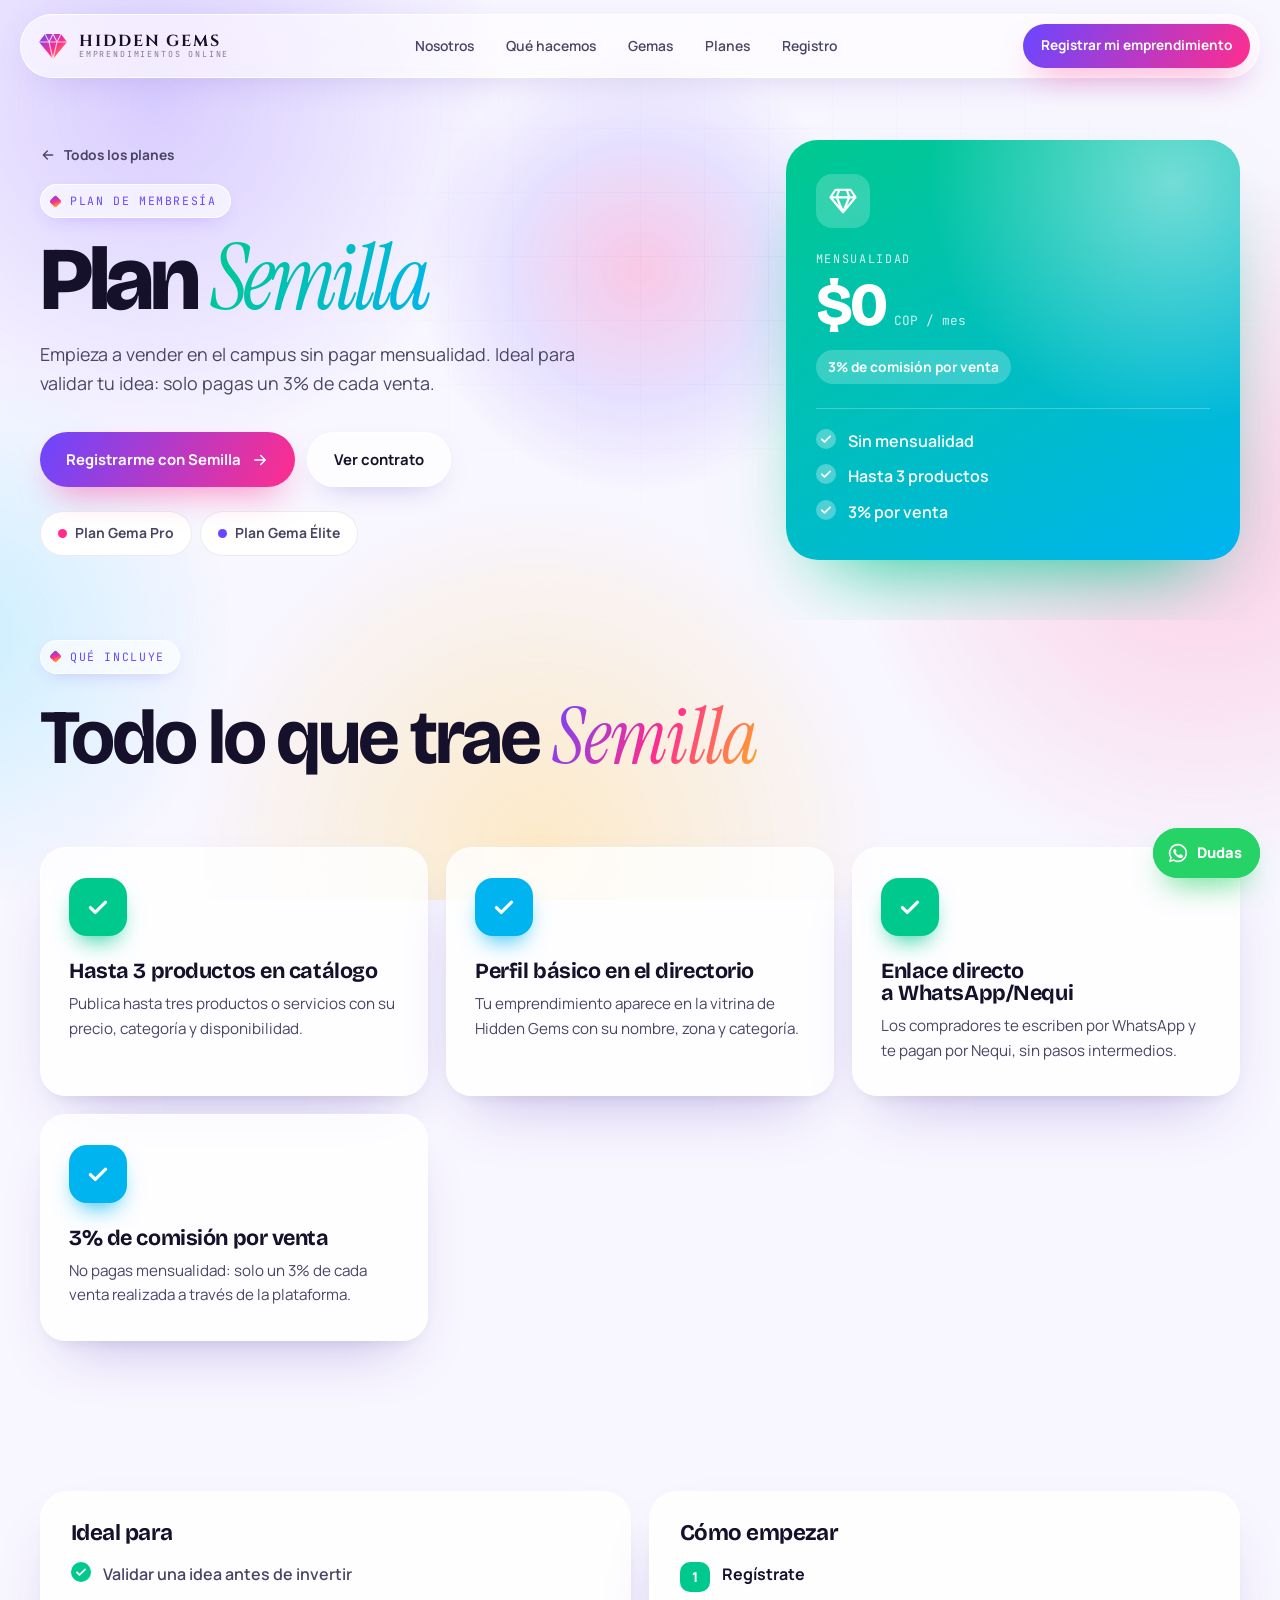
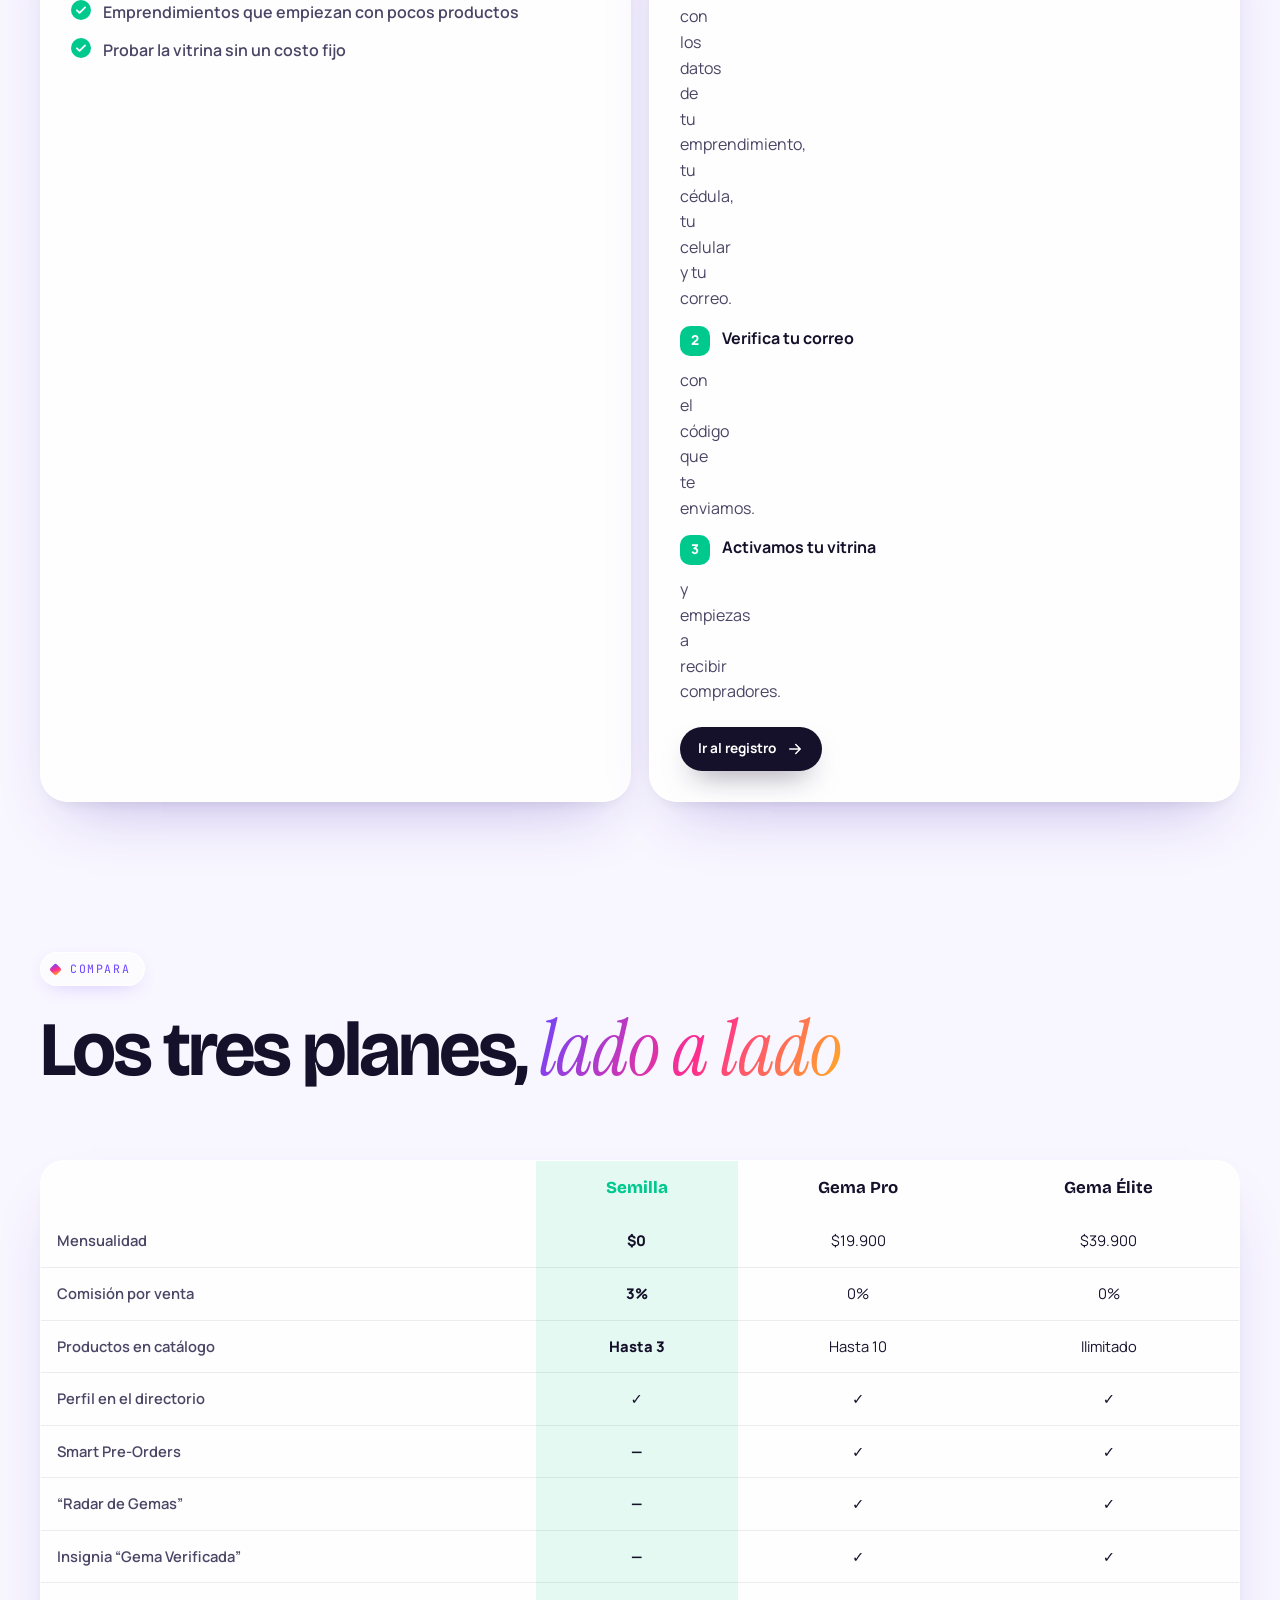
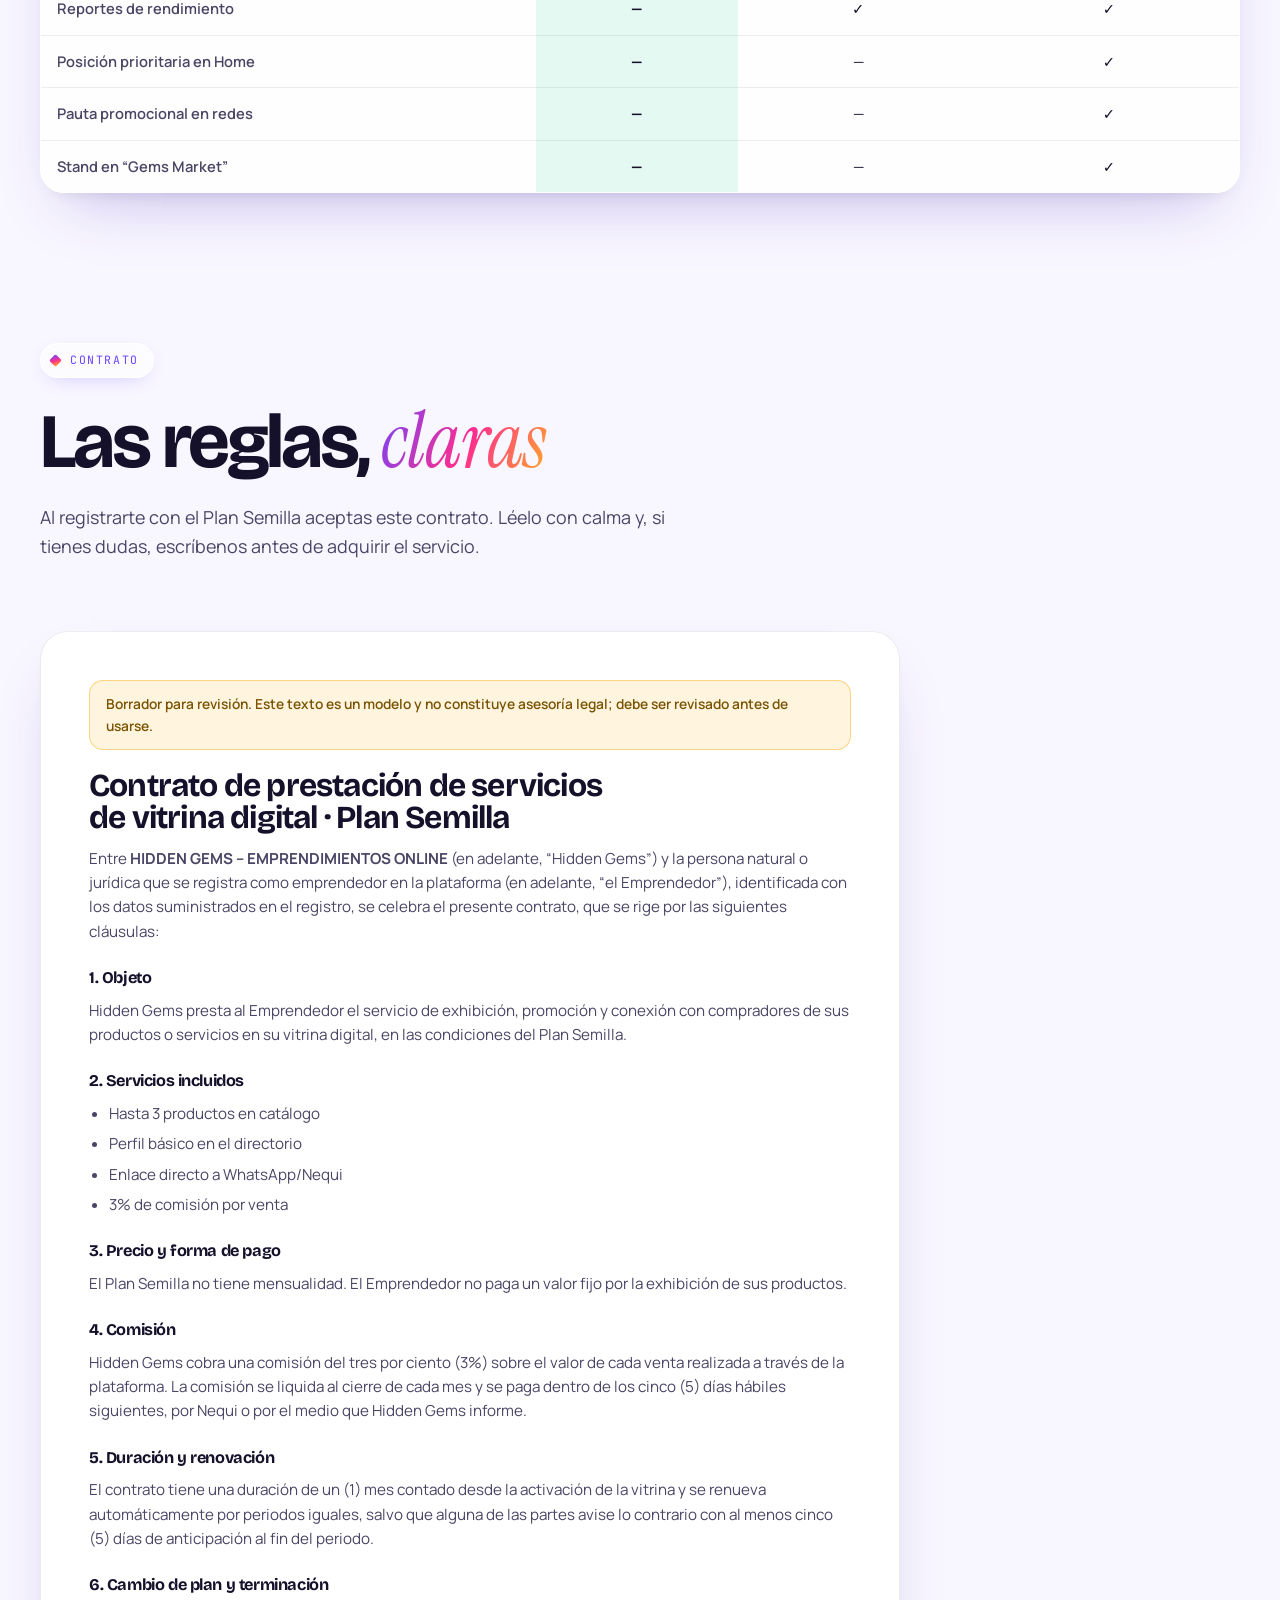
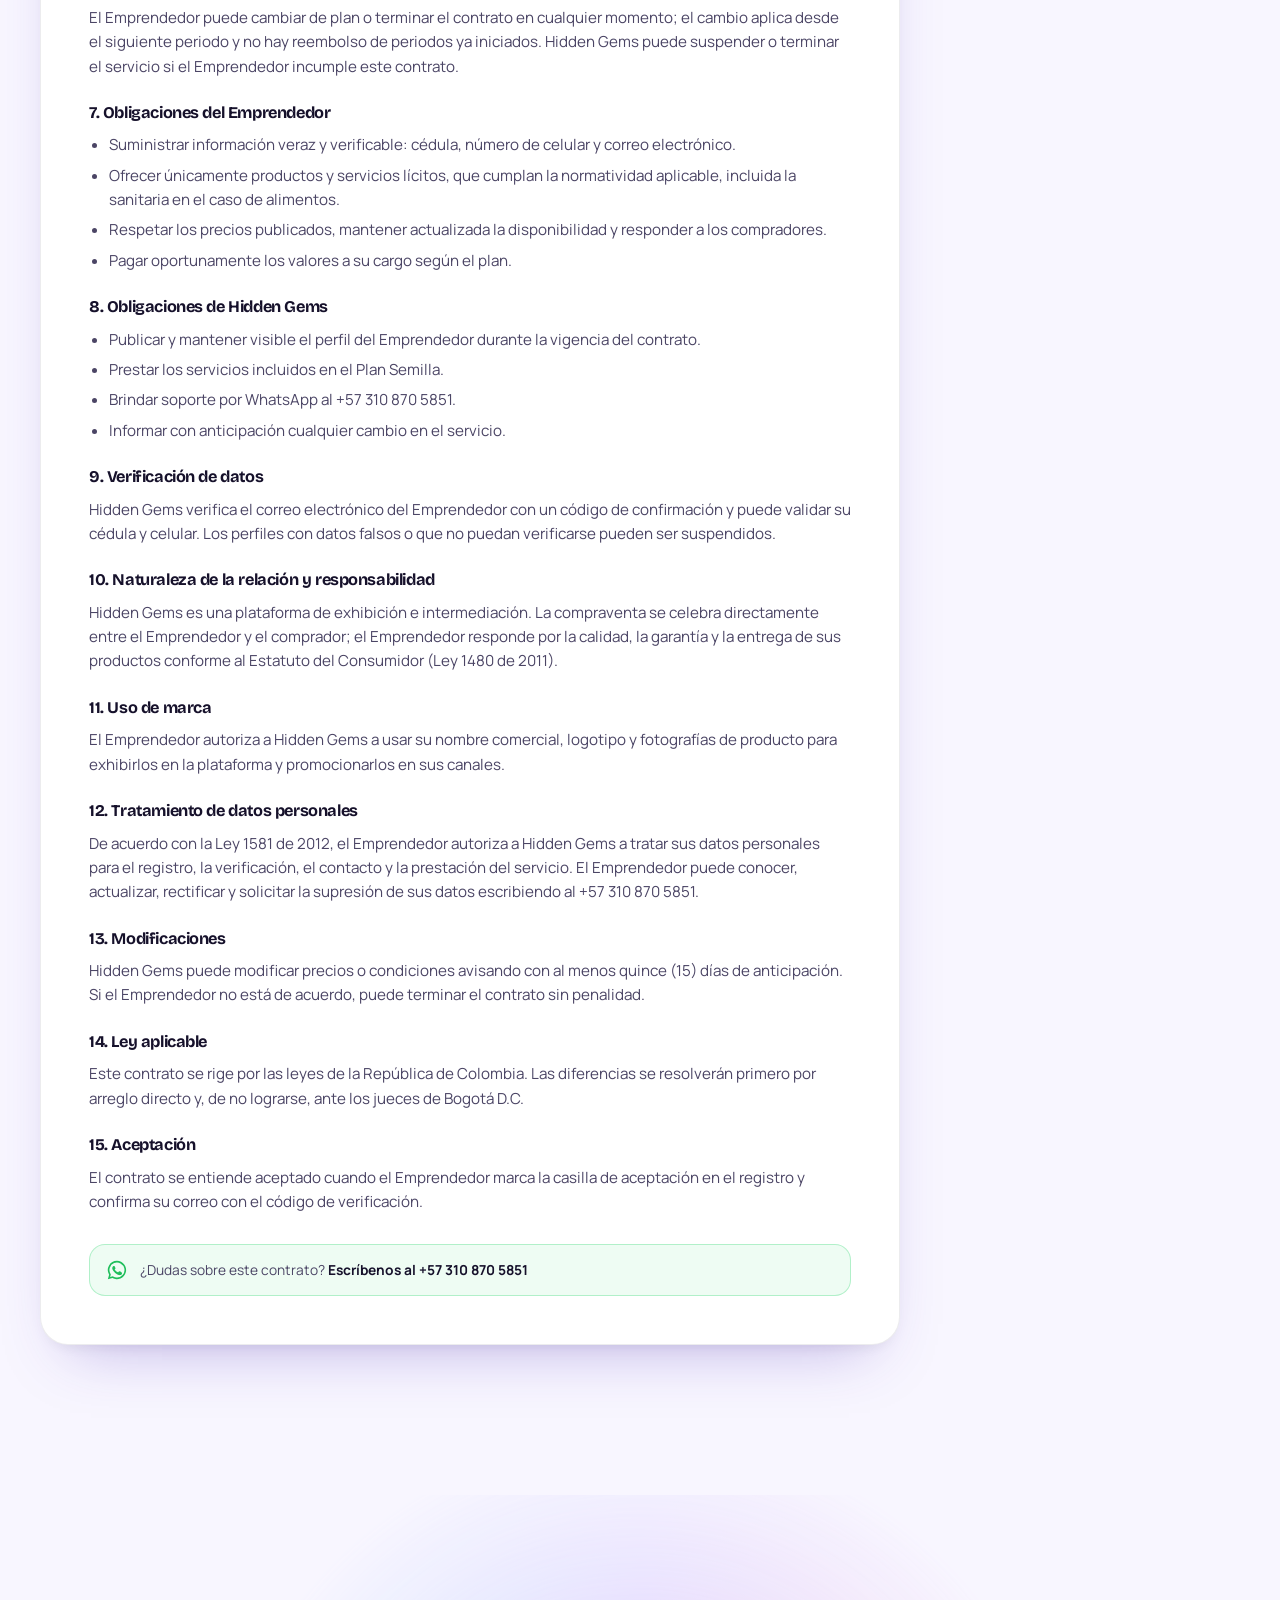
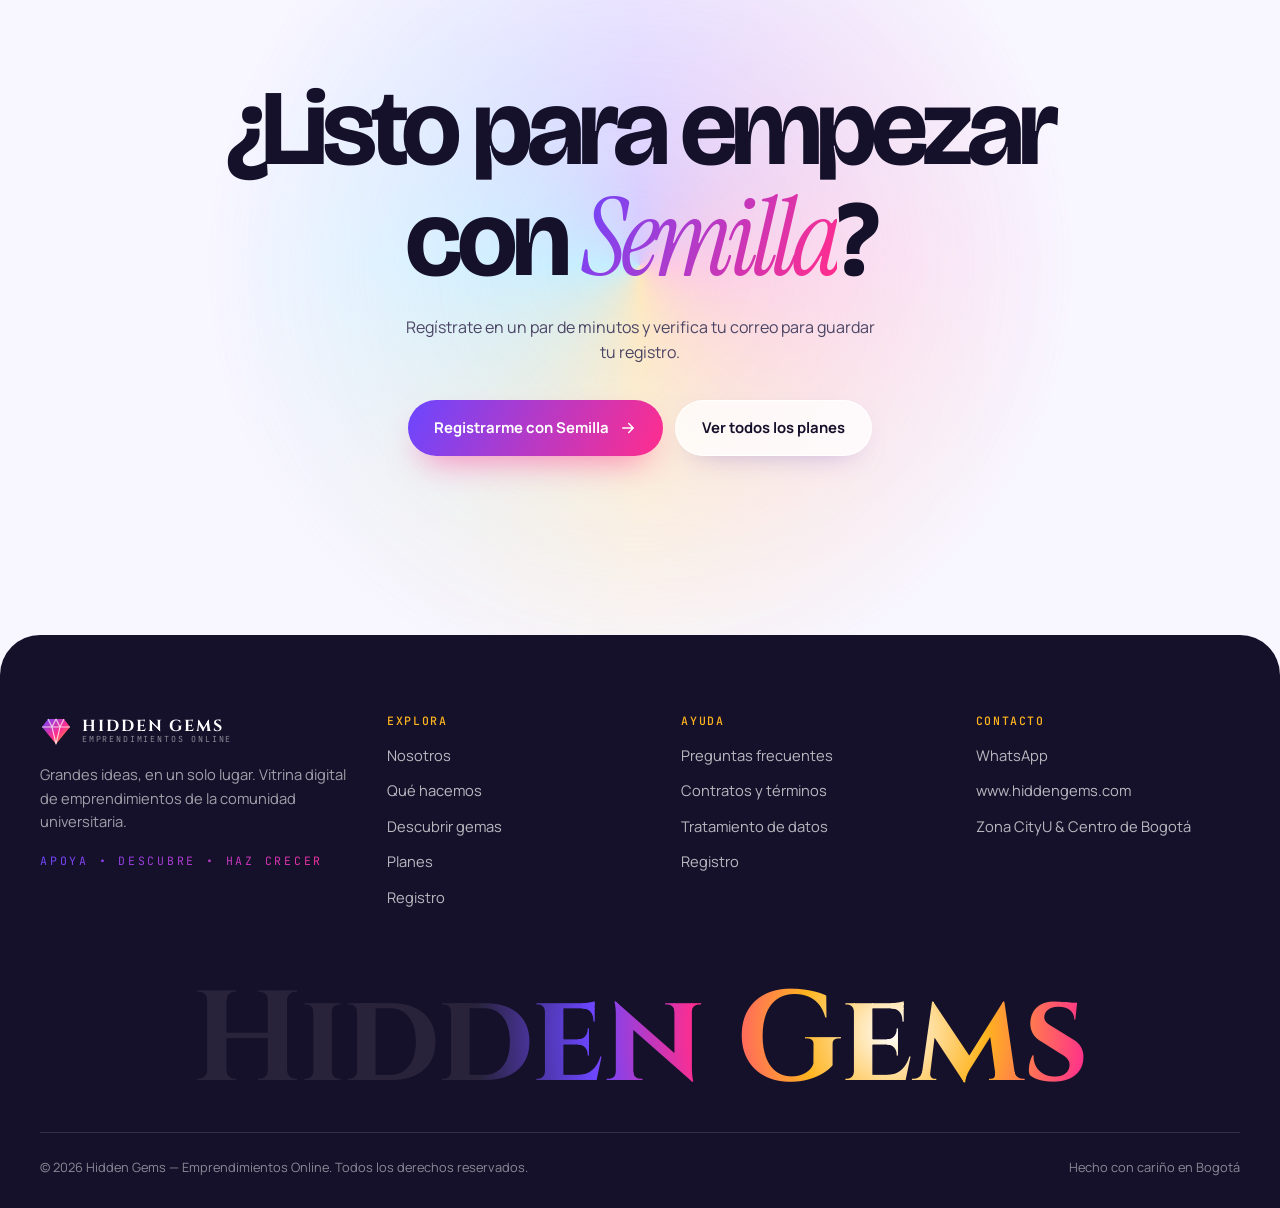
<file: plan-semilla.html>
<!DOCTYPE html>
<html lang="es">
<head>
<meta charset="UTF-8">
<meta name="viewport" content="width=device-width, initial-scale=1.0, viewport-fit=cover">
<title>Plan Semilla · Hidden Gems</title>
<meta name="description" content="Plan Semilla de Hidden Gems: qué incluye, precio, comparación de planes y contrato.">
<meta name="theme-color" content="#f8f6ff">
<link rel="preconnect" href="https://fonts.googleapis.com">
<link rel="preconnect" href="https://fonts.gstatic.com" crossorigin>
<link href="https://fonts.googleapis.com/css2?family=Bricolage+Grotesque:opsz,wght@12..96,400..800&family=Instrument+Serif:ital@0;1&family=Manrope:wght@400;500;600;700;800&family=JetBrains+Mono:wght@400;500&family=Cinzel:wght@600;700&display=swap" rel="stylesheet">
<link rel="stylesheet" href="styles.css?v=20261102-2">
<script>document.documentElement.classList.add('js');</script>
</head>
<body class="plan-page" style="--pc:#00c98e;--pc2:#00b4f0">
<!-- Sprite -->
<svg width="0" height="0" style="position:absolute" aria-hidden="true">
  <defs>
    <linearGradient id="gg" x1="0" y1="0" x2="1" y2="1"><stop offset="0" stop-color="#6b46ff"/><stop offset=".55" stop-color="#ff2d8e"/><stop offset="1" stop-color="#ffb41f"/></linearGradient>
    <linearGradient id="sg" x1="0" y1="0" x2="1" y2="1"><stop offset="0" stop-color="#6b46ff"/><stop offset=".55" stop-color="#ff2d8e"/><stop offset="1" stop-color="#ffb41f"/></linearGradient>
    <linearGradient id="tg" x1="0" y1="0" x2="1" y2="1"><stop offset="0" stop-color="#6b46ff"/><stop offset="1" stop-color="#ff2d8e"/></linearGradient>
  </defs>
  <symbol id="i-arrow" viewBox="0 0 24 24"><path d="M5 12h14M13 6l6 6-6 6" fill="none" stroke="currentColor" stroke-width="2" stroke-linecap="round" stroke-linejoin="round"/></symbol>
  <symbol id="i-heart" viewBox="0 0 24 24"><path d="M12 20.5s-7.5-4.6-9.3-9.2C1.4 7.9 3.6 4.5 7 4.5c2 0 3.6 1.1 5 3 1.4-1.9 3-3 5-3 3.4 0 5.6 3.4 4.3 6.8-1.8 4.6-9.3 9.2-9.3 9.2z"/></symbol>
  <symbol id="i-check" viewBox="0 0 24 24"><path d="M5 12.5l4.5 4.5L19 7.5" fill="none" stroke="currentColor" stroke-width="3" stroke-linecap="round" stroke-linejoin="round"/></symbol>
  <symbol id="i-gem" viewBox="0 0 24 24"><path d="M6 3h12l4 6-10 12L2 9z M2 9h20 M9 3l-2 6 5 12 5-12-2-6" fill="none" stroke="currentColor" stroke-width="1.8" stroke-linejoin="round"/></symbol>
  <symbol id="i-wa" viewBox="0 0 24 24"><path fill="currentColor" d="M12 2a10 10 0 0 0-8.6 15.1L2 22l5-1.3A10 10 0 1 0 12 2zm0 18.2a8.2 8.2 0 0 1-4.2-1.1l-.3-.2-3 .8.8-2.9-.2-.3A8.2 8.2 0 1 1 12 20.2zm4.5-6.1c-.2-.1-1.5-.7-1.7-.8-.2-.1-.4-.1-.6.1l-.8 1c-.1.2-.3.2-.5.1a6.7 6.7 0 0 1-3.3-2.9c-.2-.4.2-.4.7-1.3.1-.2 0-.3 0-.4l-.8-1.8c-.2-.5-.4-.4-.6-.4h-.5a1 1 0 0 0-.7.3 3 3 0 0 0-.9 2.2 5.2 5.2 0 0 0 1.1 2.7 11.8 11.8 0 0 0 4.5 4c1.7.7 2.3.8 3.2.6.5-.1 1.5-.6 1.7-1.2.2-.6.2-1.1.2-1.2-.1-.1-.2-.2-.5-.3z"/></symbol>
  <symbol id="i-eye" viewBox="0 0 24 24"><path d="M2 12s3.6-7 10-7 10 7 10 7-3.6 7-10 7S2 12 2 12z" fill="none" stroke="currentColor" stroke-width="2"/><circle cx="12" cy="12" r="3" fill="none" stroke="currentColor" stroke-width="2"/></symbol>
  <symbol id="i-search" viewBox="0 0 24 24"><circle cx="11" cy="11" r="7" fill="none" stroke="currentColor" stroke-width="2"/><path d="M20 20l-3.5-3.5" stroke="currentColor" stroke-width="2" stroke-linecap="round"/></symbol>
  <symbol id="i-pin" viewBox="0 0 24 24"><path d="M12 21s-7-6.2-7-11.5A7 7 0 0 1 19 9.5C19 14.8 12 21 12 21z" fill="none" stroke="currentColor" stroke-width="2"/><circle cx="12" cy="9.5" r="2.5" fill="none" stroke="currentColor" stroke-width="2"/></symbol>
  <symbol id="i-caret" viewBox="0 0 12 12"><path d="M2 4l4 4 4-4" fill="none" stroke="currentColor" stroke-width="1.6" stroke-linecap="round"/></symbol>
  <symbol id="i-up" viewBox="0 0 24 24"><path d="M12 19V5M6 11l6-6 6 6" fill="none" stroke="currentColor" stroke-width="2" stroke-linecap="round" stroke-linejoin="round"/></symbol>
  <symbol id="i-upload" viewBox="0 0 24 24"><path d="M12 16V4M7 9l5-5 5 5M4 16v3a1 1 0 0 0 1 1h14a1 1 0 0 0 1-1v-3" fill="none" stroke="currentColor" stroke-width="2" stroke-linecap="round" stroke-linejoin="round"/></symbol>
  <symbol id="i-spark" viewBox="0 0 24 24"><path d="M12 2l2.2 7.8L22 12l-7.8 2.2L12 22l-2.2-7.8L2 12l7.8-2.2z" fill="currentColor"/></symbol>
  <symbol id="i-chat" viewBox="0 0 24 24"><path d="M4 5h16v11H9l-5 4z" fill="none" stroke="currentColor" stroke-width="2" stroke-linejoin="round"/></symbol>
  <!-- product art (64x64) -->
  <symbol id="p-acc" viewBox="0 0 64 64"><path d="M16 8c3 14 9 20 16 22 7-2 13-8 16-22"/><path d="M22 34l10-6 10 6-10 22z"/><path d="M22 34h20M32 28l-4 6 4 22 4-22z"/><circle cx="32" cy="27" r="1.5"/></symbol>
  <symbol id="p-ill" viewBox="0 0 64 64"><rect x="8" y="12" width="40" height="32" rx="4"/><path d="M14 38l9-10 7 7 6-8 8 11"/><circle cx="20" cy="21" r="3"/><path d="M50 30l8-18M46 40l4-10 3 2-4 9z"/></symbol>
  <symbol id="p-cafe" viewBox="0 0 64 64"><path d="M14 26h32v12a12 12 0 0 1-12 12h-8a12 12 0 0 1-12-12z"/><path d="M46 30h4a6 6 0 0 1 0 12h-5"/><path d="M23 10q4 5 0 10M31 8q4 5 0 10M39 10q4 5 0 10"/><path d="M10 56h40"/></symbol>
  <symbol id="p-lap" viewBox="0 0 64 64"><rect x="12" y="12" width="40" height="26" rx="3"/><path d="M6 44h52l-4 6H10z"/><path d="M24 44l6-6h4l6 6"/><path d="M20 20h14M20 26h22M20 32h8"/></symbol>
  <symbol id="p-logo" viewBox="0 0 64 64"><path d="M32 6l14 22-14 30-14-30z"/><path d="M32 6v26"/><circle cx="32" cy="35" r="3.5"/><path d="M18 28h28"/><path d="M6 58h20M38 58h20"/></symbol>
  <symbol id="p-hood" viewBox="0 0 64 64"><path d="M22 10l-9 6-7 20 8 3 3-9v26h30V30l3 9 8-3-7-20-9-6q-10 10-20 0z"/><path d="M28 18v9M36 18v9"/><path d="M24 44h16"/></symbol>
  <symbol id="p-gift" viewBox="0 0 64 64"><rect x="10" y="26" width="44" height="10" rx="2"/><path d="M14 36v20h36V36"/><path d="M32 26v30"/><path d="M32 26c-6 0-14-2-14-8s8-6 14 8c6-14 14-14 14-8s-8 8-14 8z"/></symbol>
</svg>

<div class="aura" aria-hidden="true"><span class="blob blob--1"></span><span class="blob blob--2"></span><span class="blob blob--3"></span><span class="blob blob--4"></span><span class="blob blob--m"></span></div>
<div class="cursor" aria-hidden="true"><span class="cursor__label">Ver</span></div>
<div class="cursor-dot" aria-hidden="true"></div>
<div class="progress" aria-hidden="true"></div>

<header class="header" id="top">
  <nav class="nav" aria-label="Principal">
    <a class="logo" href="index.html" aria-label="Hidden Gems, inicio">
      <svg class="logo__mark" viewBox="0 0 32 32" aria-hidden="true"><path d="M8 4h16l6 8-14 17L2 12z" fill="url(#gg)"/><path d="M2 12h28M8 4l4 8 4 17 4-17 4-8M12 12l4-8 4 8" fill="none" stroke="#fff" stroke-opacity=".75" stroke-width="1.1" stroke-linejoin="round"/></svg>
      <span class="logo__txt"><span class="logo__name">Hidden Gems</span><span class="logo__sub">EMPRENDIMIENTOS ONLINE</span></span>
    </a>
    <ul class="nav__links">
      <li><a href="index.html#nosotros">Nosotros</a></li>
      <li><a href="index.html#que-hacemos">Qué hacemos</a></li>
      <li><a href="index.html#catalogo">Gemas</a></li>
      <li><a href="index.html#planes">Planes</a></li>
      <li><a href="index.html#registro">Registro</a></li>
      <li class="nav__pill" aria-hidden="true"></li>
    </ul>
    <div class="nav__actions">
      <button class="fav-pill" id="favPill" type="button" aria-label="Ver mis favoritos"><svg><use href="index.html#i-heart"/></svg><span id="favCount">0</span></button>
      <a href="index.html#registro" class="btn btn--sm btn--grad magnetic">Registrar mi emprendimiento</a>
      <button class="burger" id="burger" type="button" aria-label="Abrir menú" aria-expanded="false" aria-controls="mmenu"><span></span><span></span></button>
    </div>
  </nav>
</header>

<div class="mmenu" id="mmenu" aria-hidden="true">
  <ol>
    <li><a href="index.html#nosotros"><small>01</small>Nosotros</a></li>
    <li><a href="index.html#que-hacemos"><small>02</small>Qué hacemos</a></li>
    <li><a href="index.html#catalogo"><small>03</small>Descubrir gemas</a></li>
    <li><a href="index.html#planes"><small>04</small>Planes</a></li>
    <li><a href="index.html#registro"><small>05</small>Registro</a></li>
    <li><a href="index.html#faq"><small>06</small>Preguntas</a></li>
  </ol>
  <div class="mmenu__cta">
    <a href="index.html#registro" class="btn btn--grad btn--block">Registrar mi emprendimiento</a>
    <a href="https://wa.me/573108705851" class="btn btn--ghost btn--block" target="_blank" rel="noopener">Dudas por WhatsApp</a>
  </div>
</div>

<main>
<section class="plan-hero" id="inicio">
  <div class="hero__grid" aria-hidden="true"></div>
  <div class="wrap plan-hero__inner">
    <div class="plan-hero__copy">
      <a class="back" href="index.html#planes"><svg><use href="#i-arrow"/></svg>Todos los planes</a>
      <span class="eyebrow">Plan de membresía</span>
      <h1 class="split" data-split>Plan <em class="gt">Semilla</em></h1>
      <p class="lede">Empieza a vender en el campus sin pagar mensualidad. Ideal para validar tu idea: solo pagas un 3% de cada venta.</p>
      <div class="hero__ctas">
        <a href="index.html?plan=semilla#registro" class="btn btn--grad magnetic">Registrarme con Semilla <svg><use href="#i-arrow"/></svg></a>
        <a href="#contrato" class="btn btn--ghost magnetic">Ver contrato</a>
      </div>
      <div class="chips plan-others"><a class="chip" style="--c:#ff2d8e" href="plan-pro.html"><i></i>Plan Gema Pro</a><a class="chip" style="--c:#6b46ff" href="plan-elite.html"><i></i>Plan Gema Élite</a></div>
    </div>
    <div class="price-card reveal reveal--pop">
      <svg class="price-card__gem" viewBox="0 0 24 24" aria-hidden="true"><use href="#i-gem"/></svg>
      <p class="price-card__lbl">Mensualidad</p>
      <p class="price-card__price">$0 <small>COP / mes</small></p>
      <p class="price-card__fee">3% de comisión por venta</p>
      <ul><li><svg><use href="#i-check"/></svg>Sin mensualidad</li><li><svg><use href="#i-check"/></svg>Hasta 3 productos</li><li><svg><use href="#i-check"/></svg>3% por venta</li></ul>
    </div>
  </div>
</section>

<section class="section" id="incluye" style="padding-top:20px">
  <div class="wrap">
    <div class="sec-head">
      <span class="eyebrow reveal">Qué incluye</span>
      <h2 class="h2 reveal">Todo lo que trae <em>Semilla</em></h2>
    </div>
    <div class="feat"><article class="benefit reveal" style="--c:#00c98e;--d:0.00s"><span class="benefit__ico"><svg><use href="#i-check"/></svg></span><h3>Hasta 3 productos en catálogo</h3><p>Publica hasta tres productos o servicios con su precio, categoría y disponibilidad.</p></article><article class="benefit reveal" style="--c:#00b4f0;--d:0.08s"><span class="benefit__ico"><svg><use href="#i-check"/></svg></span><h3>Perfil básico en el directorio</h3><p>Tu emprendimiento aparece en la vitrina de Hidden Gems con su nombre, zona y categoría.</p></article><article class="benefit reveal" style="--c:#00c98e;--d:0.16s"><span class="benefit__ico"><svg><use href="#i-check"/></svg></span><h3>Enlace directo a WhatsApp/Nequi</h3><p>Los compradores te escriben por WhatsApp y te pagan por Nequi, sin pasos intermedios.</p></article><article class="benefit reveal" style="--c:#00b4f0;--d:0.00s"><span class="benefit__ico"><svg><use href="#i-check"/></svg></span><h3>3% de comisión por venta</h3><p>No pagas mensualidad: solo un 3% de cada venta realizada a través de la plataforma.</p></article></div>
  </div>
</section>

<section class="section" id="ideal" style="padding-top:0">
  <div class="wrap ideal">
    <div class="ideal__box reveal">
      <h3>Ideal para</h3>
      <ul class="ticks"><li><svg><use href="#i-check"/></svg>Validar una idea antes de invertir</li><li><svg><use href="#i-check"/></svg>Emprendimientos que empiezan con pocos productos</li><li><svg><use href="#i-check"/></svg>Probar la vitrina sin un costo fijo</li></ul>
    </div>
    <div class="ideal__box reveal" style="--d:.1s">
      <h3>Cómo empezar</h3>
      <ol class="mini-steps"><li><b>Regístrate</b> con los datos de tu emprendimiento, tu cédula, tu celular y tu correo.</li><li><b>Verifica tu correo</b> con el código que te enviamos.</li><li><b>Activamos tu vitrina</b> y empiezas a recibir compradores.</li></ol>
      <a class="btn btn--sm magnetic" href="index.html?plan=semilla#registro">Ir al registro <svg><use href="#i-arrow"/></svg></a>
    </div>
  </div>
</section>

<section class="section" id="comparar" style="padding-top:0">
  <div class="wrap">
    <div class="sec-head">
      <span class="eyebrow reveal">Compara</span>
      <h2 class="h2 reveal">Los tres planes, <em>lado a lado</em></h2>
    </div>
    <div class="compare reveal"><table><thead><tr><th scope="col"><span class="sr">Característica</span></th><th scope="col" class="is-cur"><a href="plan-semilla.html">Semilla</a></th><th scope="col" class=""><a href="plan-pro.html">Gema Pro</a></th><th scope="col" class=""><a href="plan-elite.html">Gema Élite</a></th></tr></thead><tbody><tr><th scope="row">Mensualidad</th><td class="is-cur">$0</td><td class="">$19.900</td><td class="">$39.900</td></tr><tr><th scope="row">Comisión por venta</th><td class="is-cur">3%</td><td class="">0%</td><td class="">0%</td></tr><tr><th scope="row">Productos en catálogo</th><td class="is-cur">Hasta 3</td><td class="">Hasta 10</td><td class="">Ilimitado</td></tr><tr><th scope="row">Perfil en el directorio</th><td class="is-cur">✓</td><td class="">✓</td><td class="">✓</td></tr><tr><th scope="row">Smart Pre-Orders</th><td class="is-cur">—</td><td class="">✓</td><td class="">✓</td></tr><tr><th scope="row">“Radar de Gemas”</th><td class="is-cur">—</td><td class="">✓</td><td class="">✓</td></tr><tr><th scope="row">Insignia “Gema Verificada”</th><td class="is-cur">—</td><td class="">✓</td><td class="">✓</td></tr><tr><th scope="row">Reportes de rendimiento</th><td class="is-cur">—</td><td class="">✓</td><td class="">✓</td></tr><tr><th scope="row">Posición prioritaria en Home</th><td class="is-cur">—</td><td class="">—</td><td class="">✓</td></tr><tr><th scope="row">Pauta promocional en redes</th><td class="is-cur">—</td><td class="">—</td><td class="">✓</td></tr><tr><th scope="row">Stand en “Gems Market”</th><td class="is-cur">—</td><td class="">—</td><td class="">✓</td></tr></tbody></table></div>
  </div>
</section>

<section class="section" id="contrato" style="padding-top:0">
  <div class="wrap">
    <div class="sec-head">
      <span class="eyebrow reveal">Contrato</span>
      <h2 class="h2 reveal">Las reglas, <em>claras</em></h2>
      <p class="lede reveal">Al registrarte con el Plan Semilla aceptas este contrato. Léelo con calma y, si tienes dudas, escríbenos antes de adquirir el servicio.</p>
    </div>
    <article class="contract reveal">
      <p class="contract__draft">Borrador para revisión. Este texto es un modelo y no constituye asesoría legal; debe ser revisado antes de usarse.</p>
      <h2 class="contract__title">Contrato de prestación de servicios de vitrina digital · Plan Semilla</h2>
      <p>Entre <b>HIDDEN GEMS – EMPRENDIMIENTOS ONLINE</b> (en adelante, “Hidden Gems”) y la persona natural o jurídica que se registra como emprendedor en la plataforma (en adelante, “el Emprendedor”), identificada con los datos suministrados en el registro, se celebra el presente contrato, que se rige por las siguientes cláusulas:</p>
      <h3>1. Objeto</h3><p>Hidden Gems presta al Emprendedor el servicio de exhibición, promoción y conexión con compradores de sus productos o servicios en su vitrina digital, en las condiciones del Plan Semilla.</p>
      <h3>2. Servicios incluidos</h3><ul><li>Hasta 3 productos en catálogo</li><li>Perfil básico en el directorio</li><li>Enlace directo a WhatsApp/Nequi</li><li>3% de comisión por venta</li></ul>
      <h3>3. Precio y forma de pago</h3><p>El Plan Semilla no tiene mensualidad. El Emprendedor no paga un valor fijo por la exhibición de sus productos.</p>
      <h3>4. Comisión</h3><p>Hidden Gems cobra una comisión del tres por ciento (3%) sobre el valor de cada venta realizada a través de la plataforma. La comisión se liquida al cierre de cada mes y se paga dentro de los cinco (5) días hábiles siguientes, por Nequi o por el medio que Hidden Gems informe.</p>
      <h3>5. Duración y renovación</h3><p>El contrato tiene una duración de un (1) mes contado desde la activación de la vitrina y se renueva automáticamente por periodos iguales, salvo que alguna de las partes avise lo contrario con al menos cinco (5) días de anticipación al fin del periodo.</p>
      <h3>6. Cambio de plan y terminación</h3><p>El Emprendedor puede cambiar de plan o terminar el contrato en cualquier momento; el cambio aplica desde el siguiente periodo y no hay reembolso de periodos ya iniciados. Hidden Gems puede suspender o terminar el servicio si el Emprendedor incumple este contrato.</p>
      <h3>7. Obligaciones del Emprendedor</h3><ul>
        <li>Suministrar información veraz y verificable: cédula, número de celular y correo electrónico.</li>
        <li>Ofrecer únicamente productos y servicios lícitos, que cumplan la normatividad aplicable, incluida la sanitaria en el caso de alimentos.</li>
        <li>Respetar los precios publicados, mantener actualizada la disponibilidad y responder a los compradores.</li>
        <li>Pagar oportunamente los valores a su cargo según el plan.</li></ul>
      <h3>8. Obligaciones de Hidden Gems</h3><ul>
        <li>Publicar y mantener visible el perfil del Emprendedor durante la vigencia del contrato.</li>
        <li>Prestar los servicios incluidos en el Plan Semilla.</li>
        <li>Brindar soporte por WhatsApp al +57 310 870 5851.</li>
        <li>Informar con anticipación cualquier cambio en el servicio.</li></ul>
      <h3>9. Verificación de datos</h3><p>Hidden Gems verifica el correo electrónico del Emprendedor con un código de confirmación y puede validar su cédula y celular. Los perfiles con datos falsos o que no puedan verificarse pueden ser suspendidos.</p>
      <h3>10. Naturaleza de la relación y responsabilidad</h3><p>Hidden Gems es una plataforma de exhibición e intermediación. La compraventa se celebra directamente entre el Emprendedor y el comprador; el Emprendedor responde por la calidad, la garantía y la entrega de sus productos conforme al Estatuto del Consumidor (Ley 1480 de 2011).</p>
      <h3>11. Uso de marca</h3><p>El Emprendedor autoriza a Hidden Gems a usar su nombre comercial, logotipo y fotografías de producto para exhibirlos en la plataforma y promocionarlos en sus canales.</p>
      <h3 id="datos">12. Tratamiento de datos personales</h3><p>De acuerdo con la Ley 1581 de 2012, el Emprendedor autoriza a Hidden Gems a tratar sus datos personales para el registro, la verificación, el contacto y la prestación del servicio. El Emprendedor puede conocer, actualizar, rectificar y solicitar la supresión de sus datos escribiendo al +57 310 870 5851.</p>
      <h3>13. Modificaciones</h3><p>Hidden Gems puede modificar precios o condiciones avisando con al menos quince (15) días de anticipación. Si el Emprendedor no está de acuerdo, puede terminar el contrato sin penalidad.</p>
      
      <h3>14. Ley aplicable</h3><p>Este contrato se rige por las leyes de la República de Colombia. Las diferencias se resolverán primero por arreglo directo y, de no lograrse, ante los jueces de Bogotá D.C.</p>
      <h3>15. Aceptación</h3><p>El contrato se entiende aceptado cuando el Emprendedor marca la casilla de aceptación en el registro y confirma su correo con el código de verificación.</p>

      <a class="terms-help" href="https://wa.me/573108705851?text=Hola%20Hidden%20Gems%2C%20tengo%20dudas%20sobre%20el%20Plan%20Semilla%20antes%20de%20adquirirlo." target="_blank" rel="noopener"><svg><use href="#i-wa"/></svg><span>¿Dudas sobre este contrato? <b>Escríbenos al +57 310 870 5851</b></span></a>
    </article>
  </div>
</section>

<section class="cta-band">
  <div class="cta-band__glow" aria-hidden="true"></div>
  <div class="wrap">
    <h2 class="reveal">¿Listo para empezar con <em class="gt">Semilla</em>?</h2>
    <p class="reveal">Regístrate en un par de minutos y verifica tu correo para guardar tu registro.</p>
    <div class="hero__ctas reveal">
      <a href="index.html?plan=semilla#registro" class="btn btn--grad magnetic">Registrarme con Semilla <svg><use href="#i-arrow"/></svg></a>
      <a href="index.html#planes" class="btn btn--ghost magnetic">Ver todos los planes</a>
    </div>
  </div>
</section>
</main>

<footer class="footer">
  <div class="wrap">
    <div class="footer__top">
      <div>
        <a class="logo" href="index.html#inicio"><svg class="logo__mark" viewBox="0 0 32 32" aria-hidden="true"><path d="M8 4h16l6 8-14 17L2 12z" fill="url(#gg)"/><path d="M2 12h28M8 4l4 8 4 17 4-17 4-8M12 12l4-8 4 8" fill="none" stroke="#fff" stroke-opacity=".75" stroke-width="1.1" stroke-linejoin="round"/></svg><span class="logo__txt"><span class="logo__name">Hidden Gems</span><span class="logo__sub">EMPRENDIMIENTOS ONLINE</span></span></a>
        <p class="footer__blurb">Grandes ideas, en un solo lugar. Vitrina digital de emprendimientos de la comunidad universitaria.</p>
        <p class="footer__slogan gt">APOYA • DESCUBRE • HAZ CRECER</p>
      </div>
      <div><h4>Explora</h4><ul><li><a href="index.html#nosotros">Nosotros</a></li><li><a href="index.html#que-hacemos">Qué hacemos</a></li><li><a href="index.html#catalogo">Descubrir gemas</a></li><li><a href="index.html#planes">Planes</a></li><li><a href="index.html#registro">Registro</a></li></ul></div>
      <div><h4>Ayuda</h4><ul><li><a href="index.html#faq">Preguntas frecuentes</a></li><li><a href="plan-pro.html#contrato">Contratos y términos</a></li><li><a href="plan-pro.html#datos">Tratamiento de datos</a></li><li><a href="index.html#registro">Registro</a></li></ul></div>
      <div><h4>Contacto</h4><ul><li><a href="https://wa.me/573108705851" target="_blank" rel="noopener">WhatsApp</a></li><li><a href="https://www.hiddengems.com" target="_blank" rel="noopener">www.hiddengems.com</a></li><li><a href="index.html#nosotros">Zona CityU &amp; Centro de Bogotá</a></li></ul></div>
    </div>
    <div class="wordmark" id="wordmark" aria-hidden="true">Hidden Gems</div>
    <div class="footer__bottom"><span>© 2026 Hidden Gems — Emprendimientos Online. Todos los derechos reservados.</span><span>Hecho con cariño en Bogotá</span></div>
  </div>
</footer>

<div class="toasts" id="toasts" aria-live="polite"></div>
<a class="dudas" href="https://wa.me/573108705851?text=Hola%20Hidden%20Gems%2C%20tengo%20una%20duda%3A" target="_blank" rel="noopener" aria-label="Dudas: escríbenos por WhatsApp"><svg viewBox="0 0 24 24" aria-hidden="true"><path fill="currentColor" d="M12 2a10 10 0 0 0-8.6 15.1L2 22l5-1.3A10 10 0 1 0 12 2zm0 18.2a8.2 8.2 0 0 1-4.2-1.1l-.3-.2-3 .8.8-2.9-.2-.3A8.2 8.2 0 1 1 12 20.2zm4.5-6.1c-.2-.1-1.5-.7-1.7-.8-.2-.1-.4-.1-.6.1l-.8 1c-.1.2-.3.2-.5.1a6.7 6.7 0 0 1-3.3-2.9c-.2-.4.2-.4.7-1.3.1-.2 0-.3 0-.4l-.8-1.8c-.2-.5-.4-.4-.6-.4h-.5a1 1 0 0 0-.7.3 3 3 0 0 0-.9 2.2 5.2 5.2 0 0 0 1.1 2.7 11.8 11.8 0 0 0 4.5 4c1.7.7 2.3.8 3.2.6.5-.1 1.5-.6 1.7-1.2.2-.6.2-1.1.2-1.2-.1-.1-.2-.2-.5-.3z"/></svg><span>Dudas</span></a>
<a href="#inicio" class="totop" id="totop" aria-label="Volver arriba"><svg class="ring" viewBox="0 0 54 54" aria-hidden="true"><circle cx="27" cy="27" r="25" id="totopRing" stroke-dasharray="157" stroke-dashoffset="157"/></svg><svg viewBox="0 0 24 24" aria-hidden="true"><path d="M12 19V5M6 11l6-6 6 6" fill="none" stroke="currentColor" stroke-width="2" stroke-linecap="round" stroke-linejoin="round"/></svg></a>
<script src="main.js?v=20261102" defer></script>
</body>
</html>
</file>
<file: styles.css>
/* =========================================================
   HIDDEN GEMS — styles.css
   Layout: luminous "prism" one-pager — white light ground, vivid gem hues
   drifting behind frosted-glass vitrines; one prismatic gem as hero object.
   ========================================================= */
:root {
  color-scheme: light;
  --bg: #f8f6ff;
  --bg-2: #ffffff;
  --bg-3: #f0ecfd;
  --ink: #16112b;
  --ink-soft: #4b4565;
  --mute: #827c9b;
  --violet: #6b46ff;
  --fuchsia: #ff2d8e;
  --sun: #ffb41f;
  --cyan: #00b4f0;
  --mint: #00c98e;
  --coral: #ff6b3d;
  --ok: #00b37e;
  --bad: #f0384f;
  --grad: linear-gradient(115deg, var(--violet) 0%, var(--fuchsia) 52%, var(--sun) 100%);
  --grad-cool: linear-gradient(115deg, var(--cyan), var(--violet));
  --glass: rgba(255, 255, 255, .62);
  --glass-line: rgba(255, 255, 255, .9);
  --line: rgba(107, 70, 255, .16);
  --line-2: rgba(22, 17, 43, .08);
  --shadow: 0 30px 60px -30px rgba(76, 45, 180, .35), 0 8px 20px -12px rgba(22, 17, 43, .15);
  --f-display: 'Bricolage Grotesque', 'Helvetica Neue', Arial, sans-serif;
  --f-serif: 'Instrument Serif', Georgia, 'Times New Roman', serif;
  --f-body: 'Manrope', system-ui, -apple-system, 'Segoe UI', sans-serif;
  --f-mono: 'JetBrains Mono', ui-monospace, Menlo, monospace;
  --f-brand: 'Cinzel', Georgia, serif;
  --r: 26px;
  --ease: cubic-bezier(.2, .8, .2, 1);
  --ease-out: cubic-bezier(.16, 1, .3, 1);
  --spring: cubic-bezier(.34, 1.56, .64, 1);
  --gutter-l: max(20px, env(safe-area-inset-left, 0px));
  --gutter-r: max(20px, env(safe-area-inset-right, 0px));
}

*, *::before, *::after { box-sizing: border-box; }
* { margin: 0; padding: 0; }
[hidden] { display: none !important; }
html { overflow-x: hidden; scroll-behavior: smooth; scroll-padding-top: 100px; -webkit-text-size-adjust: 100%; }
body { background: var(--bg); color: var(--ink); font-family: var(--f-body); font-size: 16px; line-height: 1.6; overflow-x: hidden; overflow-x: clip; -webkit-font-smoothing: antialiased; }
body::before { content: ""; position: fixed; inset: 0 0 auto; height: env(safe-area-inset-top, 0px); background: var(--bg); z-index: 1001; }
img, svg, canvas { display: block; max-width: 100%; }
a { color: inherit; }
button, input, select, textarea { font: inherit; color: inherit; }
button { cursor: pointer; background: none; border: 0; }
:focus-visible { outline: 2.5px solid var(--violet); outline-offset: 3px; border-radius: 8px; }
::selection { background: var(--fuchsia); color: #fff; }

h1, h2, h3, h4 { font-family: var(--f-display); font-weight: 700; line-height: 1.02; letter-spacing: -.025em; text-wrap: balance; }
.gt { background: var(--grad); background-size: 200% 100%; -webkit-background-clip: text; background-clip: text; color: transparent; }
@keyframes shimmer { 0%,100% { background-position: 0% 50%; } 50% { background-position: 100% 50%; } }

.wrap { max-width: 1240px; margin-inline: auto; padding-left: var(--gutter-l); padding-right: var(--gutter-r); }
.section { padding-block: clamp(80px, 12vw, 150px); position: relative; }

.eyebrow { display: inline-flex; align-items: center; gap: 10px; padding: 7px 14px 7px 10px; border-radius: 999px; background: var(--glass); border: 1px solid var(--glass-line); box-shadow: 0 6px 20px -10px rgba(107,70,255,.4); font-family: var(--f-mono); font-size: .72rem; letter-spacing: .14em; text-transform: uppercase; color: var(--violet); }
.eyebrow::before { content: ""; width: 9px; height: 9px; background: var(--grad); transform: rotate(45deg); border-radius: 2px; animation: spinGem 4s var(--ease) infinite; }
@keyframes spinGem { 0%, 70% { transform: rotate(45deg); } 100% { transform: rotate(405deg); } }
.h2 { font-size: clamp(2.4rem, 6.2vw, 4.8rem); margin-top: 20px; letter-spacing: -.04em; }
.h2 em, .serif { font-family: var(--f-serif); font-style: italic; font-weight: 400; letter-spacing: -.01em; }
.h2 em { background: var(--grad); -webkit-background-clip: text; background-clip: text; color: transparent; padding-right: .05em; }
.lede { color: var(--ink-soft); font-size: clamp(1rem, 1.4vw, 1.15rem); max-width: 58ch; margin-top: 18px; }
.sec-head { display: grid; gap: 4px; justify-items: start; margin-bottom: clamp(40px, 6vw, 70px); }
.sec-head--split { grid-template-columns: minmax(0, 1fr) auto; align-items: end; gap: 24px; }
.sec-head--center { justify-items: center; text-align: center; }
.sec-head--center .lede { margin-inline: auto; }
@media (max-width: 820px) { .sec-head--split { grid-template-columns: minmax(0, 1fr); } }

/* ---------- living background ---------- */
.aura { position: fixed; inset: 0; z-index: -1; pointer-events: none; overflow: hidden; }
.blob { position: absolute; width: 60vmax; height: 60vmax; border-radius: 50%; opacity: .7; will-change: transform; animation: drift 30s ease-in-out infinite; }
.blob--1 { background: radial-gradient(circle, rgba(198,181,255,.9), rgba(198,181,255,0) 65%); top: -22vmax; left: -18vmax; }
.blob--2 { background: radial-gradient(circle, rgba(255,179,214,.85), rgba(255,179,214,0) 65%); top: 15vh; right: -24vmax; animation-delay: -10s; animation-duration: 36s; }
.blob--3 { background: radial-gradient(circle, rgba(255,225,161,.85), rgba(255,225,161,0) 65%); bottom: -26vmax; left: 12vw; animation-delay: -18s; animation-duration: 40s; }
.blob--4 { background: radial-gradient(circle, rgba(168,233,255,.8), rgba(168,233,255,0) 65%); top: 38vh; left: -26vmax; width: 46vmax; height: 46vmax; animation-delay: -5s; }
.blob--m { width: 36vmax; height: 36vmax; background: radial-gradient(circle, rgba(255,45,142,.22), rgba(107,70,255,.12) 40%, transparent 68%); left: 0; top: 0; transform: translate(var(--mx-px, 50vw), var(--my-px, 30vh)) translate(-50%, -50%); animation: none; opacity: 1; transition: transform 1.2s var(--ease-out); }
@keyframes drift { 0%,100% { transform: translate3d(0,0,0); } 33% { transform: translate3d(6vw,8vh,0); } 66% { transform: translate3d(-5vw,4vh,0); } }

/* ---------- splash ---------- */
.splash { position: fixed; inset: 0; z-index: 10000; background: var(--bg); display: grid; place-items: center; transition: clip-path 1.1s var(--ease-out), visibility 0s 1.1s; clip-path: inset(0 0 0 0); animation: splashSafety .01s 4.5s forwards; }
.splash.is-out { clip-path: inset(0 0 100% 0); visibility: hidden; pointer-events: none; }
@keyframes splashSafety { to { visibility: hidden; pointer-events: none; clip-path: inset(0 0 100% 0); } }
.splash__inner { display: grid; justify-items: center; gap: 18px; }
.splash__gem { width: 90px; height: 90px; animation: splashSpin 1.6s var(--ease-out) both; }
.splash__gem path { fill: none; stroke: url(#sg); stroke-width: 1.6; stroke-linejoin: round; stroke-dasharray: 300; stroke-dashoffset: 300; animation: draw 1.3s var(--ease-out) forwards; }
.splash__gem path:nth-child(3) { animation-delay: .2s; } .splash__gem path:nth-child(4) { animation-delay: .35s; }
@keyframes splashSpin { from { transform: rotate(-90deg) scale(.6); } }
@keyframes draw { to { stroke-dashoffset: 0; } }
.splash__word { font-family: var(--f-brand); letter-spacing: .42em; font-size: .9rem; font-weight: 700; color: var(--ink); opacity: 0; animation: fadeUp .8s .5s var(--ease-out) forwards; }
.splash__bar { width: 140px; height: 3px; border-radius: 3px; background: var(--bg-3); overflow: hidden; }
.splash__bar::after { content: ""; display: block; height: 100%; background: var(--grad); transform-origin: 0; animation: load 1.2s var(--ease-out) forwards; }
@keyframes load { from { transform: scaleX(0); } }
@keyframes fadeUp { from { opacity: 0; transform: translateY(10px); } to { opacity: 1; transform: none; } }

/* ---------- cursor ---------- */
.cursor, .cursor-dot { position: fixed; left: 0; top: 0; pointer-events: none; z-index: 9999; opacity: 0; }
.cursor { width: 40px; height: 40px; margin: -20px 0 0 -20px; border: 1.5px solid var(--violet); border-radius: 50%; display: grid; place-items: center; transition: opacity .3s, width .4s var(--ease), height .4s var(--ease), margin .4s var(--ease), background .3s, border-color .3s; }
.cursor-dot { width: 7px; height: 7px; margin: -3.5px 0 0 -3.5px; background: var(--fuchsia); border-radius: 50%; transition: opacity .3s; }
.cursor__label { font-family: var(--f-mono); font-size: .62rem; font-weight: 500; letter-spacing: .12em; text-transform: uppercase; color: #fff; opacity: 0; transition: opacity .2s; }
.has-cursor .cursor, .has-cursor .cursor-dot { opacity: 1; }
.cursor.is-hover { width: 66px; height: 66px; margin: -33px 0 0 -33px; background: rgba(107,70,255,.1); border-color: var(--fuchsia); }
.cursor.is-label { width: 84px; height: 84px; margin: -42px 0 0 -42px; background: var(--grad); border-color: transparent; }
.cursor.is-label .cursor__label { opacity: 1; }
@media (hover: none), (pointer: coarse) { .cursor, .cursor-dot { display: none; } }

.progress { position: fixed; top: env(safe-area-inset-top, 0px); left: 0; height: 3px; width: 100%; z-index: 1002; transform-origin: 0 50%; transform: scaleX(var(--p, 0)); background: var(--grad); }

/* ---------- header ---------- */
.header { position: fixed; top: calc(env(safe-area-inset-top, 0px) + 14px); left: 0; right: 0; z-index: 1000; padding-left: var(--gutter-l); padding-right: var(--gutter-r); transition: transform .5s var(--ease-out), opacity .3s; }
/* fade too: iOS Safari paints content just above the viewport behind the status bar */
.header.is-hidden { transform: translateY(calc(-100% - env(safe-area-inset-top, 0px) - 30px)); opacity: 0; visibility: hidden; transition: transform .5s var(--ease-out), opacity .3s, visibility 0s .5s; }
.nav { max-width: 1240px; margin-inline: auto; display: flex; align-items: center; justify-content: space-between; gap: 16px; padding: 9px 9px 9px 16px; border-radius: 999px; background: rgba(255,255,255,.88); border: 1px solid var(--glass-line); box-shadow: 0 10px 40px -20px rgba(76,45,180,.35); transition: box-shadow .4s; }
@supports (backdrop-filter: blur(10px)) { .nav { background: rgba(255,255,255,.6); backdrop-filter: blur(20px) saturate(180%); -webkit-backdrop-filter: blur(20px) saturate(180%); } }
.header.is-scrolled .nav { box-shadow: 0 20px 50px -20px rgba(76,45,180,.45); }
.logo { display: flex; align-items: center; gap: 10px; text-decoration: none; }
.logo__mark { width: 32px; height: 32px; flex: none; transition: transform .9s var(--spring); }
.logo:hover .logo__mark { transform: rotate(180deg) scale(1.08); }
.logo__txt { display: grid; line-height: 1.05; }
.logo__name { font-family: var(--f-brand); font-weight: 700; letter-spacing: .12em; font-size: 1rem; text-transform: uppercase; }
.logo__sub { font-family: var(--f-mono); font-size: .52rem; letter-spacing: .22em; color: var(--mute); }
.nav__links { display: flex; gap: 2px; list-style: none; position: relative; }
.nav__links a { display: block; padding: 9px 15px; font-size: .87rem; font-weight: 600; text-decoration: none; color: var(--ink-soft); border-radius: 999px; position: relative; z-index: 1; transition: color .3s; }
.nav__links a:hover, .nav__links a.is-active { color: var(--ink); }
.nav__pill { position: absolute; top: 0; left: 0; height: 100%; border-radius: 999px; background: var(--bg-3); transition: transform .5s var(--spring), width .5s var(--spring), opacity .3s; opacity: 0; pointer-events: none; }
.nav__actions { display: flex; align-items: center; gap: 8px; }
.fav-pill { display: inline-flex; align-items: center; gap: 6px; padding: 9px 13px; border-radius: 999px; background: #fff; border: 1px solid var(--line-2); font-family: var(--f-mono); font-size: .8rem; font-weight: 500; transition: border-color .3s, color .3s; }
.fav-pill svg { width: 15px; height: 15px; fill: var(--fuchsia); }
.fav-pill:hover { border-color: var(--fuchsia); }
.fav-pill.bump { animation: bump .6s var(--spring); }
@keyframes bump { 40% { transform: scale(1.22) rotate(-6deg); } }
.burger { display: none; width: 44px; height: 44px; border-radius: 50%; background: var(--ink); position: relative; }
.burger span { position: absolute; left: 14px; right: 14px; height: 1.6px; background: #fff; transition: transform .4s var(--ease-out), top .4s var(--ease-out); }
.burger span:nth-child(1) { top: 18px; } .burger span:nth-child(2) { top: 25px; }
.menu-open .burger span:nth-child(1) { top: 21.5px; transform: rotate(45deg); }
.menu-open .burger span:nth-child(2) { top: 21.5px; transform: rotate(-45deg); }
@media (max-width: 1060px) { .nav__links, .nav__actions .btn { display: none; } .burger { display: block; } }
.mmenu { position: fixed; inset: 0; z-index: 990; background: var(--bg); padding: calc(env(safe-area-inset-top, 0px) + 110px) var(--gutter-r) calc(env(safe-area-inset-bottom, 0px) + 40px) var(--gutter-l); display: flex; flex-direction: column; justify-content: space-between; gap: 30px; overflow-y: auto; clip-path: circle(0% at calc(100% - 46px) 46px); transition: clip-path .8s var(--ease-out); pointer-events: none; }
.mmenu::before { content: ""; position: absolute; width: 70vmax; height: 70vmax; right: -30vmax; bottom: -30vmax; background: radial-gradient(circle, rgba(255,45,142,.25), rgba(107,70,255,.15) 45%, transparent 70%); z-index: -1; }
.menu-open .mmenu { clip-path: circle(150% at calc(100% - 46px) 46px); pointer-events: auto; }
.mmenu ol { list-style: none; display: grid; gap: 4px; }
.mmenu ol a { display: flex; align-items: baseline; gap: 14px; font-family: var(--f-display); font-size: clamp(2.1rem, 9vw, 3.2rem); font-weight: 700; text-decoration: none; letter-spacing: -.03em; transform: translateY(40px); opacity: 0; transition: transform .7s var(--ease-out), opacity .6s, color .3s; }
.mmenu ol a small { font-family: var(--f-mono); font-size: .75rem; color: var(--fuchsia); letter-spacing: .1em; }
.menu-open .mmenu ol a { transform: none; opacity: 1; }
.menu-open .mmenu ol li:nth-child(2) a { transition-delay: .06s; } .menu-open .mmenu li:nth-child(3) a { transition-delay: .12s; }
.menu-open .mmenu li:nth-child(4) a { transition-delay: .18s; } .menu-open .mmenu li:nth-child(5) a { transition-delay: .24s; } .menu-open .mmenu li:nth-child(6) a { transition-delay: .3s; }
.mmenu__cta { display: grid; gap: 10px; }

/* ---------- buttons ---------- */
.btn { position: relative; display: inline-flex; align-items: center; justify-content: center; gap: 10px; padding: 15px 26px; border-radius: 999px; font-weight: 700; font-size: .93rem; text-decoration: none; white-space: nowrap; color: #fff; background: var(--ink); overflow: hidden; isolation: isolate; transition: transform .4s var(--spring), box-shadow .4s var(--ease); box-shadow: 0 14px 30px -14px rgba(22,17,43,.6); }
.btn::before { content: ""; position: absolute; inset: 0; z-index: -1; background: var(--grad); background-size: 200% 100%; transform: translateY(101%); border-radius: inherit; transition: transform .55s var(--ease-out); }
.btn:hover::before { transform: none; }
.btn:hover { box-shadow: 0 20px 40px -14px rgba(255,45,142,.6); }
.btn:active { transform: scale(.95); }
.btn svg { width: 18px; height: 18px; transition: transform .4s var(--spring); }
.btn:hover svg { transform: translateX(4px) rotate(-8deg); }
.btn--grad { background: var(--grad); background-size: 200% 100%; box-shadow: 0 16px 34px -14px rgba(255,45,142,.65); }
.btn--grad::before { background: var(--ink); }
.btn--grad:hover { box-shadow: 0 20px 40px -14px rgba(22,17,43,.6); }
.btn--ghost { background: rgba(255,255,255,.75); color: var(--ink); border: 1px solid var(--glass-line); box-shadow: 0 10px 30px -18px rgba(76,45,180,.5); }
.btn--ghost:hover { color: #fff; }
.btn--sm { padding: 11px 18px; font-size: .85rem; }
.btn--block { width: 100%; }

/* ---------- hero ---------- */
.hero { position: relative; padding-top: calc(env(safe-area-inset-top, 0px) + 140px); padding-bottom: 90px; overflow: hidden; }
.hero__grid { position: absolute; inset: 0; z-index: -1; pointer-events: none; opacity: .7; background-image: linear-gradient(rgba(107,70,255,.07) 1px, transparent 1px), linear-gradient(90deg, rgba(107,70,255,.07) 1px, transparent 1px); background-size: 64px 64px; mask-image: radial-gradient(60% 60% at 65% 45%, #000 0%, transparent 75%); -webkit-mask-image: radial-gradient(60% 60% at 65% 45%, #000 0%, transparent 75%); }
.hero__inner { display: grid; grid-template-columns: minmax(0, 1.1fr) minmax(0, .9fr); gap: clamp(20px, 4vw, 60px); align-items: center; }
.hero__copy { min-width: 0; }
.hero h1 { font-size: clamp(3rem, 7vw, 6.4rem); font-weight: 800; letter-spacing: -.055em; line-height: .9; margin-top: 24px; }
.hero h1 em { font-family: var(--f-serif); font-weight: 400; font-style: italic; letter-spacing: -.025em; padding-right: .08em; }
.hero h1 .gt .ch { background: inherit; -webkit-background-clip: text; background-clip: text; }
.hero__rotator { margin-top: 28px; font-size: clamp(1.1rem, 2vw, 1.45rem); color: var(--ink-soft); display: flex; flex-wrap: wrap; align-items: baseline; gap: .35em; }
.rotator { position: relative; display: inline-grid; font-weight: 800; perspective: 400px; }
.rotator__word { grid-area: 1/1; white-space: nowrap; opacity: 0; transform: translateY(80%) rotateX(-80deg); transform-origin: 50% 0; transition: opacity .5s, transform .8s var(--ease-out); color: var(--c, var(--violet)); }
.rotator__word::after { content: ""; position: absolute; left: 0; right: 0; bottom: -2px; height: 3px; border-radius: 3px; background: currentColor; transform: scaleX(0); transform-origin: 0; transition: transform .8s var(--ease-out) .2s; }
.rotator__word.is-on { opacity: 1; transform: none; }
.rotator__word.is-on::after { transform: scaleX(1); }
.rotator__word.is-off { opacity: 0; transform: translateY(-80%) rotateX(80deg); }
.hero__lede { color: var(--ink-soft); max-width: 46ch; margin-top: 16px; }
.hero__ctas { display: flex; flex-wrap: wrap; gap: 12px; margin-top: 34px; }
.slogan { display: flex; flex-wrap: wrap; gap: 14px; align-items: center; margin-top: 30px; font-family: var(--f-mono); font-size: .74rem; letter-spacing: .24em; color: var(--mute); }
.slogan b { font-weight: 500; }
.slogan b:nth-of-type(1) { color: var(--violet); } .slogan b:nth-of-type(2) { color: var(--fuchsia); } .slogan b:nth-of-type(3) { color: var(--coral); }

.hero__stage { position: relative; aspect-ratio: 1; width: 100%; max-width: 580px; justify-self: center; }
.gem-canvas { position: relative; z-index: 1; width: 100%; height: 100%; touch-action: pan-y; cursor: grab; }
.gem-canvas:active { cursor: grabbing; }
.hero__halo { position: absolute; inset: 14%; border-radius: 50%; background: conic-gradient(#c6b5ff, #ffb3d6, #ffe1a1, #a8e9ff, #b5f5df, #c6b5ff); filter: blur(40px); opacity: .85; will-change: transform; animation: spin 12s linear infinite; }
.hero__ring { position: absolute; inset: 4%; border-radius: 50%; border: 1.5px dashed rgba(107,70,255,.25); animation: spin 60s linear infinite; pointer-events: none; }
.hero__ring::before { content: ""; position: absolute; top: -6px; left: 50%; width: 11px; height: 11px; background: var(--fuchsia); border-radius: 3px; transform: rotate(45deg); box-shadow: 0 0 16px var(--fuchsia); }
.hero__ring--2 { inset: -2%; border-style: solid; border-color: rgba(22,17,43,.06); animation-duration: 90s; animation-direction: reverse; }
.hero__ring--2::before { background: var(--cyan); box-shadow: 0 0 16px var(--cyan); }
@keyframes spin { to { transform: rotate(360deg); } }
.gem-hint { position: absolute; z-index: 2; left: 50%; bottom: 0; transform: translateX(-50%); display: inline-flex; align-items: center; gap: 10px; padding: 9px 16px; border-radius: 999px; background: rgba(255,255,255,.85); border: 1px solid var(--glass-line); box-shadow: var(--shadow); font-family: var(--f-mono); font-size: .7rem; letter-spacing: .08em; color: var(--ink-soft); white-space: nowrap; }
.gem-hint i { width: 10px; height: 10px; border-radius: 3px; transform: rotate(45deg); background: var(--gem-c, var(--violet)); box-shadow: 0 0 10px var(--gem-c, var(--violet)); transition: background .6s, box-shadow .6s; }
.gem-hint b { color: var(--ink); font-weight: 500; }
.chip-float { position: absolute; z-index: 2; display: inline-flex; align-items: center; gap: 9px; padding: 10px 15px 10px 10px; border-radius: 16px; background: rgba(255,255,255,.9); border: 1px solid var(--glass-line); font-size: .8rem; font-weight: 700; white-space: nowrap; box-shadow: var(--shadow); animation: bob 6s ease-in-out infinite; pointer-events: none; }
@supports (backdrop-filter: blur(8px)) { .chip-float { background: rgba(255,255,255,.6); backdrop-filter: blur(14px) saturate(180%); -webkit-backdrop-filter: blur(14px) saturate(180%); } }
.chip-float i { width: 28px; height: 28px; border-radius: 9px; display: grid; place-items: center; background: var(--c); color: #fff; }
.chip-float i svg { width: 15px; height: 15px; }
.chip-float--1 { top: 10%; left: -4%; --c: var(--mint); }
.chip-float--2 { top: 44%; right: -6%; --c: var(--fuchsia); animation-delay: -2s; }
.chip-float--3 { bottom: 13%; left: 0; --c: var(--sun); animation-delay: -4s; }
@keyframes bob { 0%,100% { transform: translateY(0) rotate(-1deg); } 50% { transform: translateY(-14px) rotate(1deg); } }

.search { margin-top: 38px; max-width: 560px; display: flex; align-items: center; gap: 8px; padding: 8px 8px 8px 20px; border-radius: 999px; background: rgba(255,255,255,.92); border: 1px solid var(--glass-line); box-shadow: var(--shadow); transition: box-shadow .3s, transform .4s var(--spring); }
.search:focus-within { box-shadow: 0 0 0 5px rgba(107,70,255,.14), var(--shadow); transform: translateY(-2px); }
.search > svg { width: 20px; height: 20px; color: var(--violet); flex: none; }
.search input { flex: 1; min-width: 0; background: none; border: 0; outline: 0; padding: 10px 4px; font-size: .98rem; }
.search input::placeholder { color: var(--mute); }
.kbd { font-family: var(--f-mono); font-size: .7rem; padding: 3px 8px; border: 1px solid var(--line-2); border-radius: 6px; color: var(--mute); background: var(--bg); }
@media (max-width: 600px) { .kbd { display: none; } .search .btn { padding: 12px 16px; } }
@media (max-width: 900px) {
  .hero { padding-top: calc(env(safe-area-inset-top, 0px) + 110px); padding-bottom: 60px; }
  .hero__inner { grid-template-columns: minmax(0, 1fr); }
  .hero__stage { order: -1; max-width: 360px; }
  .chip-float--1 { left: -2%; } .chip-float--2 { right: -2%; }
}

/* ---------- split text ---------- */
.split .w { display: inline-block; white-space: nowrap; }
.split .ch { display: inline-block; transform: translateY(110%) rotate(8deg) scale(.9); opacity: 0; transition: transform 1.1s var(--spring), opacity .6s; transition-delay: calc(var(--i) * 30ms + 250ms); }
.split.is-in .ch { transform: none; opacity: 1; }
.reveal[data-split] { opacity: 1 !important; transform: none !important; }

/* ---------- reveal ---------- */
.js .reveal { opacity: 0; transform: translateY(40px) scale(.98); transition: opacity 1s var(--ease-out), transform 1.1s var(--ease-out); transition-delay: var(--d, 0s); }
.js .reveal.is-in { opacity: 1; transform: none; }
.js .reveal--left { transform: translateX(-50px); }
.js .reveal--pop { transform: scale(.85); }

/* ---------- marquee ribbons ---------- */
.ribbons { position: relative; height: 230px; overflow: hidden; margin-block: 10px; }
.ribbon { position: absolute; left: -5%; right: -5%; top: 50%; padding-block: 18px; overflow: hidden; }
.ribbon--a { background: var(--grad); transform: translateY(-50%) rotate(-3.5deg); z-index: 2; box-shadow: 0 20px 50px -20px rgba(255,45,142,.6); }
.ribbon--b { background: var(--ink); transform: translateY(-50%) rotate(3deg); }
.ribbon__track { display: flex; width: max-content; will-change: transform; }
.ribbon__group { display: flex; align-items: center; gap: 36px; padding-right: 36px; font-family: var(--f-display); font-weight: 800; font-size: clamp(1.5rem, 3.4vw, 2.5rem); letter-spacing: -.03em; white-space: nowrap; color: #fff; }
.ribbon__group em { font-family: var(--f-serif); font-weight: 400; letter-spacing: 0; }
.ribbon--b .ribbon__group { color: transparent; -webkit-text-stroke: 1.2px rgba(255,255,255,.75); }
.ribbon--b .ribbon__group em { color: var(--sun); -webkit-text-stroke: 0; }
.ribbon__group svg { width: 24px; height: 24px; flex: none; color: #fff; }
.ribbon--b .ribbon__group svg { color: var(--fuchsia); }

/* ---------- stats ---------- */
.stats { display: grid; grid-template-columns: repeat(4, minmax(0, 1fr)); gap: 14px; margin-top: clamp(50px, 7vw, 80px); }
.stat { padding: 26px 24px; border-radius: var(--r); background: var(--glass); border: 1px solid var(--glass-line); box-shadow: var(--shadow); position: relative; overflow: hidden; }
@supports (backdrop-filter: blur(10px)) { .stat { backdrop-filter: blur(16px) saturate(170%); -webkit-backdrop-filter: blur(16px) saturate(170%); } }
.stat::after { content: ""; position: absolute; right: -30px; top: -30px; width: 100px; height: 100px; border-radius: 50%; background: var(--c); opacity: .18; filter: blur(10px); transition: transform 1s var(--ease-out); }
.stat:hover::after { transform: scale(2.2); }
.stat__n { font-family: var(--f-display); font-weight: 800; font-size: clamp(2.3rem, 4.4vw, 3.6rem); letter-spacing: -.05em; line-height: 1; font-variant-numeric: tabular-nums; color: var(--c); }
.stat__n small { font-size: .45em; letter-spacing: 0; vertical-align: top; }
.stat__l { color: var(--ink-soft); font-size: .88rem; margin-top: 10px; max-width: 24ch; position: relative; }
@media (max-width: 820px) { .stats { grid-template-columns: repeat(2, minmax(0, 1fr)); } }

/* ---------- audience ---------- */
.seg { display: inline-flex; position: relative; padding: 5px; border-radius: 999px; background: #fff; border: 1px solid var(--line-2); box-shadow: var(--shadow); }
.seg button { position: relative; z-index: 1; padding: 12px 24px; border-radius: 999px; font-weight: 700; font-size: .9rem; color: var(--ink-soft); transition: color .3s; white-space: nowrap; }
.seg button[aria-selected="true"] { color: #fff; }
.seg__thumb { position: absolute; top: 5px; bottom: 5px; left: 0; border-radius: 999px; background: var(--grad); transition: transform .6s var(--spring), width .6s var(--spring); box-shadow: 0 8px 20px -8px rgba(255,45,142,.7); }
.aud { display: grid; grid-template-columns: repeat(3, minmax(0, 1fr)); gap: 18px; }
.benefit { position: relative; padding: 30px 28px 32px; border-radius: var(--r); background: rgba(255,255,255,.8); border: 1px solid var(--glass-line); box-shadow: var(--shadow); overflow: hidden; isolation: isolate; transition: transform .6s var(--spring); }
.benefit::before { content: ""; position: absolute; inset: 0; z-index: -1; background: radial-gradient(380px circle at var(--x, 50%) var(--y, 0%), color-mix(in srgb, var(--c) 18%, transparent), transparent 55%); opacity: 0; transition: opacity .4s; }
.benefit:hover { transform: translateY(-8px) rotate(-.6deg); }
.benefit:hover::before { opacity: 1; }
.benefit__ico { width: 58px; height: 58px; border-radius: 18px; display: grid; place-items: center; background: var(--c); color: #fff; box-shadow: 0 12px 24px -10px var(--c); transition: transform .6s var(--spring); }
.benefit:hover .benefit__ico { transform: rotate(-10deg) scale(1.08); }
.benefit__ico svg { width: 27px; height: 27px; }
.benefit h3 { font-size: 1.35rem; margin-top: 24px; letter-spacing: -.02em; }
.benefit p { color: var(--ink-soft); font-size: .95rem; margin-top: 10px; }
.aud.is-swapping .benefit { animation: cardIn .8s var(--spring) both; }
.aud.is-swapping .benefit:nth-child(2) { animation-delay: .08s; } .aud.is-swapping .benefit:nth-child(3) { animation-delay: .16s; }
@keyframes cardIn { from { opacity: 0; transform: translateY(30px) scale(.94) rotate(2deg); } to { opacity: 1; transform: none; } }
@media (max-width: 900px) { .aud { grid-template-columns: minmax(0, 1fr); } }

.unify { margin-top: 18px; display: grid; grid-template-columns: minmax(0, .9fr) minmax(0, 1.1fr); gap: 30px; align-items: center; padding: clamp(28px, 4vw, 50px); border-radius: 32px; color: #fff; background: var(--ink); overflow: hidden; position: relative; isolation: isolate; }
.unify::before { content: ""; position: absolute; inset: 0; z-index: -1; background: radial-gradient(50% 80% at 85% 50%, rgba(107,70,255,.55), transparent 70%), radial-gradient(40% 60% at 60% 100%, rgba(255,45,142,.35), transparent 70%); }
.unify h3 { font-size: clamp(1.8rem, 3.2vw, 2.6rem); }
.unify h3 em { font-family: var(--f-serif); font-weight: 400; color: var(--sun); }
.unify p { color: rgba(255,255,255,.75); margin-top: 14px; max-width: 46ch; }
.converge { position: relative; height: 330px; min-width: 0; }
.converge__hub { position: absolute; left: 50%; top: 50%; width: 170px; height: 170px; margin: -85px 0 0 -85px; border-radius: 40px; display: grid; place-items: center; text-align: center; background: var(--grad); box-shadow: 0 0 0 12px rgba(255,255,255,.06), 0 30px 80px -10px rgba(255,45,142,.7); transform: scale(var(--hub, .8)) rotate(calc((1 - var(--hub, .8)) * 60deg)); }
.converge__hub svg { width: 48px; height: 48px; margin-inline: auto; color: #fff; }
.converge__hub span { font-family: var(--f-brand); font-weight: 700; font-size: .74rem; letter-spacing: .2em; display: block; margin-top: 10px; }
.bubble { position: absolute; left: 50%; top: 50%; padding: 10px 15px; border-radius: 14px; background: rgba(255,255,255,.1); border: 1px solid rgba(255,255,255,.18); font-size: .8rem; font-weight: 600; white-space: nowrap; color: #fff; display: flex; align-items: center; gap: 8px; transform: translate(-50%, -50%) translate(var(--bx), var(--by)) scale(var(--bs, 1)); opacity: var(--bo, 1); }
.bubble i { width: 9px; height: 9px; border-radius: 50%; background: var(--c); box-shadow: 0 0 10px var(--c); }
@media (max-width: 900px) { .unify { grid-template-columns: minmax(0, 1fr); } .converge { height: 300px; } }

/* ---------- horizontal categories ---------- */
.cats { position: relative; overflow: hidden; overflow: clip; padding-block: clamp(60px, 9vw, 110px) 0; }
.cats__pin { min-height: 100vh; display: flex; flex-direction: column; justify-content: center; gap: 40px; padding-block: 40px; }
.cats__track { display: flex; gap: 22px; padding-left: var(--gutter-l); padding-right: var(--gutter-r); width: max-content; will-change: transform; }
.cat { --c: var(--violet); --c2: var(--fuchsia); position: relative; flex: none; width: clamp(300px, 30vw, 400px); min-height: min(520px, 64vh); border-radius: 34px; padding: 30px; display: flex; flex-direction: column; gap: 14px; color: #fff; text-align: left; overflow: hidden; isolation: isolate; background: linear-gradient(155deg, var(--c), var(--c2)); box-shadow: 0 40px 70px -35px var(--c); transition: transform .7s var(--spring); }
.cat:hover { transform: translateY(-10px) rotate(-1.2deg); }
.cat::before { content: ""; position: absolute; inset: 0; z-index: -1; background: radial-gradient(circle at 80% 15%, rgba(255,255,255,.45), transparent 40%); }
.cat__n { font-family: var(--f-mono); font-size: .75rem; letter-spacing: .14em; opacity: .85; }
.cat__art { flex: none; align-self: flex-end; width: 46%; max-width: 180px; margin-top: -30px; color: rgba(255,255,255,.95); transition: transform 1s var(--spring); }
.cat > span:last-child { margin-top: auto; }
.cat__art * { fill: none; stroke: currentColor; stroke-width: 1.6; stroke-linecap: round; stroke-linejoin: round; }
.cat:hover .cat__art { transform: rotate(-10deg) scale(1.08); }
.cat h3 { font-size: clamp(2rem, 3.4vw, 2.8rem); letter-spacing: -.04em; }
.cat h3 em { font-family: var(--f-serif); font-weight: 400; }
.cat p { font-size: .92rem; opacity: .9; margin-top: 6px; max-width: 26ch; }
.cat__go { display: inline-flex; align-items: center; gap: 8px; margin-top: 18px; padding: 10px 16px; border-radius: 999px; background: rgba(255,255,255,.22); border: 1px solid rgba(255,255,255,.4); font-weight: 700; font-size: .85rem; width: max-content; transition: background .3s, color .3s; }
.cat:hover .cat__go { background: #fff; color: var(--ink); }
.cat__go svg { width: 16px; height: 16px; }
.cat--moda { --c: #ff2d8e; --c2: #ff7a59; }
.cat--comida { --c: #ffb41f; --c2: #ff6b3d; }
.cat--tec { --c: #00b4f0; --c2: #6b46ff; }
.cat--serv { --c: #00c98e; --c2: #00a3c4; }
.cat--regalos { --c: #8a5cff; --c2: #ff4fb8; }
.cats__bar { height: 4px; border-radius: 4px; background: var(--bg-3); margin-top: 6px; overflow: hidden; }
.cats__bar span { display: block; height: 100%; background: var(--grad); transform-origin: 0; transform: scaleX(var(--hp, 0)); }
.no-pin .cats__pin { min-height: 0; }
.no-pin .cats__track { width: auto; overflow-x: auto; scroll-snap-type: x mandatory; padding-bottom: 20px; scrollbar-width: none; }
.no-pin .cats__track::-webkit-scrollbar { display: none; }
.no-pin .cat { flex: none; scroll-snap-align: start; min-height: 0; width: min(78vw, 340px); padding: 24px; }
.no-pin .cat__art { width: 38%; margin-top: -24px; }
.no-pin .cats__track { padding-top: 10px; scroll-padding-left: var(--gutter-l); -webkit-overflow-scrolling: touch; }
.no-pin .cats__pin { padding-block: 10px 0; gap: 26px; }
.no-pin .cats__bar { display: none; }

/* ---------- catalog ---------- */
.filters { display: grid; gap: 16px; margin-bottom: 30px; }
.chips { display: flex; gap: 8px; flex-wrap: wrap; }
.chip { --c: var(--violet); padding: 10px 17px; border-radius: 999px; background: #fff; border: 1px solid var(--line-2); font-size: .87rem; font-weight: 700; color: var(--ink-soft); display: inline-flex; align-items: center; gap: 8px; transition: color .3s, background .3s, border-color .3s, transform .4s var(--spring), box-shadow .3s; }
.chip i { width: 9px; height: 9px; border-radius: 50%; background: var(--c); transition: background .3s; }
.chip:hover { color: var(--ink); border-color: var(--c); transform: translateY(-2px); }
.chip[aria-pressed="true"] { color: #fff; background: var(--c); border-color: var(--c); box-shadow: 0 10px 22px -10px var(--c); }
.chip[aria-pressed="true"] i { background: #fff; }
.chip:active { transform: scale(.92); }
.chip--fav { --c: var(--fuchsia); }
.chip--fav svg { width: 14px; height: 14px; fill: currentColor; }
.toolbar { display: flex; flex-wrap: wrap; gap: 12px; align-items: center; justify-content: space-between; }
.toolbar__left { display: flex; flex-wrap: wrap; gap: 12px; align-items: center; }
.field-inline { position: relative; display: flex; align-items: center; gap: 8px; padding: 0 14px; height: 48px; border-radius: 16px; border: 1px solid var(--line-2); background: #fff; min-width: 0; transition: border-color .3s, box-shadow .3s; }
.field-inline svg { width: 17px; height: 17px; color: var(--mute); flex: none; }
.field-inline input, .field-inline select { background: none; border: 0; outline: 0; height: 100%; font-size: .9rem; min-width: 0; }
.field-inline select { appearance: none; -webkit-appearance: none; padding-right: 22px; cursor: pointer; }
.field-inline:focus-within { border-color: var(--violet); box-shadow: 0 0 0 4px rgba(107,70,255,.12); }
.field-inline--search { width: min(320px, 100%); }
.field-inline--search input { flex: 1; }
.field-inline .caret { position: absolute; right: 12px; pointer-events: none; width: 12px; height: 12px; }
.switch { display: inline-flex; align-items: center; gap: 10px; font-size: .88rem; font-weight: 600; color: var(--ink-soft); cursor: pointer; user-select: none; }
.switch input { position: absolute; opacity: 0; width: 1px; height: 1px; }
.switch__track { width: 48px; height: 28px; border-radius: 999px; background: var(--bg-3); border: 1px solid var(--line-2); position: relative; transition: background .3s; }
.switch__track::after { content: ""; position: absolute; top: 3px; left: 3px; width: 20px; height: 20px; border-radius: 50%; background: #fff; box-shadow: 0 2px 6px rgba(22,17,43,.25); transition: transform .5s var(--spring); }
.switch input:checked + .switch__track { background: var(--mint); }
.switch input:checked + .switch__track::after { transform: translateX(20px); }
.switch input:focus-visible + .switch__track { outline: 2.5px solid var(--violet); outline-offset: 3px; }
.count { font-family: var(--f-mono); font-size: .78rem; color: var(--mute); letter-spacing: .04em; }
.count b { color: var(--violet); font-weight: 500; }

.catalog { display: grid; grid-template-columns: repeat(3, minmax(0, 1fr)); gap: 24px; }
@media (max-width: 1000px) { .catalog { grid-template-columns: repeat(2, minmax(0, 1fr)); } }
@media (max-width: 620px) { .catalog { grid-template-columns: minmax(0, 1fr); } }
.card { --c: var(--violet); --c2: var(--fuchsia); position: relative; border-radius: var(--r); background: #fff; border: 1px solid var(--line-2); display: flex; flex-direction: column; box-shadow: var(--shadow); transition: box-shadow .5s; }
.card:hover { box-shadow: 0 40px 70px -30px color-mix(in srgb, var(--c) 70%, transparent); }
.card__media { position: relative; aspect-ratio: 4 / 3; border-radius: calc(var(--r) - 8px); margin: 8px; overflow: hidden; display: grid; place-items: center; isolation: isolate; background: linear-gradient(150deg, var(--c), var(--c2)); }
.card__media::before { content: ""; position: absolute; inset: 0; z-index: -1; background: radial-gradient(circle at 78% 18%, rgba(255,255,255,.45), transparent 45%), radial-gradient(circle at 15% 90%, rgba(22,17,43,.18), transparent 50%); }
.card__media::after { content: ""; position: absolute; inset: 0; background: radial-gradient(260px circle at var(--x, 50%) var(--y, 50%), rgba(255,255,255,.5), transparent 45%); opacity: 0; transition: opacity .4s; pointer-events: none; }
.card:hover .card__media::after { opacity: 1; }
.card__icon { width: 42%; height: auto; color: #fff; transition: transform .9s var(--spring); }
.card__icon * { fill: none; stroke: currentColor; stroke-width: 2; stroke-linecap: round; stroke-linejoin: round; }
.card:hover .card__icon { transform: scale(1.14) rotate(-6deg) translateY(-4px); }
.card__cat { position: absolute; left: 12px; top: 12px; padding: 6px 11px; border-radius: 999px; font-family: var(--f-mono); font-size: .64rem; font-weight: 500; letter-spacing: .08em; text-transform: uppercase; background: rgba(255,255,255,.92); color: var(--ink); }
.fav { position: absolute; right: 10px; top: 10px; width: 42px; height: 42px; border-radius: 50%; display: grid; place-items: center; background: rgba(255,255,255,.92); transition: transform .5s var(--spring); box-shadow: 0 6px 16px -6px rgba(22,17,43,.35); }
.fav svg { width: 19px; height: 19px; fill: none; stroke: var(--ink); stroke-width: 2; transition: fill .3s, stroke .3s; }
.fav:hover { transform: scale(1.12); }
.fav[aria-pressed="true"] svg { fill: var(--fuchsia); stroke: var(--fuchsia); animation: heart .7s var(--spring); }
@keyframes heart { 0% { transform: scale(.5); } 60% { transform: scale(1.35); } 100% { transform: scale(1); } }
.card__body { padding: 14px 20px 20px; display: flex; flex-direction: column; gap: 8px; flex: 1; }
.badge { align-self: flex-start; display: inline-flex; align-items: center; gap: 6px; font-family: var(--f-mono); font-size: .64rem; font-weight: 500; letter-spacing: .08em; text-transform: uppercase; color: var(--violet); padding: 5px 9px; border-radius: 7px; background: rgba(107,70,255,.08); }
.badge svg { width: 12px; height: 12px; }
.card h3 { font-size: 1.32rem; letter-spacing: -.025em; line-height: 1.15; }
.card__seller { color: var(--mute); font-size: .86rem; }
.card__row { display: flex; align-items: center; justify-content: space-between; gap: 10px; margin-top: auto; padding-top: 8px; }
.price { font-family: var(--f-display); font-weight: 800; font-size: 1.4rem; letter-spacing: -.03em; font-variant-numeric: tabular-nums; }
.price small { font-family: var(--f-mono); font-size: .62rem; color: var(--mute); font-weight: 400; letter-spacing: .08em; }
.stock { display: inline-flex; align-items: center; gap: 7px; font-size: .78rem; font-weight: 600; color: var(--ok); }
.stock::before { content: ""; width: 8px; height: 8px; border-radius: 50%; background: var(--ok); animation: pulse 2s infinite; }
.stock.is-off { color: var(--bad); }
.stock.is-off::before { background: var(--bad); animation: none; }
@keyframes pulse { 50% { opacity: .35; transform: scale(.8); } }
.card__actions { display: grid; grid-template-columns: minmax(0, 1fr) minmax(0, 1fr); gap: 8px; margin-top: 8px; }
.btn-line { display: inline-flex; align-items: center; justify-content: center; gap: 7px; padding: 12px; border-radius: 14px; border: 1px solid var(--line-2); background: var(--bg); font-size: .84rem; font-weight: 700; text-decoration: none; transition: border-color .3s, background .3s, color .3s, transform .4s var(--spring); }
.btn-line:hover { border-color: var(--c); color: var(--c); transform: translateY(-2px); }
.btn-line svg { width: 16px; height: 16px; }
#mFav svg { fill: none; stroke: currentColor; stroke-width: 2; }
#mFav[aria-pressed="true"] { border-color: var(--fuchsia); color: var(--fuchsia); }
#mFav[aria-pressed="true"] svg { fill: var(--fuchsia); animation: heart .7s var(--spring); }
.btn-line--wa { background: #25d366; border-color: #25d366; color: #fff; }
.btn-line--wa:hover { background: #1ebe5a; color: #fff; border-color: #1ebe5a; }
.empty { text-align: center; padding: 60px 20px; border: 2px dashed var(--line); border-radius: var(--r); color: var(--ink-soft); background: rgba(255,255,255,.6); }
.empty svg { width: 56px; height: 56px; margin: 0 auto 16px; color: var(--violet); animation: bob 4s ease-in-out infinite; }

.modal { border: 0; padding: 0; background: transparent; color: var(--ink); max-width: min(920px, calc(100vw - 24px)); width: 100%; max-height: calc(100dvh - 24px); margin: auto; overflow: visible; }
.modal::backdrop { background: rgba(22,17,43,.45); backdrop-filter: blur(8px); -webkit-backdrop-filter: blur(8px); }
.modal[open] .modal__box { animation: modalIn .7s var(--spring); }
@keyframes modalIn { from { opacity: 0; transform: translateY(40px) scale(.92); } to { opacity: 1; transform: none; } }
.modal__box { position: relative; display: grid; grid-template-columns: minmax(0, 1fr) minmax(0, 1fr); border-radius: 30px; background: #fff; box-shadow: 0 50px 100px -30px rgba(22,17,43,.5); max-height: calc(100dvh - 24px); overflow-y: auto; }
.modal__media { --c: var(--violet); --c2: var(--fuchsia); min-height: 340px; display: grid; place-items: center; background: linear-gradient(150deg, var(--c), var(--c2)); position: relative; overflow: hidden; }
.modal__media::before { content: ""; position: absolute; inset: 0; background: radial-gradient(circle at 78% 18%, rgba(255,255,255,.45), transparent 45%); }
.modal__media svg { position: relative; width: 46%; color: #fff; animation: bob 5s ease-in-out infinite; }
.modal__media svg * { fill: none; stroke: currentColor; stroke-width: 2; stroke-linecap: round; stroke-linejoin: round; }
.modal__info { padding: 36px 30px 30px; display: flex; flex-direction: column; gap: 14px; min-width: 0; }
.modal__info h3 { font-size: clamp(1.7rem, 3vw, 2.3rem); letter-spacing: -.035em; }
.modal__meta { display: grid; grid-template-columns: auto minmax(0, 1fr); gap: 8px 16px; font-size: .92rem; }
.modal__meta dt { color: var(--mute); font-family: var(--f-mono); font-size: .7rem; letter-spacing: .08em; text-transform: uppercase; padding-top: 3px; }
.modal__info label { font-size: .78rem; color: var(--violet); font-family: var(--f-mono); letter-spacing: .06em; }
.modal__info textarea { width: 100%; min-height: 92px; resize: vertical; padding: 12px 14px; border-radius: 14px; background: var(--bg); border: 1px solid var(--line-2); font-size: .92rem; outline: 0; }
.modal__info textarea:focus { border-color: var(--violet); box-shadow: 0 0 0 4px rgba(107,70,255,.12); }
.modal__close { position: absolute; top: 14px; right: 14px; width: 44px; height: 44px; border-radius: 50%; background: #fff; display: grid; place-items: center; z-index: 2; box-shadow: 0 6px 16px -6px rgba(22,17,43,.4); transition: transform .5s var(--spring); }
.modal__close:hover { transform: rotate(90deg) scale(1.08); }
.modal__close svg { width: 18px; height: 18px; }
@media (max-width: 720px) { .modal__box { grid-template-columns: minmax(0, 1fr); } .modal__media { min-height: 210px; } .modal__info { padding: 24px 20px; } }

/* ---------- steps ---------- */
.steps { position: relative; display: grid; grid-template-columns: repeat(4, minmax(0, 1fr)); gap: 22px; }
.steps__line { position: absolute; left: 32px; right: 32px; top: 31px; height: 3px; border-radius: 3px; background: var(--bg-3); }
.steps__line span { position: absolute; inset: 0; border-radius: inherit; background: var(--grad); transform-origin: 0 50%; transform: scaleX(var(--sp, 1)); }
.step { position: relative; }
.step__n { width: 64px; height: 64px; border-radius: 20px; display: grid; place-items: center; font-family: var(--f-display); font-weight: 800; font-size: 1.3rem; background: #fff; border: 1px solid var(--line-2); color: var(--mute); position: relative; z-index: 1; box-shadow: var(--shadow); transition: background .5s, color .5s, transform .7s var(--spring), border-radius .7s var(--spring); }
.step.is-lit .step__n { background: var(--c); color: #fff; border-color: transparent; transform: rotate(-8deg) scale(1.08); border-radius: 50%; }
.step:nth-child(2) { --c: var(--violet); } .step:nth-child(3) { --c: var(--fuchsia); } .step:nth-child(4) { --c: var(--coral); } .step:nth-child(5) { --c: var(--mint); }
.step h3 { font-size: 1.28rem; margin-top: 22px; }
.step p { color: var(--ink-soft); font-size: .93rem; margin-top: 8px; }
@media (max-width: 860px) {
  .steps { grid-template-columns: minmax(0, 1fr); gap: 34px; }
  .steps__line { left: 30px; right: auto; top: 32px; bottom: 32px; width: 3px; height: auto; }
  .steps__line span { transform-origin: 50% 0; transform: scaleY(var(--sp, 1)); }
  .step { display: grid; grid-template-columns: 64px minmax(0, 1fr); gap: 0 20px; }
  .step h3 { margin-top: 14px; }
  .step p { grid-column: 2; }
}

/* ---------- plans ---------- */
.billing { display: inline-flex; align-items: center; gap: 14px; font-weight: 700; font-size: .92rem; color: var(--mute); }
.billing span.is-on { color: var(--ink); }
.billing { flex-wrap: wrap; }
.billing .save { white-space: nowrap; font-family: var(--f-mono); font-size: .7rem; padding: 5px 10px; border-radius: 999px; background: var(--mint); color: #fff; letter-spacing: .04em; font-weight: 500; }
.plans { display: grid; grid-template-columns: repeat(3, minmax(0, 1fr)); gap: 22px; align-items: stretch; }
.plan { --c: var(--violet); position: relative; display: flex; flex-direction: column; padding: 36px 30px 30px; border-radius: 32px; background: rgba(255,255,255,.85); border: 1px solid var(--glass-line); box-shadow: var(--shadow); transition: transform .7s var(--spring); isolation: isolate; }
.plan:hover { transform: translateY(-10px); }
.plan--seed { --c: var(--mint); }
.plan--elite { --c: var(--violet); }
.plan--pro { --c: #fff; color: #fff; background: var(--ink); border-color: transparent; box-shadow: 0 50px 90px -40px rgba(255,45,142,.7); transform: scale(1.03); }
.plan--pro:hover { transform: scale(1.03) translateY(-10px); }
.plan--pro::before { content: ""; position: absolute; inset: -2px; z-index: -2; border-radius: 34px; background: conic-gradient(from var(--ang, 0deg), var(--violet), var(--fuchsia), var(--sun), var(--cyan), var(--violet)); }
@media (hover: hover) and (pointer: fine) { .plan--pro::before { animation: rot 5s linear infinite; } .hero h1 em.gt { animation: shimmer 7s ease-in-out infinite; } }
.plan--pro::after { content: ""; position: absolute; inset: 0; z-index: -1; border-radius: 32px; background: radial-gradient(120% 70% at 50% 0%, rgba(255,45,142,.35), transparent 60%), var(--ink); }
@property --ang { syntax: '<angle>'; initial-value: 0deg; inherits: false; }
@keyframes rot { to { --ang: 360deg; } }
.plan__tag { position: absolute; top: -15px; left: 50%; transform: translateX(-50%); padding: 7px 15px; border-radius: 999px; background: var(--sun); color: var(--ink); font-family: var(--f-mono); font-size: .66rem; letter-spacing: .1em; font-weight: 500; white-space: nowrap; box-shadow: 0 8px 20px -8px var(--sun); }
.plan__gem { width: 52px; height: 52px; padding: 11px; border-radius: 16px; background: color-mix(in srgb, var(--c) 14%, transparent); color: var(--c); }
.plan--pro .plan__gem { background: var(--grad); color: #fff; }
.plan__gem * { fill: none; stroke: currentColor; stroke-width: 1.8; stroke-linejoin: round; }
.plan h3 { font-size: 1.55rem; margin-top: 18px; }
.plan__for { color: var(--mute); font-size: .88rem; margin-top: 6px; }
.plan--pro .plan__for { color: rgba(255,255,255,.65); }
.plan__price { display: flex; align-items: baseline; gap: 6px; margin-top: 24px; font-family: var(--f-display); font-weight: 800; font-size: clamp(2.3rem, 3.6vw, 3rem); letter-spacing: -.05em; line-height: 1; font-variant-numeric: tabular-nums; }
.plan__price small { font-family: var(--f-mono); font-size: .75rem; font-weight: 400; letter-spacing: 0; color: var(--mute); }
.plan--pro .plan__price small { color: rgba(255,255,255,.6); }
.plan__note { min-height: 1.5em; font-size: .8rem; font-weight: 500; color: var(--fuchsia); margin-top: 10px; font-family: var(--f-mono); }
.plan--pro .plan__note { color: var(--sun); }
.plan ul { list-style: none; display: grid; gap: 12px; margin: 24px 0 30px; padding-top: 24px; border-top: 1px solid var(--line-2); flex: 1; }
.plan--pro ul { border-color: rgba(255,255,255,.14); }
.plan li { display: grid; grid-template-columns: 22px minmax(0, 1fr); gap: 10px; font-size: .92rem; color: var(--ink-soft); }
.plan--pro li { color: rgba(255,255,255,.82); }
.plan li svg { width: 20px; height: 20px; padding: 3px; border-radius: 50%; background: var(--c); color: #fff; margin-top: 1px; }
.plan--seed li svg { background: var(--mint); } .plan--elite li svg { background: var(--violet); }
.plan--pro li svg { background: var(--fuchsia); }
.plan--pro .btn { background: #fff; color: var(--ink); }
.plan--pro .btn:hover { color: #fff; }
.commission { text-align: center; color: var(--mute); font-size: .88rem; margin-top: 30px; }
@media (max-width: 960px) { .plans { grid-template-columns: minmax(0, 1fr); max-width: 520px; margin-inline: auto; } .plan--pro { transform: none; } .plan--pro:hover { transform: translateY(-10px); } }

.calc { margin-top: clamp(60px, 8vw, 100px); display: grid; grid-template-columns: minmax(0, .9fr) minmax(0, 1.1fr); gap: clamp(24px, 4vw, 56px); padding: clamp(26px, 4vw, 50px); border-radius: 32px; background: rgba(255,255,255,.85); border: 1px solid var(--glass-line); box-shadow: var(--shadow); }
.calc h3 { font-size: clamp(1.7rem, 3vw, 2.4rem); letter-spacing: -.035em; }
.calc h3 em { font-family: var(--f-serif); font-weight: 400; color: var(--fuchsia); }
.calc p { color: var(--ink-soft); margin-top: 12px; font-size: .95rem; }
.calc__amount { font-family: var(--f-display); font-weight: 800; font-size: clamp(2.5rem, 5vw, 3.9rem); letter-spacing: -.05em; margin-top: 26px; font-variant-numeric: tabular-nums; line-height: 1; }
.calc__amount small { font-family: var(--f-mono); font-size: .8rem; color: var(--mute); font-weight: 400; letter-spacing: 0; }
.range { width: 100%; margin-top: 22px; appearance: none; -webkit-appearance: none; height: 10px; border-radius: 999px; background: linear-gradient(90deg, var(--violet), var(--fuchsia) var(--fill, 20%), var(--bg-3) var(--fill, 20%)); outline: 0; cursor: pointer; }
.range::-webkit-slider-thumb { -webkit-appearance: none; width: 30px; height: 30px; border-radius: 50%; background: #fff; border: 7px solid var(--fuchsia); box-shadow: 0 0 0 6px rgba(255,45,142,.15), 0 6px 18px rgba(22,17,43,.25); transition: transform .3s var(--spring); }
.range::-webkit-slider-thumb:hover { transform: scale(1.18); }
.range::-moz-range-thumb { width: 18px; height: 18px; border-radius: 50%; background: #fff; border: 7px solid var(--fuchsia); }
.range:focus-visible { outline: 2.5px solid var(--violet); outline-offset: 6px; }
.range-scale { display: flex; justify-content: space-between; font-family: var(--f-mono); font-size: .7rem; color: var(--mute); margin-top: 10px; }
.bars { display: grid; gap: 20px; align-content: center; }
.bar__head { display: flex; justify-content: space-between; gap: 12px; align-items: baseline; font-size: .92rem; font-weight: 600; }
.bar__head b { font-family: var(--f-display); font-size: 1.2rem; letter-spacing: -.03em; font-variant-numeric: tabular-nums; }
.bar__track { height: 16px; border-radius: 999px; background: var(--bg-3); overflow: hidden; margin-top: 8px; display: flex; }
.bar__net { height: 100%; background: var(--c); border-radius: 999px 0 0 999px; transition: width .7s var(--spring); }
.bar__fee { height: 100%; background: repeating-linear-gradient(135deg, rgba(240,56,79,.75) 0 4px, rgba(240,56,79,.35) 4px 8px); transition: width .7s var(--spring); }
.bar__sub { font-size: .76rem; color: var(--mute); margin-top: 6px; font-family: var(--f-mono); }
.bar__head span small { font-family: var(--f-mono); font-size: .66rem; color: var(--mute); font-weight: 400; margin-left: 6px; }
.bar.is-best .bar__head span::after { content: "Menor costo"; margin-left: 8px; font-family: var(--f-mono); font-size: .62rem; padding: 3px 8px; border-radius: 999px; background: var(--sun); color: var(--ink); letter-spacing: .04em; vertical-align: 2px; }
.legend { display: flex; flex-wrap: wrap; gap: 18px; font-size: .76rem; color: var(--mute); }
.legend i { display: inline-block; width: 10px; height: 10px; border-radius: 3px; margin-right: 6px; vertical-align: -1px; }
@media (max-width: 860px) { .calc { grid-template-columns: minmax(0, 1fr); } }

/* ---------- LOI ---------- */
.loi { display: grid; grid-template-columns: minmax(0, .8fr) minmax(0, 1.2fr); gap: clamp(30px, 5vw, 70px); align-items: start; }
.loi__aside { position: sticky; top: 120px; }
.perks { list-style: none; display: grid; gap: 16px; margin-top: 30px; }
.perks li { display: grid; grid-template-columns: 40px minmax(0, 1fr); gap: 14px; align-items: start; color: var(--ink-soft); font-size: .93rem; }
.perks li b { color: var(--ink); display: block; font-weight: 700; }
.perks span.ico { width: 40px; height: 40px; border-radius: 13px; display: grid; place-items: center; background: var(--c); color: #fff; box-shadow: 0 10px 20px -10px var(--c); }
.perks li:nth-child(1) { --c: var(--violet); } .perks li:nth-child(2) { --c: var(--fuchsia); } .perks li:nth-child(3) { --c: var(--sun); }
.perks span.ico svg { width: 19px; height: 19px; }
@media (max-width: 960px) { .loi { grid-template-columns: minmax(0, 1fr); } .loi__aside { position: static; } }
.form { position: relative; padding: clamp(24px, 4vw, 44px); border-radius: 32px; background: rgba(255,255,255,.9); border: 1px solid var(--glass-line); box-shadow: var(--shadow); overflow: hidden; }
.stepper { display: grid; grid-template-columns: repeat(3, minmax(0, 1fr)); gap: 8px; margin-bottom: 34px; }
.stepper button { text-align: left; display: grid; gap: 8px; font-size: .8rem; color: var(--mute); font-weight: 700; }
.stepper button::before { content: ""; height: 5px; border-radius: 5px; background: var(--bg-3); transition: background .5s; }
.stepper button[aria-current="step"], .stepper button.is-done { color: var(--ink); }
.stepper button[aria-current="step"]::before { background: var(--grad); }
.stepper button.is-done::before { background: var(--violet); }
.stepper small { font-family: var(--f-mono); color: var(--fuchsia); font-weight: 400; letter-spacing: .08em; }
.fstep { display: grid; gap: 18px; }
.fstep.is-entering { animation: stepIn .7s var(--ease-out); }
.fstep.is-entering.back { animation-name: stepInBack; }
@keyframes stepIn { from { opacity: 0; transform: translateX(50px); } to { opacity: 1; transform: none; } }
@keyframes stepInBack { from { opacity: 0; transform: translateX(-50px); } to { opacity: 1; transform: none; } }
.fl { position: relative; }
.fl input, .fl select { width: 100%; height: 62px; padding: 25px 16px 8px; border-radius: 16px; background: var(--bg); border: 1.5px solid var(--line-2); outline: 0; font-size: .98rem; transition: border-color .3s, box-shadow .3s, background .3s; appearance: none; -webkit-appearance: none; }
.fl label { position: absolute; left: 17px; top: 20px; font-size: .95rem; color: var(--mute); pointer-events: none; transform-origin: 0 0; transition: transform .35s var(--ease-out), color .3s; }
.fl input:focus, .fl select:focus { border-color: var(--violet); background: #fff; box-shadow: 0 0 0 4px rgba(107,70,255,.12); }
.fl input:focus + label, .fl input:not(:placeholder-shown) + label, .fl select:focus + label, .fl select.has-value + label { transform: translateY(-12px) scale(.76); color: var(--violet); }
.fl.is-bad input, .fl.is-bad select { border-color: var(--bad); animation: shake .4s; }
.fl .caret { position: absolute; right: 16px; top: 25px; width: 12px; height: 12px; pointer-events: none; color: var(--mute); }
@keyframes shake { 20%, 60% { transform: translateX(-6px); } 40%, 80% { transform: translateX(6px); } }
.row2 { display: grid; grid-template-columns: minmax(0, 1fr) minmax(0, 1fr); gap: 18px; }
@media (max-width: 560px) { .row2 { grid-template-columns: minmax(0, 1fr); } }
.legend-t { font-size: .78rem; color: var(--violet); font-family: var(--f-mono); letter-spacing: .06em; margin-bottom: 10px; }
.plan-radios { display: grid; grid-template-columns: repeat(3, minmax(0, 1fr)); gap: 10px; }
.plan-radio { position: relative; }
.plan-radio input { position: absolute; opacity: 0; inset: 0; cursor: pointer; }
.plan-radio span { display: grid; gap: 2px; padding: 14px; border-radius: 16px; border: 1.5px solid var(--line-2); background: var(--bg); transition: border-color .3s, background .3s, transform .5s var(--spring), box-shadow .3s; height: 100%; }
.plan-radio b { font-size: .93rem; }
.plan-radio small { font-family: var(--f-mono); font-size: .7rem; color: var(--mute); }
.plan-radio input:checked + span { border-color: var(--fuchsia); background: #fff; transform: translateY(-3px); box-shadow: 0 12px 24px -12px rgba(255,45,142,.6); }
.plan-radio input:focus-visible + span { outline: 2.5px solid var(--violet); outline-offset: 2px; }
@media (max-width: 560px) { .plan-radios { grid-template-columns: minmax(0, 1fr); } }
.drops { display: grid; grid-template-columns: minmax(0, 1fr) minmax(0, 1.4fr); gap: 14px; }
@media (max-width: 560px) { .drops { grid-template-columns: minmax(0, 1fr); } }
.drop { position: relative; border: 2px dashed var(--line); border-radius: 18px; padding: 18px; min-height: 134px; display: grid; place-items: center; text-align: center; cursor: pointer; transition: border-color .3s, background .3s, transform .4s var(--spring); background: var(--bg); }
.drop:hover, .drop.is-over { border-color: var(--fuchsia); background: rgba(255,45,142,.05); }
.drop.is-over { transform: scale(1.02); }
.drop input { position: absolute; inset: 0; opacity: 0; cursor: pointer; }
.drop__t { font-size: .85rem; font-weight: 600; color: var(--ink-soft); display: grid; gap: 6px; justify-items: center; pointer-events: none; }
.drop__t svg { width: 28px; height: 28px; color: var(--fuchsia); }
.drop__t small { color: var(--mute); font-size: .74rem; font-weight: 400; }
.thumbs { display: flex; flex-wrap: wrap; gap: 8px; justify-content: center; margin-top: 10px; pointer-events: none; }
.thumbs img { width: 54px; height: 54px; object-fit: cover; border-radius: 12px; border: 2px solid #fff; box-shadow: 0 6px 14px -6px rgba(22,17,43,.4); animation: pop .6s var(--spring) both; }
@keyframes pop { from { transform: scale(.3) rotate(-20deg); opacity: 0; } }
.sign { border-radius: 18px; border: 1.5px solid var(--line-2); background: var(--bg); position: relative; overflow: hidden; }
.sign canvas { width: 100%; height: 150px; touch-action: none; cursor: crosshair; }
.sign__base { position: absolute; left: 22px; right: 22px; bottom: 34px; border-top: 1.5px dashed var(--line); pointer-events: none; }
.sign__ph { position: absolute; left: 22px; bottom: 10px; font-family: var(--f-mono); font-size: .7rem; color: var(--mute); pointer-events: none; }
.sign__clear { position: absolute; right: 10px; top: 10px; font-size: .74rem; font-family: var(--f-mono); padding: 6px 11px; border-radius: 999px; background: #fff; border: 1px solid var(--line-2); color: var(--ink-soft); }
.sign__clear:hover { border-color: var(--fuchsia); color: var(--ink); }
.sign.is-bad { border-color: var(--bad); }
.check { display: grid; grid-template-columns: 26px minmax(0, 1fr); gap: 12px; font-size: .84rem; color: var(--ink-soft); cursor: pointer; position: relative; }
.check input { position: absolute; opacity: 0; }
.check__box { width: 26px; height: 26px; border-radius: 8px; border: 2px solid var(--line); background: #fff; display: grid; place-items: center; transition: background .3s, border-color .3s, transform .4s var(--spring); }
.check__box svg { width: 14px; height: 14px; color: #fff; stroke-dasharray: 24; stroke-dashoffset: 24; transition: stroke-dashoffset .4s var(--ease-out) .05s; }
.check input:checked + .check__box { background: var(--fuchsia); border-color: var(--fuchsia); transform: scale(1.08); }
.check input:checked + .check__box svg { stroke-dashoffset: 0; }
.check input:focus-visible + .check__box { outline: 2.5px solid var(--violet); outline-offset: 2px; }
.check.is-bad .check__box { border-color: var(--bad); animation: shake .4s; }
.form__nav { display: flex; justify-content: space-between; gap: 12px; margin-top: 28px; }
.form__err { color: var(--bad); font-size: .86rem; font-weight: 600; min-height: 1.4em; margin-top: 14px; }
.btn.is-sending { pointer-events: none; }
.btn.is-sending .btn__label { opacity: 0; }
.btn.is-sending::after { content: ""; position: absolute; width: 20px; height: 20px; border-radius: 50%; border: 2.5px solid rgba(255,255,255,.35); border-top-color: #fff; animation: spin .8s linear infinite; }
.success { text-align: center; display: grid; gap: 14px; justify-items: center; padding: 20px 0; }
.success__seal { width: 116px; height: 116px; border-radius: 50%; display: grid; place-items: center; background: var(--grad); color: #fff; box-shadow: 0 0 0 12px rgba(255,45,142,.1), 0 30px 70px -10px rgba(255,45,142,.6); animation: seal 1.1s var(--spring) both; }
.success__seal svg { width: 52px; height: 52px; }
@keyframes seal { from { transform: scale(0) rotate(-140deg); } }
.success h3 { font-size: 2rem; letter-spacing: -.035em; }
.success p { color: var(--ink-soft); max-width: 44ch; }
.success__sig { width: 230px; max-width: 100%; border-radius: 14px; background: var(--bg); border: 1px solid var(--line-2); }
.success__note { font-size: .78rem; color: var(--mute); }

/* ---------- about + faq ---------- */
.about__text { font-family: var(--f-display); font-weight: 700; font-size: clamp(1.7rem, 3.8vw, 3.2rem); line-height: 1.12; letter-spacing: -.035em; max-width: 26ch; }
.about__text .word { opacity: var(--o, 1); transition: opacity .25s, color .25s; }
.about__text em { font-family: var(--f-serif); font-weight: 400; letter-spacing: -.01em; }
.about__text em .word { color: var(--fuchsia); }
.about__grid { display: grid; grid-template-columns: minmax(0, 1.1fr) minmax(0, .9fr); gap: clamp(30px, 6vw, 90px); margin-top: clamp(60px, 9vw, 110px); align-items: start; }
@media (max-width: 900px) { .about__grid { grid-template-columns: minmax(0, 1fr); } }
.zones { display: flex; flex-wrap: wrap; gap: 10px; margin-top: 26px; }
.zone { display: inline-flex; align-items: center; gap: 8px; padding: 11px 17px; border-radius: 999px; background: #fff; border: 1px solid var(--line-2); font-size: .88rem; font-weight: 700; box-shadow: 0 8px 20px -14px rgba(76,45,180,.6); transition: transform .5s var(--spring); }
.zone:hover { transform: translateY(-3px) rotate(-2deg); }
.zone svg { width: 16px; height: 16px; color: var(--fuchsia); }
.faq { display: grid; gap: 10px; }
.faq details { border-radius: 20px; background: rgba(255,255,255,.85); border: 1px solid var(--glass-line); box-shadow: 0 10px 30px -22px rgba(76,45,180,.6); overflow: hidden; transition: box-shadow .3s; }
.faq details[open] { box-shadow: var(--shadow); }
.faq summary { list-style: none; cursor: pointer; padding: 20px 22px; display: flex; justify-content: space-between; gap: 16px; align-items: center; font-weight: 700; font-size: 1rem; }
.faq summary::-webkit-details-marker { display: none; }
.faq summary i { flex: none; width: 32px; height: 32px; border-radius: 50%; background: var(--bg-3); position: relative; transition: transform .6s var(--spring), background .3s; }
.faq summary i::before, .faq summary i::after { content: ""; position: absolute; left: 50%; top: 50%; width: 12px; height: 2px; margin: -1px 0 0 -6px; border-radius: 2px; background: var(--ink); transition: transform .4s var(--ease-out), background .3s; }
.faq summary i::after { transform: rotate(90deg); }
.faq details[open] summary i { background: var(--grad); transform: rotate(180deg); }
.faq details[open] summary i::before, .faq details[open] summary i::after { background: #fff; }
.faq details[open] summary i::after { transform: rotate(0); }
.faq__a { padding: 0 22px 22px; color: var(--ink-soft); font-size: .95rem; max-width: 62ch; }

/* ---------- final CTA + footer ---------- */
.cta-band { position: relative; text-align: center; padding-block: clamp(100px, 14vw, 180px); overflow: hidden; isolation: isolate; }
.cta-band h2 { font-size: clamp(2.8rem, 8.4vw, 7rem); letter-spacing: -.055em; }
.cta-band h2 em { font-family: var(--f-serif); font-weight: 400; }
.cta-band p { color: var(--ink-soft); margin: 20px auto 0; max-width: 48ch; }
.cta-band .hero__ctas { justify-content: center; }
.cta-band__glow { position: absolute; left: 50%; top: 50%; width: 900px; height: 900px; margin: -450px 0 0 -450px; border-radius: 50%; background: conic-gradient(from 0deg, #c6b5ff, #ffb3d6, #ffe1a1, #a8e9ff, #c6b5ff); -webkit-mask-image: radial-gradient(circle, #000 0%, rgba(0,0,0,.6) 30%, transparent 68%); mask-image: radial-gradient(circle, #000 0%, rgba(0,0,0,.6) 30%, transparent 68%); opacity: .7; will-change: transform; animation: spin 24s linear infinite; z-index: -1; pointer-events: none; }
.floaty { position: absolute; z-index: -1; width: 70px; height: 70px; animation: floaty 9s ease-in-out infinite; pointer-events: none; }
.floaty * { stroke-linejoin: round; }
.floaty--1 { left: 10%; top: 22%; } .floaty--2 { right: 12%; top: 30%; width: 50px; animation-delay: -3s; } .floaty--3 { left: 22%; bottom: 14%; width: 44px; animation-delay: -6s; } .floaty--4 { right: 24%; bottom: 18%; width: 60px; animation-delay: -1.5s; }
@keyframes floaty { 0%,100% { transform: translateY(0) rotate(0); } 50% { transform: translateY(-26px) rotate(18deg); } }
.footer { background: var(--ink); color: #fff; padding-top: 80px; padding-bottom: calc(env(safe-area-inset-bottom, 0px) + 30px); overflow: hidden; border-radius: 40px 40px 0 0; position: relative; isolation: isolate; }
.footer::before { content: ""; position: absolute; inset: auto -10% -40% -10%; height: 70%; z-index: -1; background: radial-gradient(50% 60% at 30% 100%, rgba(107,70,255,.5), transparent 70%), radial-gradient(50% 60% at 75% 100%, rgba(255,45,142,.4), transparent 70%); }
.footer__top { display: grid; grid-template-columns: minmax(0, 1.2fr) repeat(3, minmax(0, 1fr)); gap: 30px; }
.footer .logo__name { color: #fff; }
.footer .logo__sub { color: rgba(255,255,255,.5); }
.footer h4 { font-family: var(--f-mono); font-size: .72rem; letter-spacing: .14em; color: var(--sun); font-weight: 500; text-transform: uppercase; margin-bottom: 16px; }
.footer ul { list-style: none; display: grid; gap: 10px; }
.footer a { text-decoration: none; color: rgba(255,255,255,.7); font-size: .92rem; transition: color .3s, padding .4s var(--spring); }
.footer a:hover { color: #fff; padding-left: 6px; }
.footer__blurb { color: rgba(255,255,255,.6); font-size: .92rem; margin-top: 16px; max-width: 34ch; }
.footer__slogan { font-family: var(--f-mono); font-size: .72rem; letter-spacing: .24em; margin-top: 18px; }
.wordmark { font-family: var(--f-brand); font-weight: 700; font-size: clamp(2rem, 10vw, 10.5rem); line-height: .95; letter-spacing: 0; text-align: center; margin-top: 70px; white-space: nowrap; user-select: none; background: radial-gradient(520px circle at var(--wx, 50%) var(--wy, 50%), #fff, var(--sun) 18%, var(--fuchsia) 38%, var(--violet) 58%, rgba(255,255,255,.08) 80%); -webkit-background-clip: text; background-clip: text; color: transparent; }
.footer__bottom { display: flex; flex-wrap: wrap; justify-content: space-between; gap: 12px; margin-top: 30px; padding-top: 24px; border-top: 1px solid rgba(255,255,255,.12); font-size: .8rem; color: rgba(255,255,255,.5); }
@media (max-width: 860px) { .footer__top { grid-template-columns: minmax(0, 1fr) minmax(0, 1fr); } .footer__top > :first-child { grid-column: 1 / -1; } }

/* ---------- toast / to-top / fx ---------- */
.toasts { position: fixed; left: 50%; bottom: calc(env(safe-area-inset-bottom, 0px) + 24px); transform: translateX(-50%); z-index: 2000; display: grid; gap: 8px; justify-items: center; pointer-events: none; width: max-content; max-width: calc(100vw - 32px); }
.toast { display: flex; align-items: center; gap: 10px; padding: 13px 20px; border-radius: 999px; background: var(--ink); color: #fff; box-shadow: 0 20px 40px -12px rgba(22,17,43,.6); font-size: .88rem; font-weight: 600; animation: toastIn .6s var(--spring); }
.toast i { width: 10px; height: 10px; border-radius: 3px; transform: rotate(45deg); background: var(--c, var(--fuchsia)); flex: none; }
.toast.out { animation: toastOut .4s var(--ease) forwards; }
@keyframes toastIn { from { opacity: 0; transform: translateY(24px) scale(.85); } }
@keyframes toastOut { to { opacity: 0; transform: translateY(10px) scale(.95); } }
.totop { position: fixed; right: var(--gutter-r); bottom: calc(env(safe-area-inset-bottom, 0px) + 24px); width: 54px; height: 54px; border-radius: 50%; z-index: 900; display: grid; place-items: center; background: #fff; box-shadow: var(--shadow); opacity: 0; transform: translateY(20px) scale(.7); pointer-events: none; transition: opacity .4s, transform .6s var(--spring); }
.totop.is-on { opacity: 1; transform: none; pointer-events: auto; }
.totop:hover { transform: translateY(-4px); }
.totop svg { width: 20px; height: 20px; position: relative; z-index: 1; }
.totop .ring { position: absolute; inset: 0; width: 54px; height: 54px; transform: rotate(-90deg); }
.totop .ring circle { fill: none; stroke: url(#tg); stroke-width: 3; stroke-linecap: round; }
.fx-canvas { position: fixed; inset: 0; width: 100%; height: 100%; pointer-events: none; z-index: 3000; }

@media (prefers-reduced-motion: reduce) {
  html { scroll-behavior: auto; }
  .grain, .hero__ring, .cta-band__glow, .blob, .floaty, .card__media::before { animation: none; }
}

/* phone: filter chips become a swipeable row */
@media (max-width: 640px) {
  .chips { flex-wrap: nowrap; overflow-x: auto; margin-left: calc(var(--gutter-l) * -1); margin-right: calc(var(--gutter-r) * -1); padding: 4px var(--gutter-r) 10px var(--gutter-l); scrollbar-width: none; }
  .chips::-webkit-scrollbar { display: none; }
  .chip { flex: none; }
}

/* ---------- touch / small screens: lighter compositing ---------- */
@media (hover: none), (max-width: 760px) {
  .nav, .chip-float, .stat { -webkit-backdrop-filter: none !important; backdrop-filter: none !important; }
  .nav { background: rgba(255,255,255,.94); }
  .chip-float { background: rgba(255,255,255,.96); }
  .stat { background: rgba(255,255,255,.88); }
  .modal::backdrop { -webkit-backdrop-filter: none; backdrop-filter: none; background: rgba(22,17,43,.6); }
  .blob { animation: none; will-change: auto; }
  .blob--m { display: none; }
  .hero__halo { animation: none; filter: blur(26px); will-change: auto; }
  .hero__ring { animation: none; }
  .cta-band__glow { animation: none; width: 600px; height: 600px; margin: -300px 0 0 -300px; will-change: auto; }
  .card__media::after, .card:hover .card__media::after { display: none; }
  .card:hover .card__icon { transform: none; }
  .modal__media svg { animation: none; }
  .ribbon--a { box-shadow: none; }
  :root { --shadow: 0 18px 36px -24px rgba(76, 45, 180, .35); }
}

/* phone: compact catalog toolbar */
@media (max-width: 640px) {
  .toolbar { display: grid; gap: 12px; }
  .toolbar__left { display: grid; grid-template-columns: minmax(0, 1fr) minmax(0, 1fr); gap: 10px; }
  .toolbar__left .field-inline { width: 100%; }
  .field-inline--search { grid-column: 1 / -1; }
  .field-inline select { width: 100%; }
  .toolbar__left .switch { grid-column: 1 / -1; }
  .card__actions { grid-template-columns: minmax(0, 1fr) minmax(0, 1fr); }
  .btn-line { padding: 12px 8px; }
}

/* WebKit: give SVG art a real size so it never feeds 300px intrinsic widths into layout */
.card, .card__media, .card__body, .cat, .plan, .benefit, .modal__info, .calc > div, .unify > div { min-width: 0; }
.card__icon { width: 42%; max-width: 170px; height: auto; aspect-ratio: 1 / 1; }
.cat__art { height: auto; aspect-ratio: 1 / 1; }
.modal__media svg { height: auto; aspect-ratio: 1 / 1; max-width: 220px; }

/* phone scale: tighter rhythm and smaller cards */
@media (max-width: 640px) {
  .section { padding-block: 64px; }
  .h2 { font-size: clamp(2rem, 8.6vw, 2.5rem); margin-top: 14px; }
  .lede { font-size: 1rem; }
  .sec-head { margin-bottom: 30px; }
  .hero h1 { font-size: clamp(2.6rem, 12.4vw, 3.3rem); }
  .hero__rotator { font-size: 1.08rem; }
  .hero__stage { max-width: 300px; }
  .chip-float { font-size: .72rem; padding: 8px 12px 8px 8px; }
  .chip-float i { width: 24px; height: 24px; }
  .catalog { gap: 18px; }
  .card__media { aspect-ratio: 16 / 10; }
  .card__icon { width: 30%; }
  .card h3 { font-size: 1.18rem; }
  .card__body { padding: 12px 16px 16px; }
  .price { font-size: 1.25rem; }
  .benefit { padding: 24px 22px; }
  .benefit h3 { font-size: 1.2rem; margin-top: 18px; }
  .stat { padding: 20px 18px; }
  .unify { padding: 24px 20px; border-radius: 26px; }
  .converge { height: 260px; }
  .plan { padding: 30px 22px 24px; border-radius: 26px; }
  .plan__price { font-size: 2.2rem; }
  .calc { padding: 24px 20px; border-radius: 26px; }
  .calc__amount { font-size: 2.3rem; }
  .form { padding: 22px 18px; border-radius: 26px; }
  .about__text { font-size: 1.55rem; }
  .cta-band { padding-block: 80px; }
  .cta-band h2 { font-size: clamp(2.4rem, 11vw, 3rem); }
  .ribbons { height: 170px; }
  .ribbon__group { font-size: 1.35rem; gap: 24px; padding-right: 24px; }
  .footer { padding-top: 56px; border-radius: 28px 28px 0 0; }
  .wordmark { margin-top: 44px; }
}

/* about: statement + two columns */
.about__cols { display: grid; grid-template-columns: repeat(2, minmax(0, 1fr)); gap: clamp(20px, 4vw, 48px); margin-top: clamp(30px, 5vw, 54px); max-width: 1040px; }
.about__cols h3 { font-size: 1.15rem; letter-spacing: -.01em; background: var(--grad); -webkit-background-clip: text; background-clip: text; color: transparent; width: max-content; max-width: 100%; }
.about__cols p { color: var(--ink-soft); margin-top: 10px; font-size: 1.02rem; max-width: 52ch; }
@media (max-width: 760px) { .about__cols { grid-template-columns: minmax(0, 1fr); } }

/* =========================================================
   v2 · registro verificado, qué hacemos, dudas, páginas de plan
   ========================================================= */
.sr { position: absolute !important; width: 1px; height: 1px; overflow: hidden; clip: rect(0 0 0 0); white-space: nowrap; }

/* qué hacemos */
.does { display: grid; grid-template-columns: repeat(4, minmax(0, 1fr)); gap: 18px; }
@media (max-width: 1000px) { .does { grid-template-columns: repeat(2, minmax(0, 1fr)); } }
@media (max-width: 600px) { .does { grid-template-columns: minmax(0, 1fr); } }

/* plan cards: link to detail page */
.plan__more { display: inline-flex; align-items: center; justify-content: center; gap: 6px; margin-top: 12px; font-size: .86rem; font-weight: 700; color: var(--violet); text-decoration: none; }
.plan__more svg { width: 15px; height: 15px; transition: transform .4s var(--spring); }
.plan__more:hover svg { transform: translateX(4px); }
.plan--pro .plan__more { color: #fff; }

/* registro */
.fl__hint { font-size: .74rem; color: var(--mute); margin: 6px 0 0 4px; }
.summary { display: grid; grid-template-columns: auto minmax(0, 1fr); gap: 8px 16px; padding: 18px 20px; border-radius: 18px; background: var(--bg); border: 1px solid var(--line-2); font-size: .9rem; }
.summary dt { font-family: var(--f-mono); font-size: .7rem; letter-spacing: .06em; text-transform: uppercase; color: var(--mute); padding-top: 3px; }
.summary dd { font-weight: 600; overflow-wrap: anywhere; }
.check a { color: var(--violet); font-weight: 700; }
.terms-help { display: flex; align-items: center; gap: 12px; padding: 14px 16px; border-radius: 16px; background: rgba(37,211,102,.08); border: 1px solid rgba(37,211,102,.3); color: var(--ink-soft); font-size: .86rem; text-decoration: none; transition: background .3s, transform .4s var(--spring); }
.terms-help:hover { background: rgba(37,211,102,.14); transform: translateY(-2px); }
.terms-help svg { width: 22px; height: 22px; flex: none; color: #1ebe5a; }
.terms-help b { color: var(--ink); }
.otp { display: grid; gap: 12px; padding: 18px; border-radius: 18px; border: 1.5px dashed var(--violet); background: rgba(107,70,255,.05); animation: stepIn .6s var(--ease-out); }
.otp__t { font-size: .9rem; color: var(--ink-soft); }
.otp__t b { color: var(--ink); overflow-wrap: anywhere; }
.otp .fl input { letter-spacing: .4em; font-family: var(--f-mono); font-size: 1.15rem; }
.otp__links { font-size: .82rem; color: var(--mute); }
.otp__links button { color: var(--violet); font-weight: 700; text-decoration: underline; text-underline-offset: 3px; }
.otp__links button:disabled { color: var(--mute); text-decoration: none; cursor: default; }
.perks a { color: var(--violet); font-weight: 700; }

/* floating "Dudas" */
.dudas { position: fixed; right: var(--gutter-r); bottom: calc(env(safe-area-inset-bottom, 0px) + 22px); z-index: 950; display: inline-flex; align-items: center; gap: 8px; padding: 13px 18px 13px 14px; border-radius: 999px; background: #25d366; color: #fff; font-weight: 800; font-size: .92rem; text-decoration: none; box-shadow: 0 16px 30px -12px rgba(37,211,102,.8); transition: transform .45s var(--spring), box-shadow .3s; }
.dudas svg { position: relative; z-index: 1; width: 22px; height: 22px; flex: none; }
.dudas span { position: relative; z-index: 1; }
.dudas::before { z-index: 0; }
.dudas::before { content: ""; position: absolute; inset: 0; border-radius: inherit; border: 2px solid #25d366; animation: ring 2.4s ease-out infinite; }
.dudas:hover { transform: translateY(-3px) scale(1.04); }
@keyframes ring { from { transform: scale(1); opacity: .7; } to { transform: scale(1.35); opacity: 0; } }
.totop { bottom: calc(env(safe-area-inset-bottom, 0px) + 92px); }
.toasts { bottom: calc(env(safe-area-inset-bottom, 0px) + 92px); }

/* ---------- plan detail pages ---------- */
.plan-page .fav-pill { display: none; }
.plan-hero { position: relative; padding-top: calc(env(safe-area-inset-top, 0px) + 140px); padding-bottom: 60px; overflow: hidden; }
.plan-hero__inner { display: grid; grid-template-columns: minmax(0, 1.2fr) minmax(0, .8fr); gap: clamp(24px, 5vw, 70px); align-items: center; }
.plan-hero h1 { font-size: clamp(2.8rem, 7vw, 6rem); font-weight: 800; letter-spacing: -.05em; line-height: .95; margin-top: 18px; }
.plan-hero h1 em { font-family: var(--f-serif); font-weight: 400; padding-right: .06em; background: linear-gradient(115deg, var(--pc), var(--pc2)); -webkit-background-clip: text; background-clip: text; }
.plan-hero .lede { max-width: 50ch; }
.back { display: flex; width: max-content; align-items: center; gap: 8px; margin-bottom: 18px; font-size: .86rem; font-weight: 700; color: var(--ink-soft); text-decoration: none; }
.back svg { width: 16px; height: 16px; transform: rotate(180deg); transition: transform .4s var(--spring); }
.back:hover svg { transform: rotate(180deg) translateX(4px); }
.plan-others { margin-top: 24px; }
.price-card { position: relative; padding: 34px 30px; border-radius: 32px; color: #fff; background: linear-gradient(150deg, var(--pc), var(--pc2)); box-shadow: 0 40px 80px -40px var(--pc); overflow: hidden; isolation: isolate; }
.price-card::before { content: ""; position: absolute; inset: 0; z-index: -1; background: radial-gradient(circle at 85% 10%, rgba(255,255,255,.45), transparent 45%); }
.price-card__gem { width: 54px; height: 54px; padding: 12px; border-radius: 16px; background: rgba(255,255,255,.2); color: #fff; animation: bob 5s ease-in-out infinite; }
.price-card__lbl { margin-top: 22px; font-family: var(--f-mono); font-size: .74rem; letter-spacing: .14em; text-transform: uppercase; opacity: .85; }
.price-card__price { font-family: var(--f-display); font-weight: 800; font-size: clamp(2.8rem, 5vw, 3.8rem); letter-spacing: -.05em; line-height: 1; margin-top: 6px; }
.price-card__price small { font-family: var(--f-mono); font-size: .8rem; font-weight: 400; letter-spacing: 0; opacity: .8; }
.price-card__fee { display: inline-block; margin-top: 14px; padding: 6px 12px; border-radius: 999px; background: rgba(255,255,255,.22); font-weight: 700; font-size: .86rem; }
.price-card ul { list-style: none; display: grid; gap: 10px; margin-top: 24px; padding-top: 20px; border-top: 1px solid rgba(255,255,255,.25); }
.price-card li, .ticks li { display: grid; grid-template-columns: 22px minmax(0, 1fr); gap: 10px; align-items: start; font-weight: 600; }
.price-card li svg { width: 20px; height: 20px; padding: 3px; border-radius: 50%; background: rgba(255,255,255,.3); }
.feat { display: grid; grid-template-columns: repeat(3, minmax(0, 1fr)); gap: 18px; }
.feat .benefit__ico svg { width: 26px; height: 26px; }
@media (max-width: 1000px) { .feat { grid-template-columns: repeat(2, minmax(0, 1fr)); } }
@media (max-width: 600px) { .feat { grid-template-columns: minmax(0, 1fr); } }
.ideal { display: grid; grid-template-columns: repeat(2, minmax(0, 1fr)); gap: 18px; }
.ideal__box { padding: 30px; border-radius: 28px; background: rgba(255,255,255,.85); border: 1px solid var(--glass-line); box-shadow: var(--shadow); }
.ideal__box h3 { font-size: 1.4rem; margin-bottom: 18px; }
.ticks { list-style: none; display: grid; gap: 12px; color: var(--ink-soft); }
.ticks svg { width: 20px; height: 20px; padding: 3px; border-radius: 50%; background: var(--pc); color: #fff; }
.mini-steps { list-style: none; counter-reset: s; display: grid; gap: 14px; margin-bottom: 22px; color: var(--ink-soft); }
.mini-steps li { counter-increment: s; display: grid; grid-template-columns: 30px minmax(0, 1fr); gap: 12px; }
.mini-steps li::before { content: counter(s); width: 30px; height: 30px; border-radius: 10px; display: grid; place-items: center; background: var(--pc); color: #fff; font-weight: 800; font-size: .85rem; }
.mini-steps b { color: var(--ink); }
@media (max-width: 760px) { .ideal { grid-template-columns: minmax(0, 1fr); } .plan-hero__inner { grid-template-columns: minmax(0, 1fr); } .plan-hero { padding-top: calc(env(safe-area-inset-top, 0px) + 110px); } .ideal__box { padding: 24px 20px; } }
.compare { overflow-x: auto; border-radius: 24px; background: rgba(255,255,255,.88); border: 1px solid var(--glass-line); box-shadow: var(--shadow); -webkit-overflow-scrolling: touch; }
.compare table { width: 100%; min-width: 520px; border-collapse: collapse; font-size: .92rem; }
.compare th, .compare td { padding: 14px 16px; text-align: center; border-bottom: 1px solid var(--line-2); }
.compare tbody th { text-align: left; font-weight: 600; color: var(--ink-soft); }
.compare thead th { font-family: var(--f-display); font-size: 1.05rem; }
.compare thead a { text-decoration: none; }
.compare .is-cur { background: color-mix(in srgb, var(--pc) 10%, transparent); font-weight: 800; color: var(--ink); }
.compare thead .is-cur a { color: var(--pc); }
.compare tr:last-child th, .compare tr:last-child td { border-bottom: 0; }
.contract { max-width: 860px; padding: clamp(24px, 4vw, 48px); border-radius: 28px; background: #fff; border: 1px solid var(--line-2); box-shadow: var(--shadow); color: var(--ink-soft); font-size: .95rem; display: grid; gap: 12px; }
.contract__draft { padding: 12px 16px; border-radius: 14px; background: rgba(255,180,31,.14); border: 1px solid rgba(255,180,31,.5); color: #7a5200; font-weight: 600; font-size: .86rem; }
.contract__title { font-size: clamp(1.4rem, 3vw, 2rem); color: var(--ink); margin-top: 8px; }
.contract h3 { font-size: 1.02rem; color: var(--ink); margin-top: 14px; scroll-margin-top: 110px; }
.contract ul { padding-left: 20px; display: grid; gap: 6px; }
.contract .terms-help { margin-top: 18px; }
@media (max-width: 640px) { .plan-hero h1 { font-size: clamp(2.5rem, 12vw, 3.2rem); } .price-card { padding: 26px 22px; border-radius: 26px; } .contract { border-radius: 22px; } }

a.chip { text-decoration: none; }
@media (max-width: 640px) {
  .compare table { min-width: 0; font-size: .8rem; table-layout: fixed; }
  .compare th, .compare td { padding: 11px 6px; }
  .compare tbody th { width: 38%; padding-left: 14px; }
  .compare thead th { font-size: .86rem; }
}

/* Phones: only the "Dudas" button floats, so it doesn't stack over card controls */
@media (max-width: 760px) { .totop { display: none; } }
</file>
